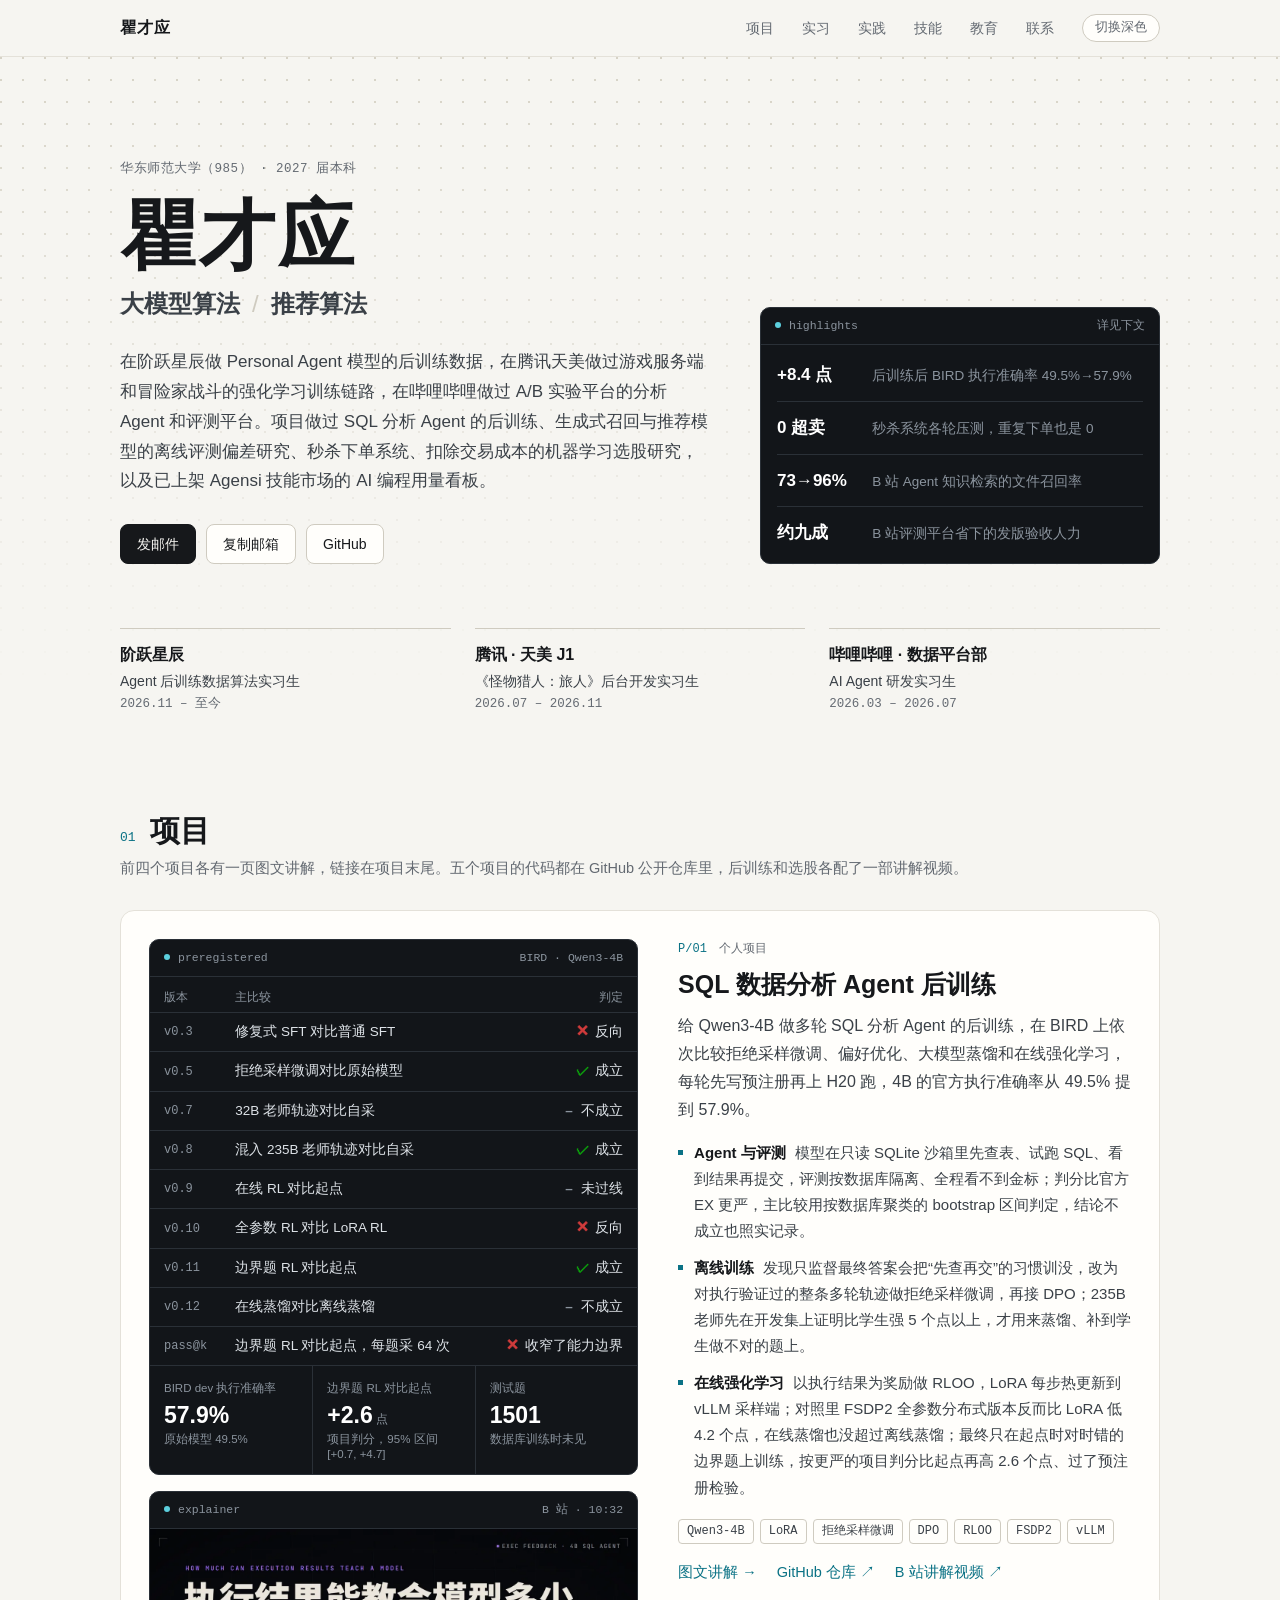
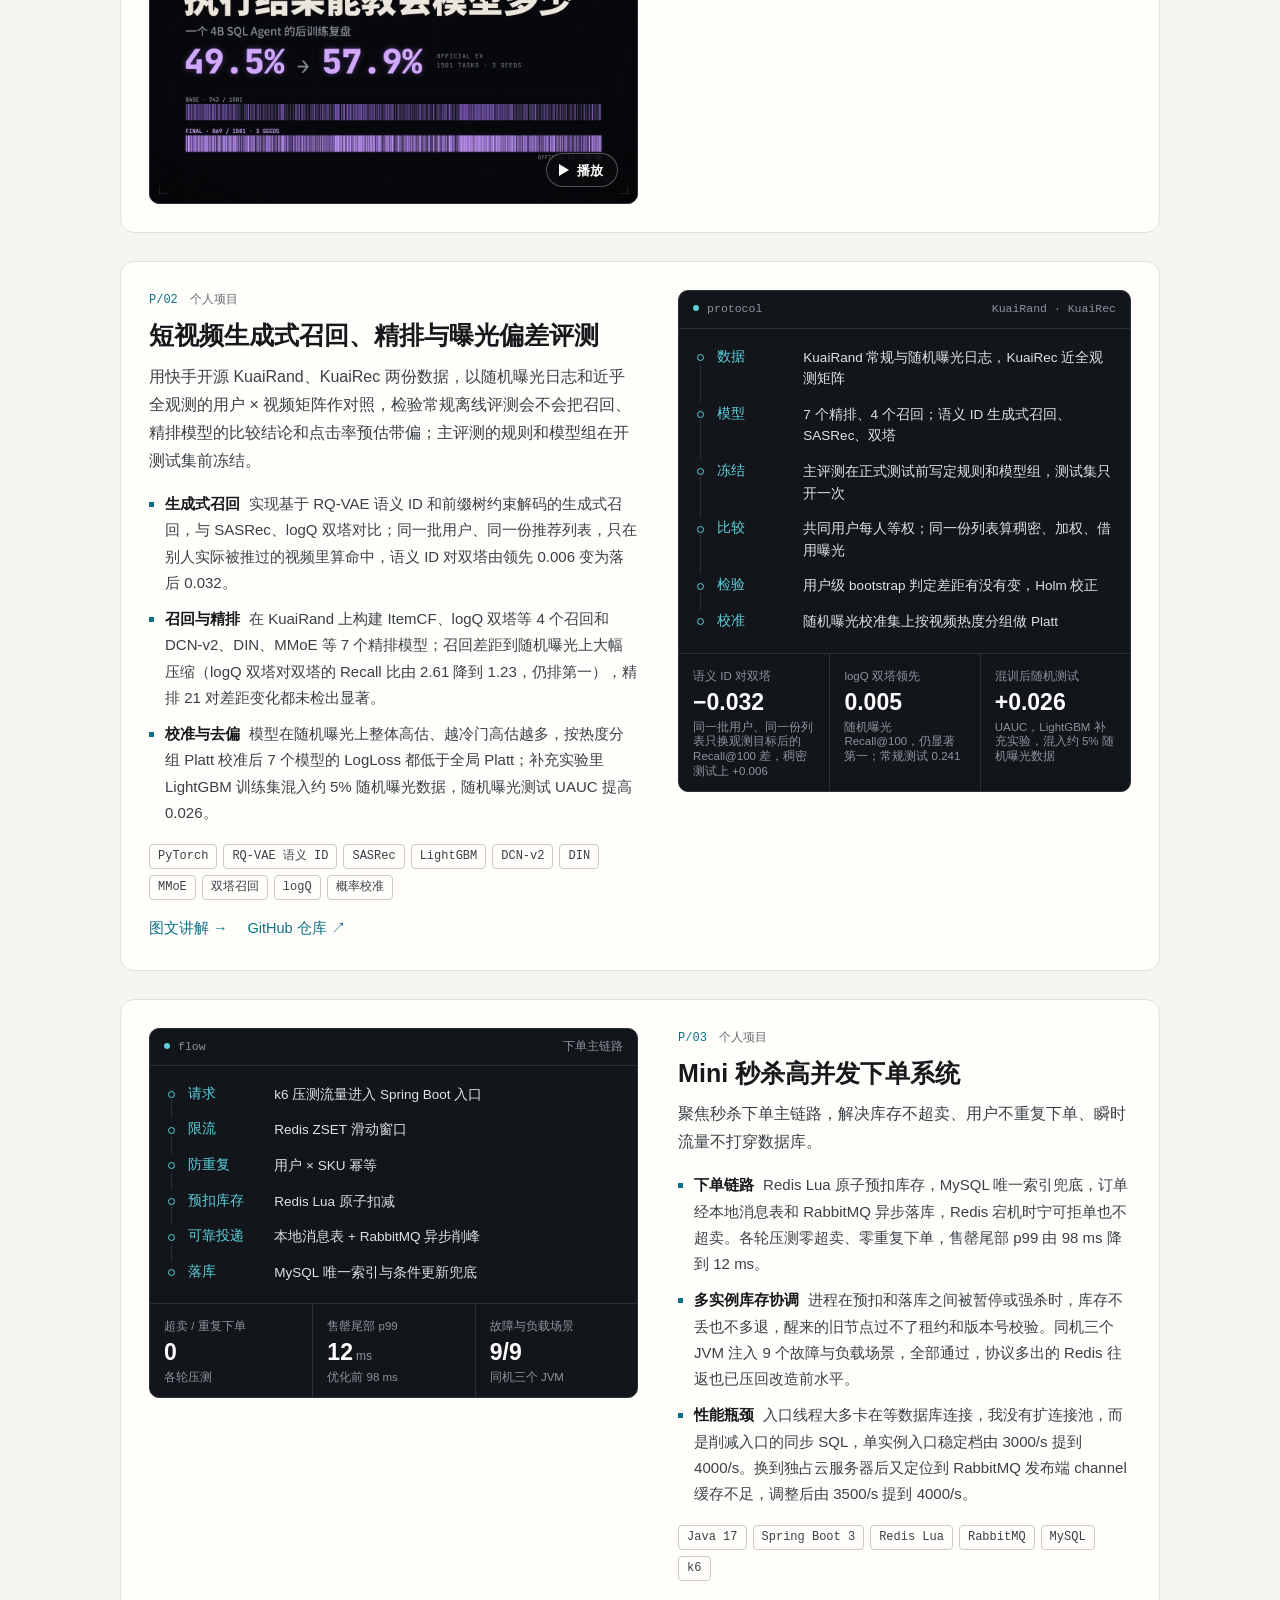
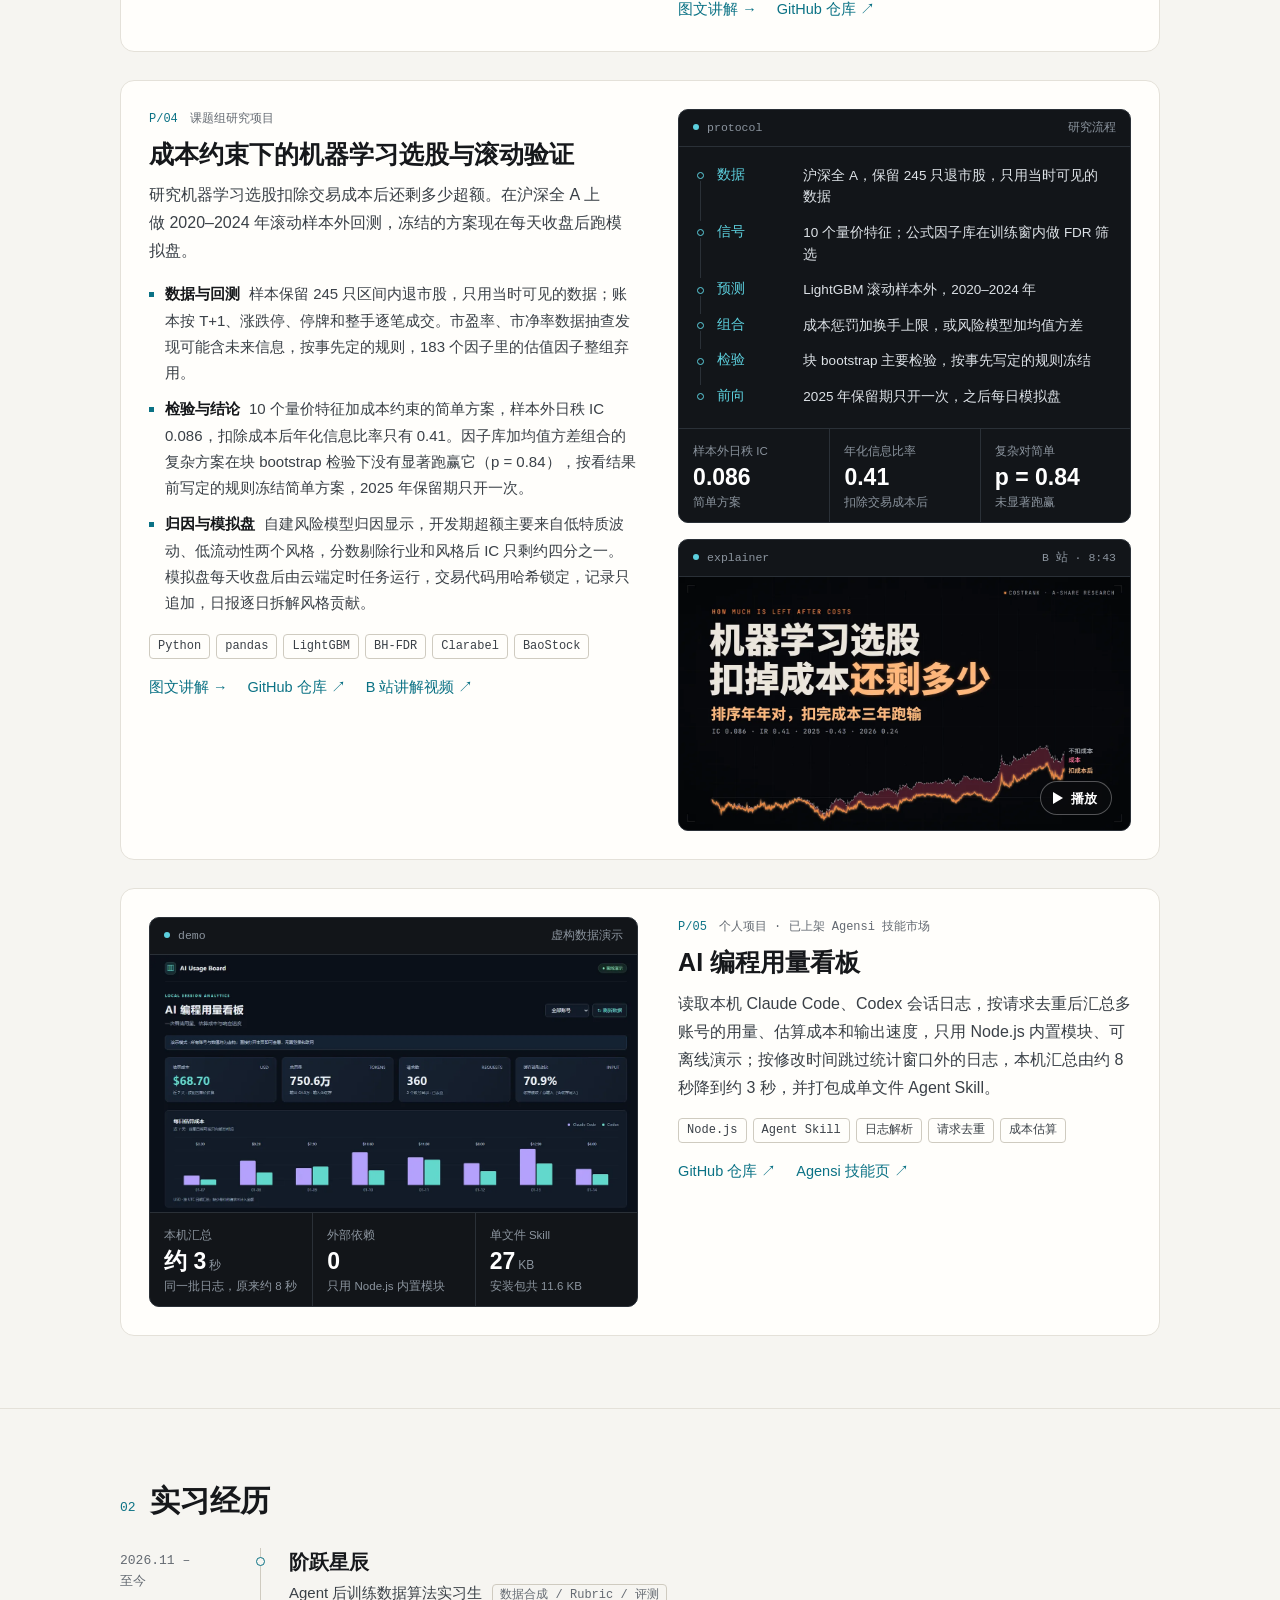
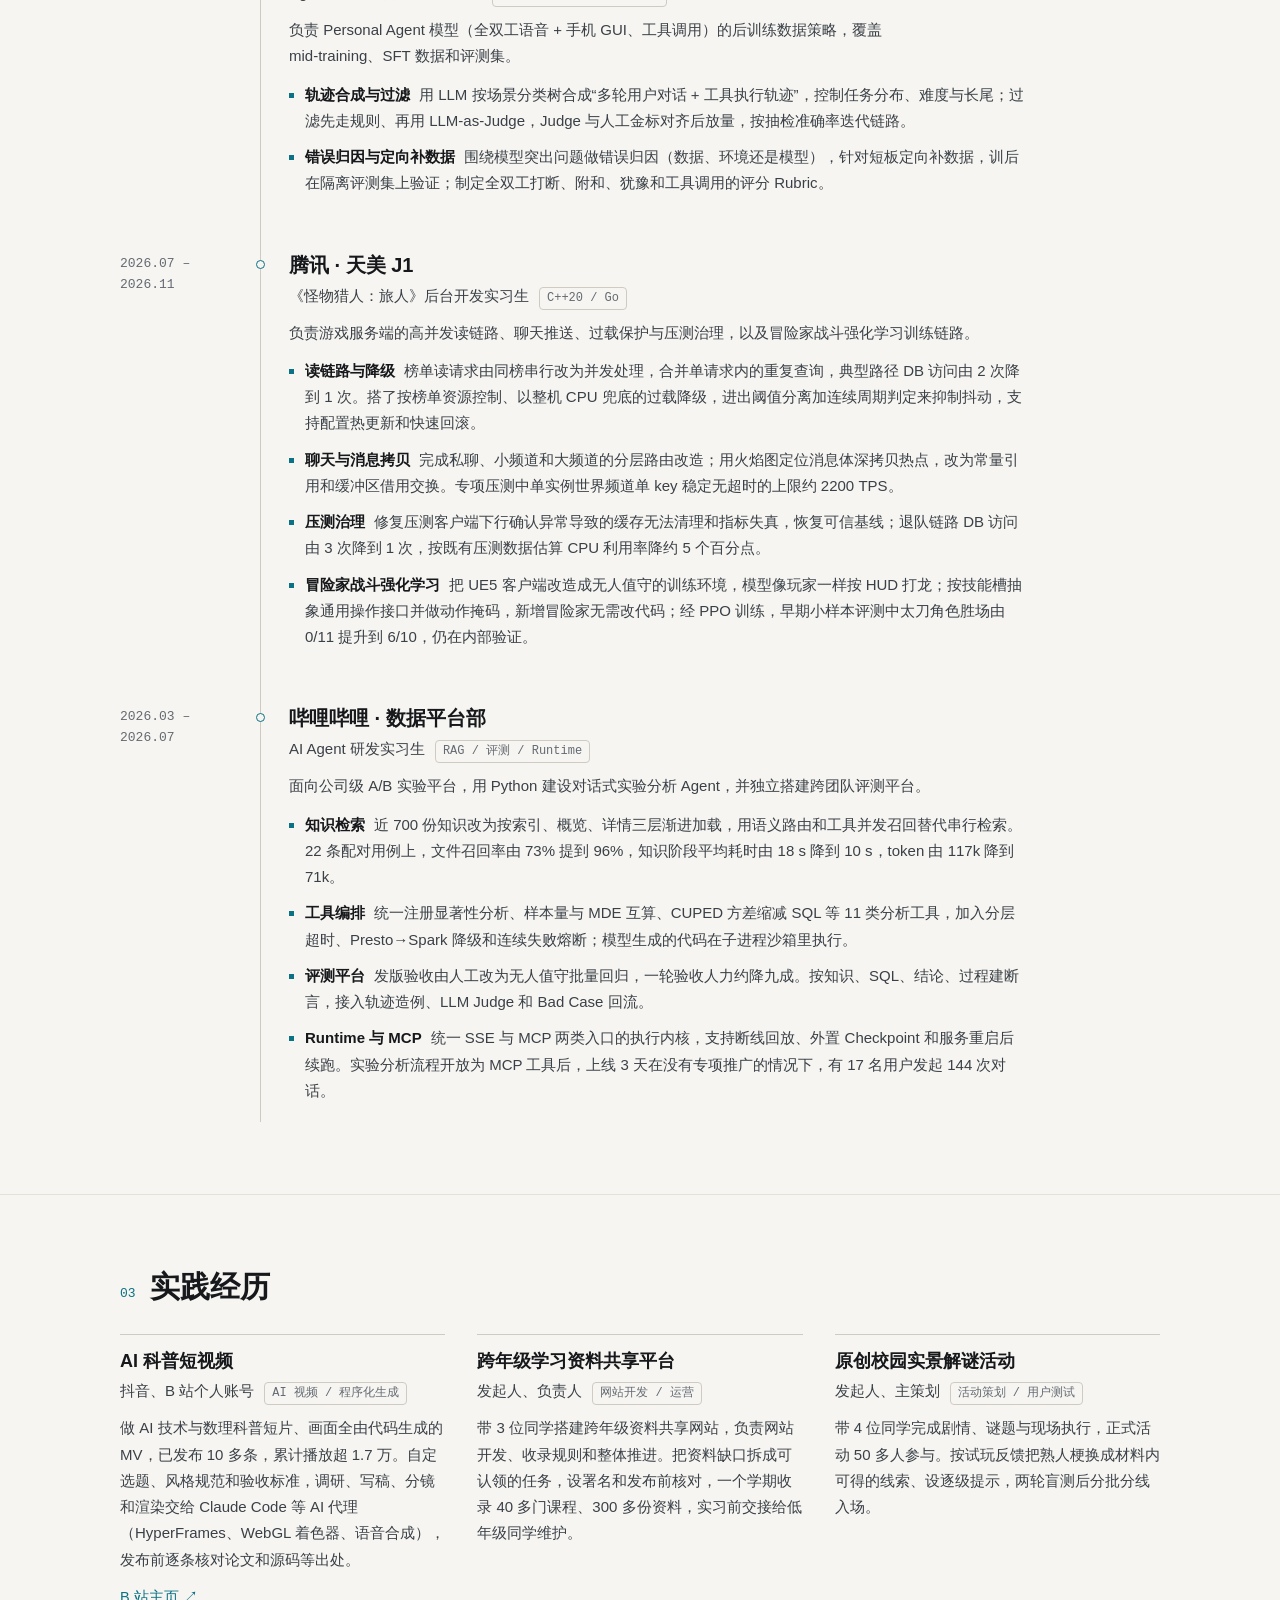
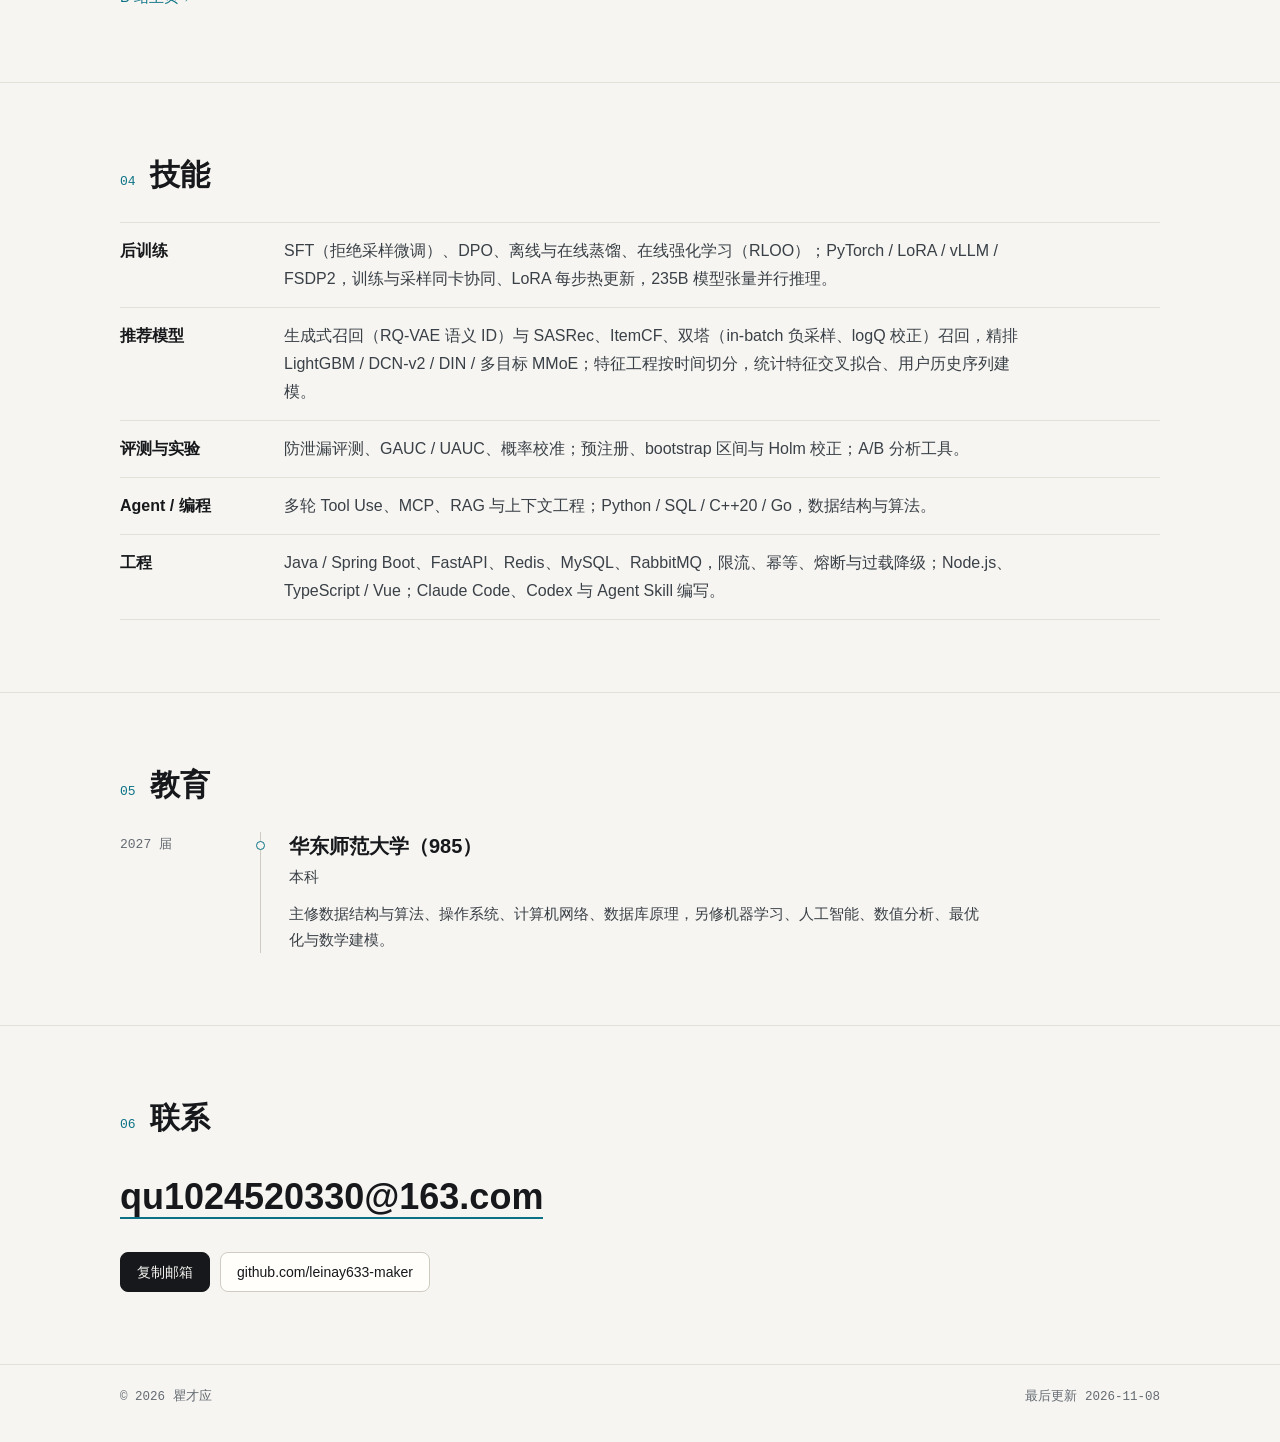
<file: index.html>
<!doctype html>
<html lang="zh-CN">
<head>
<meta charset="utf-8">
<meta name="viewport" content="width=device-width, initial-scale=1">
<meta name="renderer" content="webkit">
<title>瞿才应 · 大模型算法 / 推荐算法</title>
<meta name="description" content="瞿才应，华东师范大学 2027 届本科，求职大模型算法与推荐算法。实习经历：阶跃星辰、腾讯天美 J1、哔哩哔哩数据平台部。">
<meta name="robots" content="noindex">
<meta name="color-scheme" content="light dark">
<meta name="theme-color" content="#f6f5f1" media="(prefers-color-scheme: light)">
<meta name="theme-color" content="#0d0f12" media="(prefers-color-scheme: dark)">
<script>(function(){try{var t=localStorage.getItem("theme");if(t==="dark"||t==="light")document.documentElement.dataset.theme=t}catch(e){}})()</script>
<link rel="icon" href="favicon.svg" type="image/svg+xml">
<link rel="stylesheet" href="assets/css/site.css">
<script src="assets/js/site.js" defer></script>
</head>
<body>
<a class="skip" href="#main">跳到正文</a>

<header class="topbar">
  <div class="wrap topbar-inner">
    <a class="brand" href="#top">瞿才应</a>
    <div class="topbar-right">
    <nav class="nav" aria-label="页面导航">
      <a href="#projects">项目</a>
      <a href="#experience">实习</a>
      <a href="#activities">实践</a>
      <a href="#skills">技能</a>
      <a href="#education">教育</a>
      <a href="#contact">联系</a>
    </nav>
    <button class="theme-btn" type="button"><span class="tb-long">切换</span><span class="tb-mode">深色</span></button>
    </div>
  </div>
</header>

<main id="main">

<section class="hero" id="top">
  <div class="wrap">
    <div class="hero-grid">
      <div class="hero-text">
        <p class="eyebrow mono"><span>华东师范大学（985）</span> · <span>2027 届本科</span></p>
        <h1>瞿才应</h1>
        <p class="role">大模型算法<span class="slash">/</span>推荐算法</p>
        <p class="lede">在阶跃星辰做 Personal Agent 模型的后训练数据，在腾讯天美做过游戏服务端和冒险家战斗的强化学习训练链路，在哔哩哔哩做过 A/B 实验平台的分析 Agent 和评测平台。项目做过 SQL 分析 Agent 的后训练、生成式召回与推荐模型的离线评测偏差研究、秒杀下单系统、扣除交易成本的机器学习选股研究，以及已上架 Agensi 技能市场的 AI 编程用量看板。</p>
        <div class="actions">
          <a class="btn btn-primary" href="mailto:qu1024520330@163.com">发邮件</a>
          <button class="btn" type="button" data-copy="qu1024520330@163.com">复制邮箱</button>
          <a class="btn" href="https://github.com/leinay633-maker" target="_blank" rel="noopener">GitHub</a>
        </div>
      </div>
      <aside class="panel highlights" aria-label="几项结果">
        <div class="panel-bar mono"><span>highlights</span><span>详见下文</span></div>
        <dl>
          <div><dt>+8.4 点</dt><dd>后训练后 BIRD 执行准确率 49.5%→57.9%</dd></div>
          <div><dt>0 超卖</dt><dd>秒杀系统各轮压测，重复下单也是 0</dd></div>
          <div><dt>73→96%</dt><dd>B 站 Agent 知识检索的文件召回率</dd></div>
          <div><dt>约九成</dt><dd>B 站评测平台省下的发版验收人力</dd></div>
        </dl>
      </aside>
    </div>
    <ul class="orgs" aria-label="实习单位">
      <li><span class="org">阶跃星辰</span><span class="org-role">Agent 后训练数据算法实习生</span><span class="when mono">2026.11 – 至今</span></li>
      <li><span class="org">腾讯 · 天美 J1</span><span class="org-role">《怪物猎人：旅人》后台开发实习生</span><span class="when mono">2026.07 – 2026.11</span></li>
      <li><span class="org">哔哩哔哩 · 数据平台部</span><span class="org-role">AI Agent 研发实习生</span><span class="when mono">2026.03 – 2026.07</span></li>
    </ul>
  </div>
</section>

<section class="section" id="projects">
  <div class="wrap">
    <header class="section-head">
      <span class="section-no mono">01</span>
      <h2>项目</h2>
      <p class="section-note">前四个项目各有一页图文讲解，链接在项目末尾。五个项目的代码都在 GitHub 公开仓库里，后训练和选股各配了一部讲解视频。</p>
    </header>

    <article class="project">
      <div class="project-media">
        <div class="panel">
          <div class="panel-bar mono"><span>preregistered</span><span>BIRD · Qwen3-4B</span></div>
          <table class="ledger">
            <caption class="sr-only">各轮预注册实验的主比较与判定</caption>
            <thead>
              <tr><th scope="col">版本</th><th scope="col">主比较</th><th scope="col">判定</th></tr>
            </thead>
            <tbody>
              <tr><td class="mono">v0.3</td><td>修复式 SFT 对比普通 SFT</td><td><span class="verdict bad"><i aria-hidden="true">✕</i>反向</span></td></tr>
              <tr><td class="mono">v0.5</td><td>拒绝采样微调对比原始模型</td><td><span class="verdict good"><i aria-hidden="true">✓</i>成立</span></td></tr>
              <tr><td class="mono">v0.7</td><td>32B 老师轨迹对比自采</td><td><span class="verdict none"><i aria-hidden="true">–</i>不成立</span></td></tr>
              <tr><td class="mono">v0.8</td><td>混入 235B 老师轨迹对比自采</td><td><span class="verdict good"><i aria-hidden="true">✓</i>成立</span></td></tr>
              <tr><td class="mono">v0.9</td><td>在线 RL 对比起点</td><td><span class="verdict none"><i aria-hidden="true">–</i>未过线</span></td></tr>
              <tr><td class="mono">v0.10</td><td>全参数 RL 对比 LoRA RL</td><td><span class="verdict bad"><i aria-hidden="true">✕</i>反向</span></td></tr>
              <tr><td class="mono">v0.11</td><td>边界题 RL 对比起点</td><td><span class="verdict good"><i aria-hidden="true">✓</i>成立</span></td></tr>
              <tr><td class="mono">v0.12</td><td>在线蒸馏对比离线蒸馏</td><td><span class="verdict none"><i aria-hidden="true">–</i>不成立</span></td></tr>
              <tr><td class="mono">pass@k</td><td>边界题 RL 对比起点，每题采 64 次</td><td><span class="verdict bad"><i aria-hidden="true">✕</i>收窄了<span class="nb">能力边界</span></span></td></tr>
            </tbody>
          </table>
          <dl class="panel-metrics">
            <div><dt>BIRD dev 执行准确率</dt><dd>57.9%</dd><dd class="delta">原始模型 49.5%</dd></div>
            <div><dt>边界题 RL 对比起点</dt><dd>+2.6<small>点</small></dd><dd class="delta">项目判分，95% 区间 [+0.7, +4.7]</dd></div>
            <div><dt>测试题</dt><dd>1501</dd><dd class="delta">数据库训练时未见</dd></div>
          </dl>
        </div>
        <div class="panel video">
          <div class="panel-bar mono"><span>explainer</span><span>B 站 · 10:32</span></div>
          <button class="video-cover" type="button" data-bvid="BV1RfxV68EgG" data-title="执行结果能教会模型多少？给 4B 小模型做 SQL Agent 后训练" aria-label="播放讲解视频《执行结果能教会模型多少》，10 分 32 秒">
            <img src="assets/img/sql-agent-video.webp" width="1280" height="720" alt="" loading="lazy" decoding="async">
            <span class="video-play" aria-hidden="true">播放</span>
          </button>
        </div>
      </div>
      <div class="project-body">
        <p class="project-meta mono"><span>P/01</span><span>个人项目</span></p>
        <h3>SQL 数据分析 Agent 后训练</h3>
        <p class="project-lede">给 Qwen3-4B 做多轮 SQL 分析 Agent 的后训练，在 BIRD 上依次比较拒绝采样微调、偏好优化、大模型蒸馏和在线强化学习，每轮先写预注册再上 H20 跑，4B 的官方执行准确率从 49.5% 提到 57.9%。</p>
        <ul class="points">
          <li><b>Agent 与评测</b>模型在只读 SQLite 沙箱里先查表、试跑 SQL、看到结果再提交，评测按数据库隔离、全程看不到金标；判分比官方 EX 更严，主比较用按数据库聚类的 bootstrap 区间判定，结论不成立也照实记录。</li>
          <li><b>离线训练</b>发现只监督最终答案会把“先查再交”的习惯训没，改为对执行验证过的整条多轮轨迹做拒绝采样微调，再接 DPO；235B 老师先在开发集上证明比学生强 5 个点以上，才用来蒸馏、补到学生做不对的题上。</li>
          <li><b>在线强化学习</b>以执行结果为奖励做 RLOO，LoRA 每步热更新到 vLLM 采样端；对照里 FSDP2 全参数分布式版本反而比 LoRA 低 4.2 个点，在线蒸馏也没超过离线蒸馏；最终只在起点时对时错的边界题上训练，按更严的项目判分比起点再高 2.6 个点、过了预注册检验。</li>
        </ul>
        <ul class="tags"><li>Qwen3-4B</li><li>LoRA</li><li>拒绝采样微调</li><li>DPO</li><li>RLOO</li><li>FSDP2</li><li>vLLM</li></ul>
        <p class="links">
          <a class="internal" href="projects/sql-agent/">图文讲解</a>
          <a href="https://github.com/leinay633-maker/sql-agent-post-training" target="_blank" rel="noopener">GitHub 仓库</a>
          <a href="https://www.bilibili.com/video/BV1RfxV68EgG/" target="_blank" rel="noopener">B 站讲解视频</a>
        </p>
      </div>
    </article>

    <article class="project">
      <div class="project-media">
        <div class="panel">
          <div class="panel-bar mono"><span>protocol</span><span>KuaiRand · KuaiRec</span></div>
          <ol class="flow">
            <li><span class="k">数据</span><span class="v">KuaiRand 常规与随机曝光日志，KuaiRec 近全观测矩阵</span></li>
            <li><span class="k">模型</span><span class="v">7 个精排、4 个召回；语义 ID 生成式召回、SASRec、双塔</span></li>
            <li><span class="k">冻结</span><span class="v">主评测在正式测试前写定规则和模型组，测试集只开一次</span></li>
            <li><span class="k">比较</span><span class="v">共同用户每人等权；同一份列表算稠密、加权、借用曝光</span></li>
            <li><span class="k">检验</span><span class="v">用户级 bootstrap 判定差距有没有变，Holm 校正</span></li>
            <li><span class="k">校准</span><span class="v">随机曝光校准集上按视频热度分组做 Platt</span></li>
          </ol>
          <dl class="panel-metrics">
            <div><dt>语义 ID 对双塔</dt><dd>−0.032</dd><dd class="delta">同一批用户、同一份列表只换观测目标后的 Recall@100 差，稠密测试上 +0.006</dd></div>
            <div><dt>logQ 双塔领先</dt><dd>0.005</dd><dd class="delta">随机曝光 Recall@100，仍显著第一；常规测试 0.241</dd></div>
            <div><dt>混训后随机测试</dt><dd>+0.026</dd><dd class="delta">UAUC，LightGBM 补充实验，混入约 5% 随机曝光数据</dd></div>
          </dl>
        </div>
      </div>
      <div class="project-body">
        <p class="project-meta mono"><span>P/02</span><span>个人项目</span></p>
        <h3>短视频生成式召回、精排与曝光偏差评测</h3>
        <p class="project-lede">用快手开源 KuaiRand、KuaiRec 两份数据，以随机曝光日志和近乎全观测的用户 × 视频矩阵作对照，检验常规离线评测会不会把召回、精排模型的比较结论和点击率预估带偏；主评测的规则和模型组在开测试集前冻结。</p>
        <ul class="points">
          <li><b>生成式召回</b>实现基于 RQ-VAE 语义 ID 和前缀树约束解码的生成式召回，与 SASRec、logQ 双塔对比；同一批用户、同一份推荐列表，只在别人实际被推过的视频里算命中，语义 ID 对双塔由领先 0.006 变为落后 0.032。</li>
          <li><b>召回与精排</b>在 KuaiRand 上构建 ItemCF、logQ 双塔等 4 个召回和 DCN-v2、DIN、MMoE 等 7 个精排模型；召回差距到随机曝光上大幅压缩（logQ 双塔对双塔的 Recall 比由 2.61 降到 1.23，仍排第一），精排 21 对差距变化都未检出显著。</li>
          <li><b>校准与去偏</b>模型在随机曝光上整体高估、越冷门高估越多，按热度分组 Platt 校准后 7 个模型的 LogLoss 都低于全局 Platt；补充实验里 LightGBM 训练集混入约 5% 随机曝光数据，随机曝光测试 UAUC 提高 0.026。</li>
        </ul>
        <ul class="tags"><li>PyTorch</li><li>RQ-VAE 语义 ID</li><li>SASRec</li><li>LightGBM</li><li>DCN-v2</li><li>DIN</li><li>MMoE</li><li>双塔召回</li><li>logQ</li><li>概率校准</li></ul>
        <p class="links">
          <a class="internal" href="projects/rec-eval/">图文讲解</a>
          <a href="https://github.com/leinay633-maker/rec-exposure-bias" target="_blank" rel="noopener">GitHub 仓库</a>
        </p>
      </div>
    </article>

    <article class="project">
      <div class="project-media">
        <div class="panel">
          <div class="panel-bar mono"><span>flow</span><span>下单主链路</span></div>
          <ol class="flow">
            <li><span class="k">请求</span><span class="v">k6 压测流量进入 Spring Boot 入口</span></li>
            <li><span class="k">限流</span><span class="v">Redis ZSET 滑动窗口</span></li>
            <li><span class="k">防重复</span><span class="v">用户 × SKU 幂等</span></li>
            <li><span class="k">预扣库存</span><span class="v">Redis Lua 原子扣减</span></li>
            <li><span class="k">可靠投递</span><span class="v">本地消息表 + RabbitMQ 异步削峰</span></li>
            <li><span class="k">落库</span><span class="v">MySQL 唯一索引与条件更新兜底</span></li>
          </ol>
          <dl class="panel-metrics">
            <div><dt>超卖 / 重复下单</dt><dd>0</dd><dd class="delta">各轮压测</dd></div>
            <div><dt>售罄尾部 p99</dt><dd>12<small>ms</small></dd><dd class="delta">优化前 98 ms</dd></div>
            <div><dt>故障与负载场景</dt><dd>9/9</dd><dd class="delta">同机三个 JVM</dd></div>
          </dl>
        </div>
      </div>
      <div class="project-body">
        <p class="project-meta mono"><span>P/03</span><span>个人项目</span></p>
        <h3>Mini 秒杀高并发下单系统</h3>
        <p class="project-lede">聚焦秒杀下单主链路，解决库存不超卖、用户不重复下单、瞬时流量不打穿数据库。</p>
        <ul class="points">
          <li><b>下单链路</b>Redis Lua 原子预扣库存，MySQL 唯一索引兜底，订单经本地消息表和 RabbitMQ 异步落库，Redis 宕机时宁可拒单也不超卖。各轮压测零超卖、零重复下单，售罄尾部 p99 由 98 ms 降到 12 ms。</li>
          <li><b>多实例库存协调</b>进程在预扣和落库之间被暂停或强杀时，库存不丢也不多退，醒来的旧节点过不了租约和版本号校验。同机三个 JVM 注入 9 个故障与负载场景，全部通过，协议多出的 Redis 往返也已压回改造前水平。</li>
          <li><b>性能瓶颈</b>入口线程大多卡在等数据库连接，我没有扩连接池，而是削减入口的同步 SQL，单实例入口稳定档由 3000/s 提到 4000/s。换到独占云服务器后又定位到 RabbitMQ 发布端 channel 缓存不足，调整后由 3500/s 提到 4000/s。</li>
        </ul>
        <ul class="tags"><li>Java 17</li><li>Spring Boot 3</li><li>Redis Lua</li><li>RabbitMQ</li><li>MySQL</li><li>k6</li></ul>
        <p class="links">
          <a class="internal" href="projects/mini-seckill/">图文讲解</a>
          <a href="https://github.com/leinay633-maker/mini-seckill" target="_blank" rel="noopener">GitHub 仓库</a>
        </p>
      </div>
    </article>

    <article class="project">
      <div class="project-media">
        <div class="panel">
          <div class="panel-bar mono"><span>protocol</span><span>研究流程</span></div>
          <ol class="flow">
            <li><span class="k">数据</span><span class="v">沪深全 A，保留 245 只退市股，只用当时可见的数据</span></li>
            <li><span class="k">信号</span><span class="v">10 个量价特征；公式因子库在训练窗内做 FDR 筛选</span></li>
            <li><span class="k">预测</span><span class="v">LightGBM 滚动样本外，2020–2024 年</span></li>
            <li><span class="k">组合</span><span class="v">成本惩罚加换手上限，或风险模型加均值方差</span></li>
            <li><span class="k">检验</span><span class="v">块 bootstrap 主要检验，按事先写定的规则冻结</span></li>
            <li><span class="k">前向</span><span class="v">2025 年保留期只开一次，之后每日模拟盘</span></li>
          </ol>
          <dl class="panel-metrics">
            <div><dt>样本外日秩 IC</dt><dd>0.086</dd><dd class="delta">简单方案</dd></div>
            <div><dt>年化信息比率</dt><dd>0.41</dd><dd class="delta">扣除交易成本后</dd></div>
            <div><dt>复杂对简单</dt><dd>p&nbsp;=&nbsp;0.84</dd><dd class="delta">未显著跑赢</dd></div>
          </dl>
        </div>
        <div class="panel video">
          <div class="panel-bar mono"><span>explainer</span><span>B 站 · 8:43</span></div>
          <button class="video-cover" type="button" data-bvid="BV1z8x56uEhb" data-title="机器学习选股，扣掉成本还剩多少？一次沪深全 A 的样本外检验" aria-label="播放讲解视频《机器学习选股，扣掉成本还剩多少》，8 分 43 秒">
            <img src="assets/img/costrank-video.webp" width="1280" height="720" alt="" loading="lazy" decoding="async">
            <span class="video-play" aria-hidden="true">播放</span>
          </button>
        </div>
      </div>
      <div class="project-body">
        <p class="project-meta mono"><span>P/04</span><span>课题组研究项目</span></p>
        <h3>成本约束下的机器学习选股与滚动验证</h3>
        <p class="project-lede">研究机器学习选股扣除交易成本后还剩多少超额。在沪深全 A 上做 2020–2024 年滚动样本外回测，冻结的方案现在每天收盘后跑模拟盘。</p>
        <ul class="points">
          <li><b>数据与回测</b>样本保留 245 只区间内退市股，只用当时可见的数据；账本按 T+1、涨跌停、停牌和整手逐笔成交。市盈率、市净率数据抽查发现可能含未来信息，按事先定的规则，183 个因子里的估值因子整组弃用。</li>
          <li><b>检验与结论</b>10 个量价特征加成本约束的简单方案，样本外日秩 IC 0.086，扣除成本后年化信息比率只有 0.41。因子库加均值方差组合的复杂方案在块 bootstrap 检验下没有显著跑赢它（p&nbsp;=&nbsp;0.84），按看结果前写定的规则冻结简单方案，2025 年保留期只开一次。</li>
          <li><b>归因与模拟盘</b>自建风险模型归因显示，开发期超额主要来自低特质波动、低流动性两个风格，分数剔除行业和风格后 IC 只剩约四分之一。模拟盘每天收盘后由云端定时任务运行，交易代码用哈希锁定，记录只追加，日报逐日拆解风格贡献。</li>
        </ul>
        <ul class="tags"><li>Python</li><li>pandas</li><li>LightGBM</li><li>BH-FDR</li><li>Clarabel</li><li>BaoStock</li></ul>
        <p class="links">
          <a class="internal" href="projects/costrank/">图文讲解</a>
          <a href="https://github.com/leinay633-maker/costrank" target="_blank" rel="noopener">GitHub 仓库</a>
          <a href="https://www.bilibili.com/video/BV1z8x56uEhb/" target="_blank" rel="noopener">B 站讲解视频</a>
        </p>
      </div>
    </article>

    <article class="project">
      <div class="project-media">
        <div class="panel">
          <div class="panel-bar mono"><span>demo</span><span>虚构数据演示</span></div>
          <img src="assets/img/ai-usage-board-demo.webp" width="1280" height="675" alt="AI 编程用量看板的演示页：估算成本、总用量、请求数、缓存读取占比和每日估算成本柱状图，数据均为虚构" loading="lazy" decoding="async">
          <dl class="panel-metrics">
            <div><dt>本机汇总</dt><dd>约 3<small>秒</small></dd><dd class="delta">同一批日志，原来约 8 秒</dd></div>
            <div><dt>外部依赖</dt><dd>0</dd><dd class="delta">只用 Node.js 内置模块</dd></div>
            <div><dt>单文件 Skill</dt><dd>27<small>KB</small></dd><dd class="delta">安装包共 11.6 KB</dd></div>
          </dl>
        </div>
      </div>
      <div class="project-body">
        <p class="project-meta mono"><span>P/05</span><span>个人项目 · 已上架 Agensi 技能市场</span></p>
        <h3>AI 编程用量看板</h3>
        <p class="project-lede">读取本机 Claude Code、Codex 会话日志，按请求去重后汇总多账号的用量、估算成本和输出速度，只用 Node.js 内置模块、可离线演示；按修改时间跳过统计窗口外的日志，本机汇总由约 8 秒降到约 3 秒，并打包成单文件 Agent Skill。</p>
        <ul class="tags"><li>Node.js</li><li>Agent Skill</li><li>日志解析</li><li>请求去重</li><li>成本估算</li></ul>
        <p class="links">
          <a href="https://github.com/leinay633-maker/ai-usage-board" target="_blank" rel="noopener">GitHub 仓库</a>
          <a href="https://agensi.io/skills/ai-usage-board-claude-code-codex-usage-summary" target="_blank" rel="noopener">Agensi 技能页</a>
        </p>
      </div>
    </article>
  </div>
</section>

<section class="section" id="experience">
  <div class="wrap">
    <header class="section-head">
      <span class="section-no mono">02</span>
      <h2>实习经历</h2>
    </header>

    <ol class="timeline">
      <li class="exp">
        <p class="exp-when mono"><span>2026.11</span><span>至今</span></p>
        <div class="exp-main">
          <h3>阶跃星辰</h3>
          <p class="exp-role">Agent 后训练数据算法实习生<span class="mono">数据合成 / Rubric / 评测</span></p>
          <p class="exp-sum">负责 Personal Agent 模型（全双工语音 + 手机 GUI、工具调用）的后训练数据策略，覆盖 <span class="nowrap">mid-training</span>、SFT 数据和评测集。</p>
          <ul class="points">
            <li><b>轨迹合成与过滤</b>用 LLM 按场景分类树合成“多轮用户对话 + 工具执行轨迹”，控制任务分布、难度与长尾；过滤先走规则、再用 <span class="nowrap">LLM-as-Judge</span>，Judge 与人工金标对齐后放量，按抽检准确率迭代链路。</li>
            <li><b>错误归因与定向补数据</b>围绕模型突出问题做错误归因（数据、环境还是模型），针对短板定向补数据，训后在隔离评测集上验证；制定全双工打断、附和、犹豫和工具调用的评分 Rubric。</li>
          </ul>
        </div>
      </li>
      <li class="exp">
        <p class="exp-when mono"><span>2026.07</span><span>2026.11</span></p>
        <div class="exp-main">
          <h3>腾讯 · 天美 J1</h3>
          <p class="exp-role">《怪物猎人：旅人》后台开发实习生<span class="mono">C++20 / Go</span></p>
          <p class="exp-sum">负责游戏服务端的高并发读链路、聊天推送、过载保护与压测治理，以及冒险家战斗强化学习训练链路。</p>
          <ul class="points">
            <li><b>读链路与降级</b>榜单读请求由同榜串行改为并发处理，合并单请求内的重复查询，典型路径 DB 访问由 2 次降到 1 次。搭了按榜单资源控制、以整机 CPU 兜底的过载降级，进出阈值分离加连续周期判定来抑制抖动，支持配置热更新和快速回滚。</li>
            <li><b>聊天与消息拷贝</b>完成私聊、小频道和大频道的分层路由改造；用火焰图定位消息体深拷贝热点，改为常量引用和缓冲区借用交换。专项压测中单实例世界频道单 key 稳定无超时的上限约 2200 TPS。</li>
            <li><b>压测治理</b>修复压测客户端下行确认异常导致的缓存无法清理和指标失真，恢复可信基线；退队链路 DB 访问由 3 次降到 1 次，按既有压测数据估算 CPU 利用率降约 5 个百分点。</li>
            <li><b>冒险家战斗强化学习</b>把 UE5 客户端改造成无人值守的训练环境，模型像玩家一样按 HUD 打龙；按技能槽抽象通用操作接口并做动作掩码，新增冒险家无需改代码；经 PPO 训练，早期小样本评测中太刀角色胜场由 0/11 提升到 6/10，仍在内部验证。</li>
          </ul>
        </div>
      </li>
      <li class="exp">
        <p class="exp-when mono"><span>2026.03</span><span>2026.07</span></p>
        <div class="exp-main">
          <h3>哔哩哔哩 · 数据平台部</h3>
          <p class="exp-role">AI Agent 研发实习生<span class="mono">RAG / 评测 / Runtime</span></p>
          <p class="exp-sum">面向公司级 A/B 实验平台，用 Python 建设对话式实验分析 Agent，并独立搭建跨团队评测平台。</p>
          <ul class="points">
            <li><b>知识检索</b>近 700 份知识改为按索引、概览、详情三层渐进加载，用语义路由和工具并发召回替代串行检索。22 条配对用例上，文件召回率由 73% 提到 96%，知识阶段平均耗时由 18 s 降到 10 s，token 由 117k 降到 71k。</li>
            <li><b>工具编排</b>统一注册显著性分析、样本量与 MDE 互算、CUPED 方差缩减 SQL 等 11 类分析工具，加入分层超时、Presto→Spark 降级和连续失败熔断；模型生成的代码在子进程沙箱里执行。</li>
            <li><b>评测平台</b>发版验收由人工改为无人值守批量回归，一轮验收人力约降九成。按知识、SQL、结论、过程建断言，接入轨迹造例、LLM Judge 和 Bad Case 回流。</li>
            <li><b>Runtime 与 MCP</b>统一 SSE 与 MCP 两类入口的执行内核，支持断线回放、外置 Checkpoint 和服务重启后续跑。实验分析流程开放为 MCP 工具后，上线 3 天在没有专项推广的情况下，有 17 名用户发起 144 次对话。</li>
          </ul>
        </div>
      </li>
    </ol>
  </div>
</section>

<section class="section" id="activities">
  <div class="wrap">
    <header class="section-head">
      <span class="section-no mono">03</span>
      <h2>实践经历</h2>
    </header>
    <ul class="extras">
      <li>
        <h3>AI 科普短视频</h3>
        <p class="exp-role">抖音、B 站个人账号<span class="mono">AI 视频 / 程序化生成</span></p>
        <p class="exp-sum">做 AI 技术与数理科普短片、画面全由代码生成的 MV，已发布 10 多条，累计播放超 1.7 万。自定选题、风格规范和验收标准，调研、写稿、分镜和渲染交给 Claude Code 等 AI 代理（HyperFrames、WebGL 着色器、语音合成），发布前逐条核对论文和源码等出处。</p>
        <p class="links"><a href="https://space.bilibili.com/497616266" target="_blank" rel="noopener">B 站主页</a></p>
      </li>
      <li>
        <h3>跨年级学习资料共享平台</h3>
        <p class="exp-role">发起人、负责人<span class="mono">网站开发 / 运营</span></p>
        <p class="exp-sum">带 3 位同学搭建跨年级资料共享网站，负责网站开发、收录规则和整体推进。把资料缺口拆成可认领的任务，设署名和发布前核对，一个学期收录 40 多门课程、300 多份资料，实习前交接给低年级同学维护。</p>
      </li>
      <li>
        <h3>原创校园实景解谜活动</h3>
        <p class="exp-role">发起人、主策划<span class="mono">活动策划 / 用户测试</span></p>
        <p class="exp-sum">带 4 位同学完成剧情、谜题与现场执行，正式活动 50 多人参与。按试玩反馈把熟人梗换成材料内可得的线索、设逐级提示，两轮盲测后分批分线入场。</p>
      </li>
    </ul>
  </div>
</section>

<section class="section" id="skills">
  <div class="wrap">
    <header class="section-head">
      <span class="section-no mono">04</span>
      <h2>技能</h2>
    </header>
    <dl class="skills">
      <div><dt>后训练</dt><dd>SFT（拒绝采样微调）、DPO、离线与在线蒸馏、在线强化学习（RLOO）；PyTorch / LoRA / vLLM / FSDP2，训练与采样同卡协同、LoRA 每步热更新，235B 模型张量并行推理。</dd></div>
      <div><dt>推荐模型</dt><dd>生成式召回（RQ-VAE 语义 ID）与 SASRec、ItemCF、双塔（in-batch 负采样、logQ 校正）召回，精排 LightGBM / DCN-v2 / DIN / 多目标 MMoE；特征工程按时间切分，统计特征交叉拟合、用户历史序列建模。</dd></div>
      <div><dt>评测与实验</dt><dd>防泄漏评测、GAUC / UAUC、概率校准；预注册、bootstrap 区间与 Holm 校正；A/B 分析工具。</dd></div>
      <div><dt>Agent / 编程</dt><dd>多轮 Tool Use、MCP、RAG 与上下文工程；Python / SQL / C++20 / Go，数据结构与算法。</dd></div>
      <div><dt>工程</dt><dd>Java / Spring Boot、FastAPI、Redis、MySQL、RabbitMQ，限流、幂等、熔断与过载降级；Node.js、TypeScript / Vue；Claude Code、Codex 与 Agent Skill 编写。</dd></div>
    </dl>
  </div>
</section>

<section class="section" id="education">
  <div class="wrap">
    <header class="section-head">
      <span class="section-no mono">05</span>
      <h2>教育</h2>
    </header>
    <div class="exp edu">
      <p class="exp-when mono"><span class="solo">2027 届</span></p>
      <div class="exp-main">
        <h3>华东师范大学（985）</h3>
        <p class="exp-role">本科</p>
        <p class="exp-sum">主修数据结构与算法、操作系统、计算机网络、数据库原理，另修机器学习、人工智能、数值分析、最优化与数学建模。</p>
      </div>
    </div>
  </div>
</section>

<section class="section contact" id="contact">
  <div class="wrap">
    <header class="section-head">
      <span class="section-no mono">06</span>
      <h2>联系</h2>
    </header>
    <p class="contact-mail"><a href="mailto:qu1024520330@163.com">qu1024520330@163.com</a></p>
    <div class="actions">
      <button class="btn btn-primary" type="button" data-copy="qu1024520330@163.com">复制邮箱</button>
      <a class="btn" href="https://github.com/leinay633-maker" target="_blank" rel="noopener">github.com/leinay633-maker</a>
    </div>
  </div>
</section>

</main>

<footer class="footer">
  <div class="wrap footer-inner mono">
    <span>© 2026 瞿才应</span>
    <span>最后更新 2026-11-08</span>
  </div>
</footer>
</body>
</html>
</file>
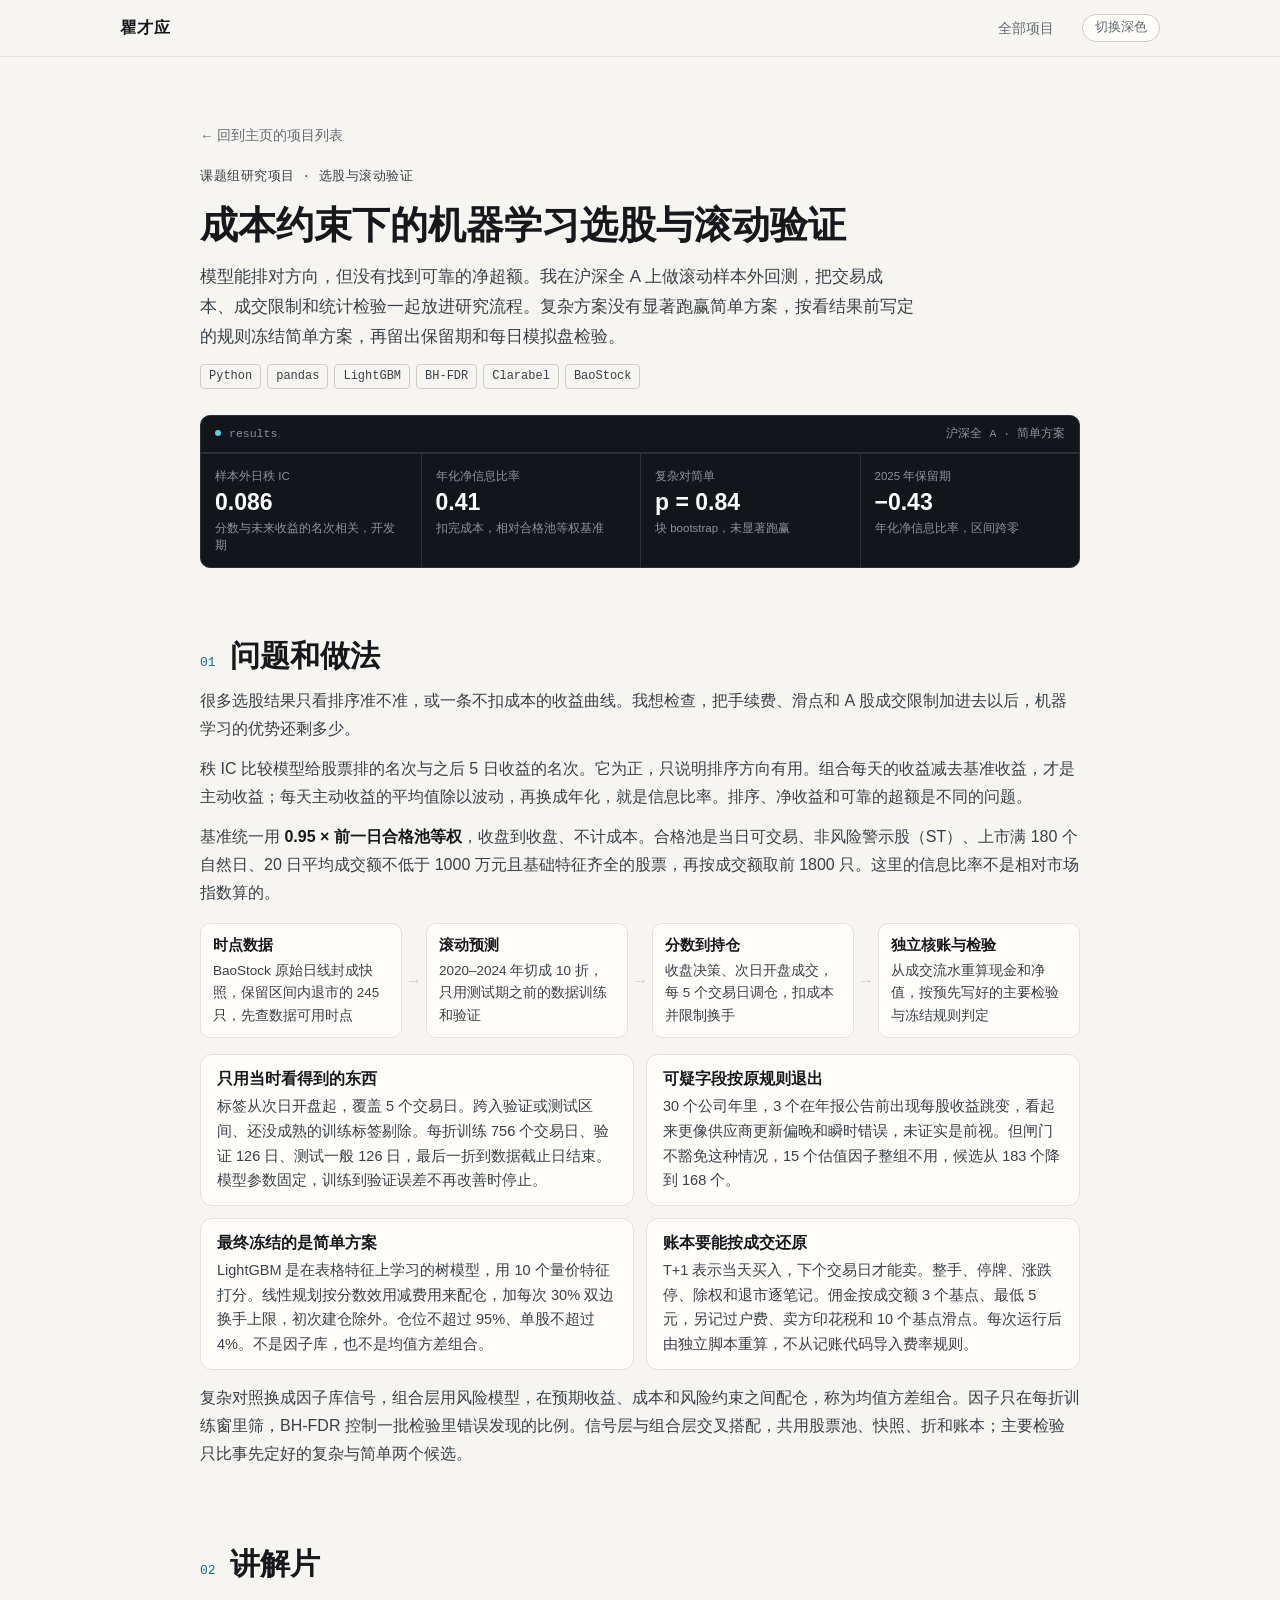
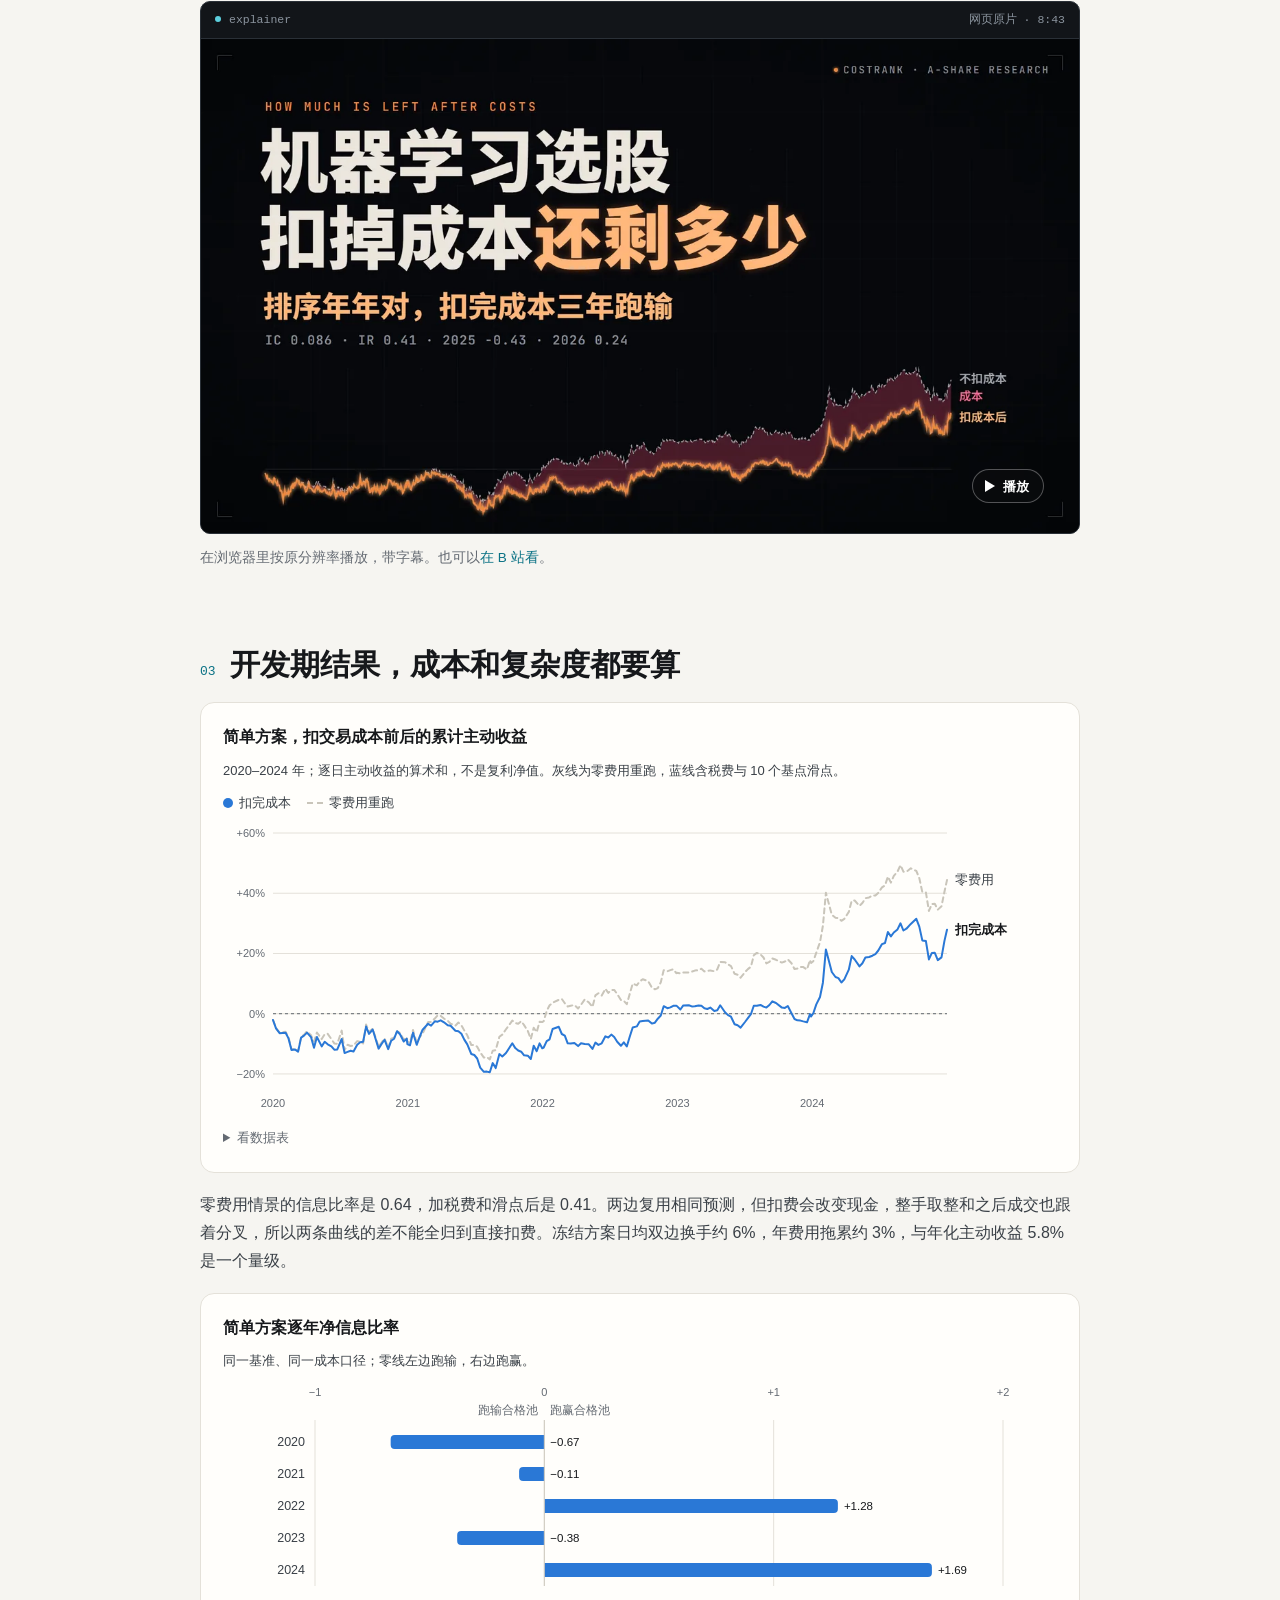
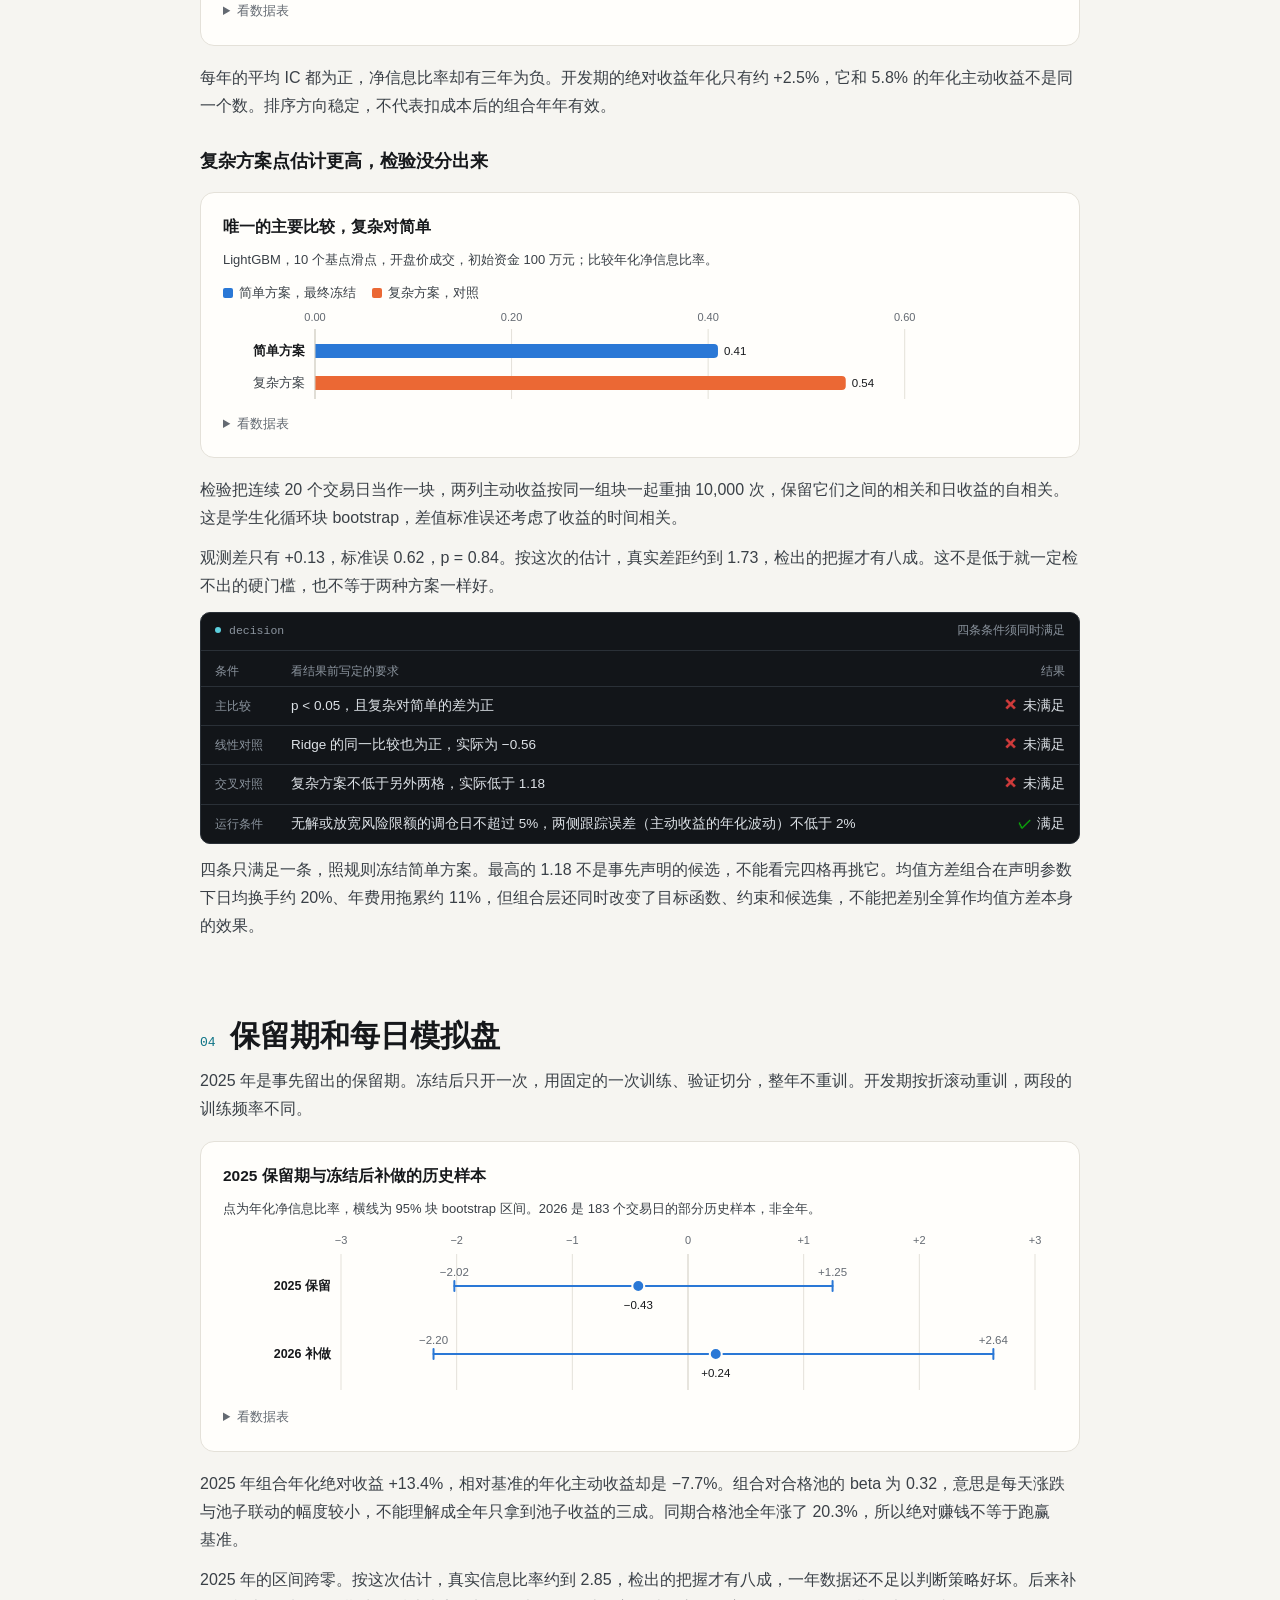
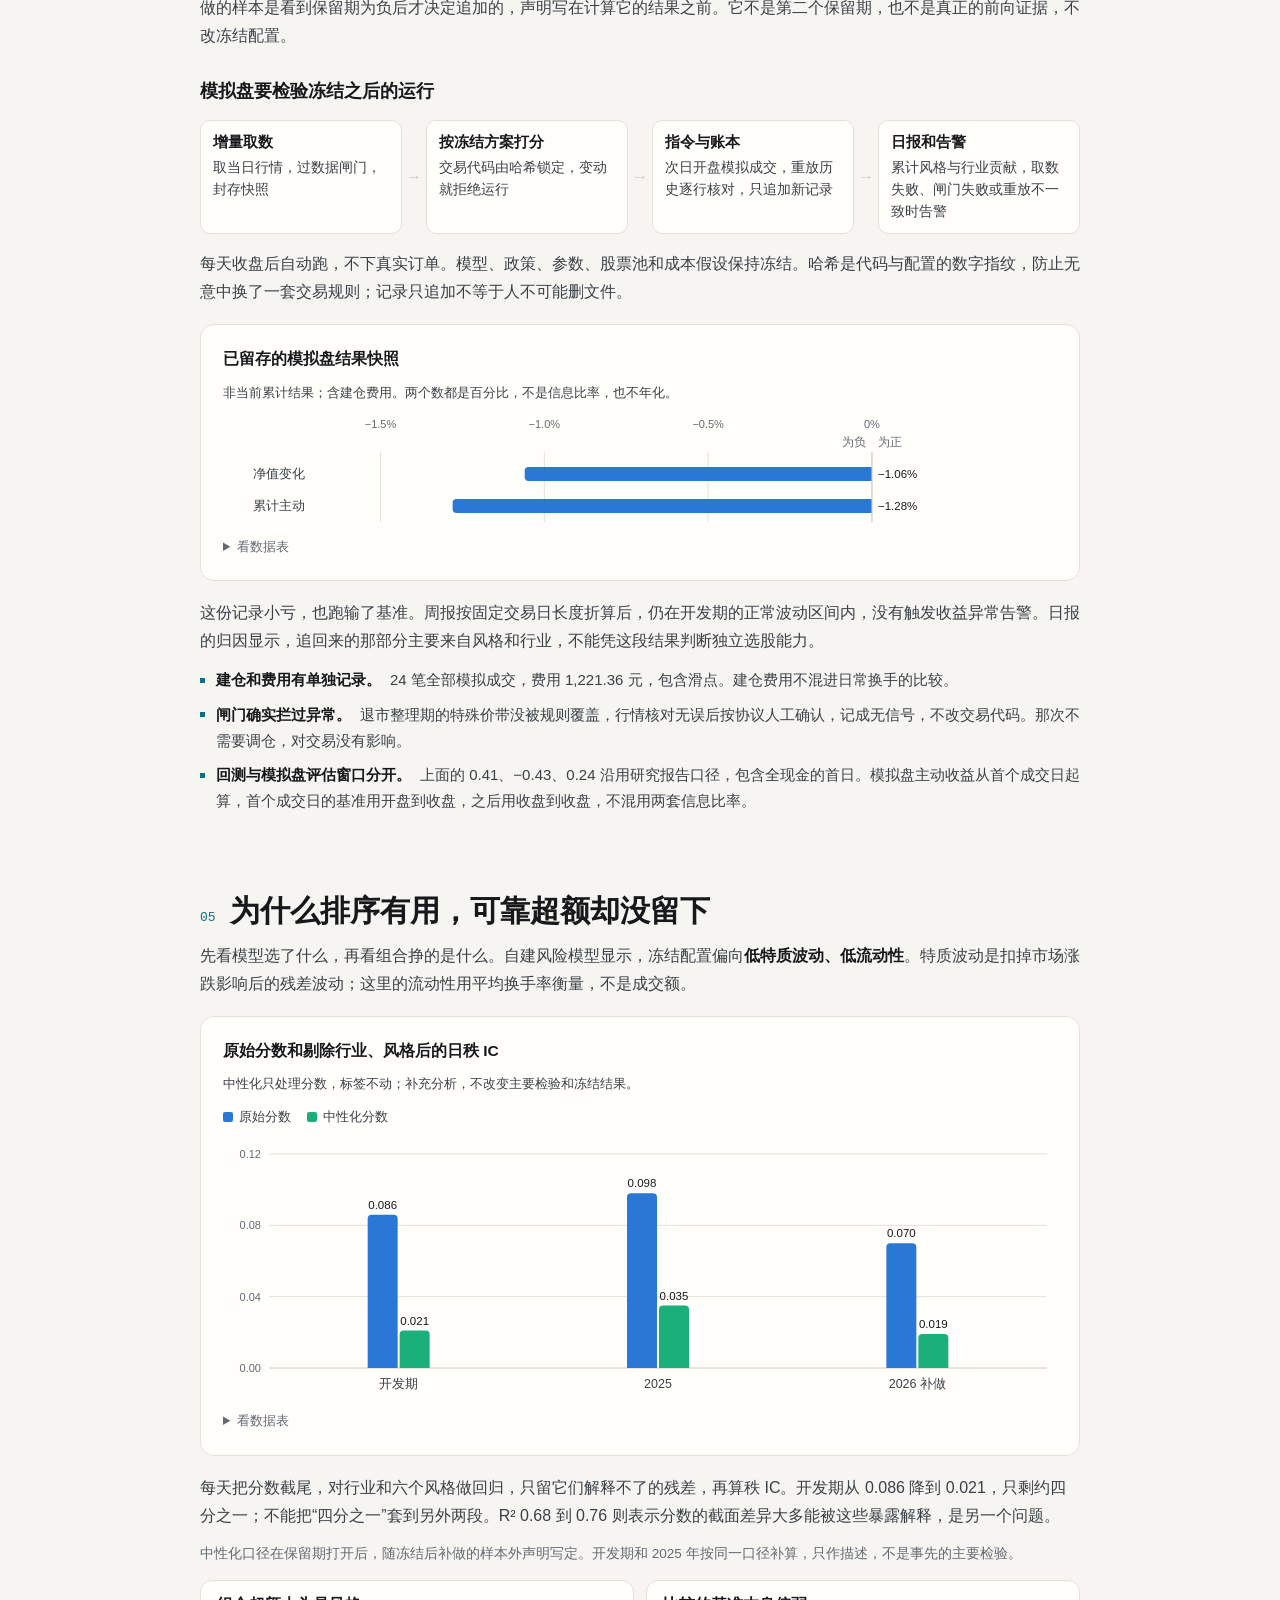
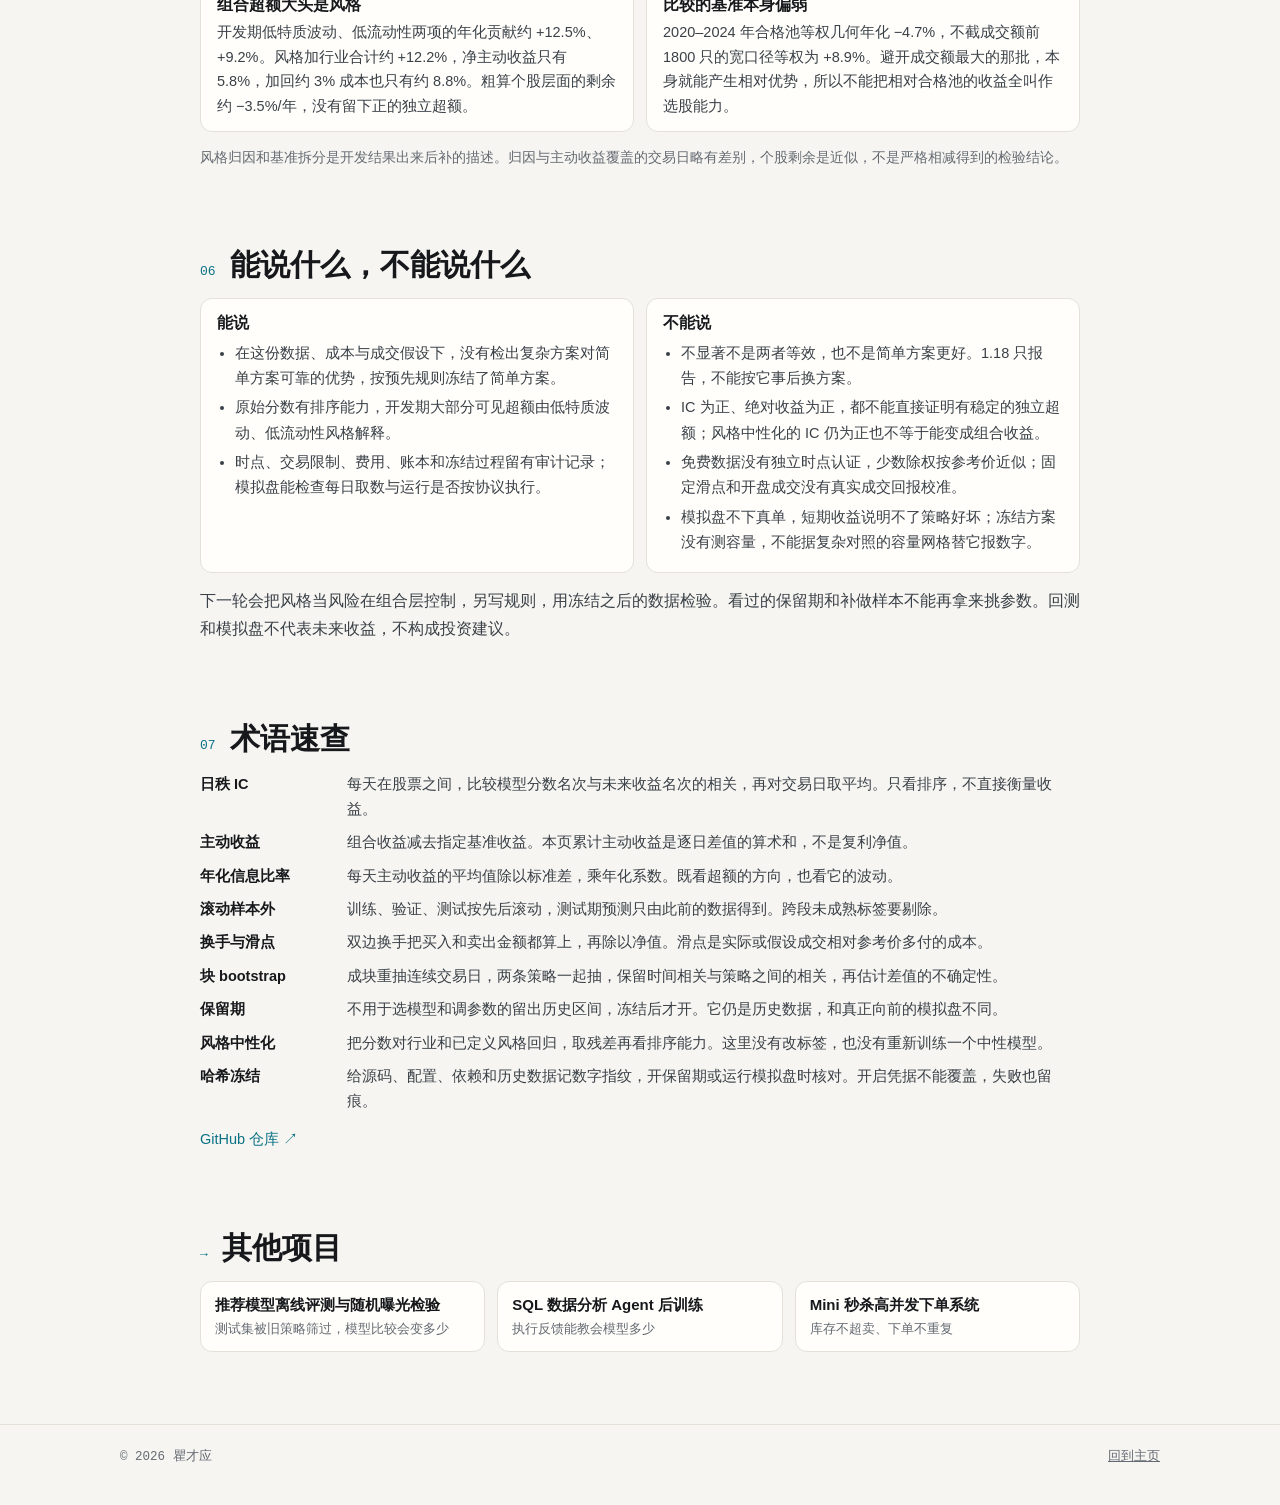
<file: projects/costrank/index.html>
<!doctype html>
<html lang="zh-CN">
<head>
<meta charset="utf-8">
<meta name="viewport" content="width=device-width, initial-scale=1">
<meta name="renderer" content="webkit">
<title>成本约束下的机器学习选股与滚动验证 · 瞿才应</title>
<meta name="description" content="沪深全 A 的机器学习选股研究。沿着数据时点、滚动样本外、交易成本、块 bootstrap、保留期和每日模拟盘，看排序能力能否变成可靠的净超额。">
<meta name="robots" content="noindex">
<meta name="color-scheme" content="light dark">
<script>(function(){try{var t=localStorage.getItem("theme");if(t==="dark"||t==="light")document.documentElement.dataset.theme=t}catch(e){}})()</script>
<link rel="icon" href="../../favicon.svg" type="image/svg+xml">
<link rel="stylesheet" href="../../assets/css/site.css">
<link rel="stylesheet" href="../../assets/css/explainer.css">
<script src="../../assets/js/site.js" defer></script>
<script src="../../assets/js/charts.js"></script>
</head>
<body>
<a class="skip" href="#main">跳到正文</a>

<header class="topbar">
  <div class="wrap topbar-inner">
    <a class="brand" href="../../">瞿才应</a>
    <div class="topbar-right">
      <nav class="nav" aria-label="页面导航">
        <a href="../../#projects">全部项目</a>
      </nav>
      <button class="theme-btn" type="button"><span class="tb-long">切换</span><span class="tb-mode">深色</span></button>
    </div>
  </div>
</header>

<main id="main" class="wrap">
<article class="ex">

<header class="ex-hero">
  <a class="ex-back" href="../../#projects">← 回到主页的项目列表</a>
  <p class="eyebrow mono"><span>课题组研究项目</span> · <span>选股与滚动验证</span></p>
  <h1>成本约束下的机器学习选股与滚动验证</h1>
  <p class="ex-lede">模型能排对方向，但没有找到可靠的净超额。我在沪深全 A 上做滚动样本外回测，把交易成本、成交限制和统计检验一起放进研究流程。复杂方案没有显著跑赢简单方案，按看结果前写定的规则冻结简单方案，再留出保留期和每日模拟盘检验。</p>
  <ul class="tags"><li>Python</li><li>pandas</li><li>LightGBM</li><li>BH-FDR</li><li>Clarabel</li><li>BaoStock</li></ul>
  <div class="panel">
    <div class="panel-bar mono"><span>results</span><span>沪深全 A · 简单方案</span></div>
    <dl class="panel-metrics four">
      <div><dt>样本外日秩 IC</dt><dd>0.086</dd><dd class="delta">分数与未来收益的名次相关，开发期</dd></div>
      <div><dt>年化净信息比率</dt><dd>0.41</dd><dd class="delta">扣完成本，相对合格池等权基准</dd></div>
      <div><dt>复杂对简单</dt><dd>p = 0.84</dd><dd class="delta">块 bootstrap，未显著跑赢</dd></div>
      <div><dt>2025 年保留期</dt><dd>−0.43</dd><dd class="delta">年化净信息比率，区间跨零</dd></div>
    </dl>
  </div>
</header>

<section class="ex-sec" id="problem">
  <header class="section-head"><span class="section-no mono">01</span><h2>问题和做法</h2></header>
  <p>很多选股结果只看排序准不准，或一条不扣成本的收益曲线。我想检查，把手续费、滑点和 A 股成交限制加进去以后，机器学习的优势还剩多少。</p>
  <p>秩 IC 比较模型给股票排的名次与之后 5 日收益的名次。它为正，只说明排序方向有用。组合每天的收益减去基准收益，才是主动收益；每天主动收益的平均值除以波动，再换成年化，就是信息比率。排序、净收益和可靠的超额是不同的问题。</p>
  <p>基准统一用 <b>0.95 × 前一日合格池等权</b>，收盘到收盘、不计成本。合格池是当日可交易、非风险警示股（ST）、上市满 180 个自然日、20 日平均成交额不低于 1000 万元且基础特征齐全的股票，再按成交额取前 1800 只。这里的信息比率不是相对市场指数算的。</p>

  <div class="ex-steps">
    <div class="ex-step"><b>时点数据</b>BaoStock 原始日线封成快照，保留区间内退市的 245 只，先查数据可用时点</div>
    <div class="ex-arrow" aria-hidden="true">→</div>
    <div class="ex-step"><b>滚动预测</b>2020–2024 年切成 10 折，只用测试期之前的数据训练和验证</div>
    <div class="ex-arrow" aria-hidden="true">→</div>
    <div class="ex-step"><b>分数到持仓</b>收盘决策、次日开盘成交，每 5 个交易日调仓，扣成本并限制换手</div>
    <div class="ex-arrow" aria-hidden="true">→</div>
    <div class="ex-step"><b>独立核账与检验</b>从成交流水重算现金和净值，按预先写好的主要检验与冻结规则判定</div>
  </div>

  <div class="ex-boxes">
    <div class="ex-box"><h4>只用当时看得到的东西</h4><p>标签从次日开盘起，覆盖 5 个交易日。跨入验证或测试区间、还没成熟的训练标签剔除。每折训练 756 个交易日、验证 126 日、测试一般 126 日，最后一折到数据截止日结束。模型参数固定，训练到验证误差不再改善时停止。</p></div>
    <div class="ex-box"><h4>可疑字段按原规则退出</h4><p>30 个公司年里，3 个在年报公告前出现每股收益跳变，看起来更像供应商更新偏晚和瞬时错误，未证实是前视。但闸门不豁免这种情况，15 个估值因子整组不用，候选从 183 个降到 168 个。</p></div>
    <div class="ex-box"><h4>最终冻结的是简单方案</h4><p>LightGBM 是在表格特征上学习的树模型，用 10 个量价特征打分。线性规划按分数效用减费用来配仓，加每次 30% 双边换手上限，初次建仓除外。仓位不超过 95%、单股不超过 4%。不是因子库，也不是均值方差组合。</p></div>
    <div class="ex-box"><h4>账本要能按成交还原</h4><p>T+1 表示当天买入，下个交易日才能卖。整手、停牌、涨跌停、除权和退市逐笔记。佣金按成交额 3 个基点、最低 5 元，另记过户费、卖方印花税和 10 个基点滑点。每次运行后由独立脚本重算，不从记账代码导入费率规则。</p></div>
  </div>
  <p>复杂对照换成因子库信号，组合层用风险模型，在预期收益、成本和风险约束之间配仓，称为均值方差组合。因子只在每折训练窗里筛，BH-FDR 控制一批检验里错误发现的比例。信号层与组合层交叉搭配，共用股票池、快照、折和账本；主要检验只比事先定好的复杂与简单两个候选。</p>
</section>

<section class="ex-sec" id="film">
  <header class="section-head"><span class="section-no mono">02</span><h2>讲解片</h2></header>
  <div class="panel ex-film">
    <div class="panel-bar mono"><span>explainer</span><span>网页原片 · 8:43</span></div>
    <button class="video-cover" type="button" data-film="../../films/costrank/film.html" data-title="机器学习选股，扣掉成本还剩多少" aria-label="播放讲解片《机器学习选股，扣掉成本还剩多少》，8 分 43 秒">
      <img src="../../assets/img/costrank-video.webp" width="1280" height="720" alt="" loading="lazy" decoding="async">
      <span class="video-play" aria-hidden="true">播放</span>
    </button>
  </div>
  <p class="ex-film-alt">在浏览器里按原分辨率播放，带字幕。也可以<a href="https://www.bilibili.com/video/BV1z8x56uEhb/" target="_blank" rel="noopener">在 B 站看</a>。</p>
</section>

<section class="ex-sec" id="results">
  <header class="section-head"><span class="section-no mono">03</span><h2>开发期结果，成本和复杂度都要算</h2></header>
  <div class="cx-card">
    <h4>简单方案，扣交易成本前后的累计主动收益</h4>
    <p class="cx-sub">2020–2024 年；逐日主动收益的算术和，不是复利净值。灰线为零费用重跑，蓝线含税费与 10 个基点滑点。</p>
    <div class="cx-legend"><span><i style="background:var(--c1)"></i>扣完成本</span><span><i class="dash" style="border-color:var(--cdim)"></i>零费用重跑</span></div>
    <div id="c-cost"></div>
    <details class="cx-data"><summary>看数据表</summary><div class="cx-scroll">
      <table class="cx-table"><thead><tr><th>行情日期</th><th>扣完成本累计主动收益</th><th>零费用重跑累计主动收益</th></tr></thead><tbody id="cost-data"></tbody></table>
      <p class="ex-note">曲线与表格使用同一组抽样点，保留年末点；累计值先从完整逐日收益计算，再抽样。</p>
    </div></details>
  </div>
  <p>零费用情景的信息比率是 0.64，加税费和滑点后是 0.41。两边复用相同预测，但扣费会改变现金，整手取整和之后成交也跟着分叉，所以两条曲线的差不能全归到直接扣费。冻结方案日均双边换手约 6%，年费用拖累约 3%，与年化主动收益 5.8% 是一个量级。</p>

  <div class="cx-card">
    <h4>简单方案逐年净信息比率</h4>
    <p class="cx-sub">同一基准、同一成本口径；零线左边跑输，右边跑赢。</p>
    <div id="c-year"></div>
    <details class="cx-data"><summary>看数据表</summary><div class="cx-scroll">
      <table class="cx-table"><tr><th>年份</th><th>日秩 IC</th><th>年化净信息比率</th></tr>
      <tr><td>2020</td><td>0.079</td><td>−0.67</td></tr>
      <tr><td>2021</td><td>0.069</td><td>−0.11</td></tr>
      <tr><td>2022</td><td>0.095</td><td>+1.28</td></tr>
      <tr><td>2023</td><td>0.082</td><td>−0.38</td></tr>
      <tr><td>2024</td><td>0.104</td><td>+1.69</td></tr></table>
    </div></details>
  </div>
  <p>每年的平均 IC 都为正，净信息比率却有三年为负。开发期的绝对收益年化只有约 +2.5%，它和 5.8% 的年化主动收益不是同一个数。排序方向稳定，不代表扣成本后的组合年年有效。</p>

  <h3>复杂方案点估计更高，检验没分出来</h3>
  <div class="cx-card">
    <h4>唯一的主要比较，复杂对简单</h4>
    <p class="cx-sub">LightGBM，10 个基点滑点，开盘价成交，初始资金 100 万元；比较年化净信息比率。</p>
    <div class="cx-legend"><span><i class="bar" style="background:var(--c1)"></i>简单方案，最终冻结</span><span><i class="bar" style="background:var(--c2)"></i>复杂方案，对照</span></div>
    <div id="c-main"></div>
    <details class="cx-data"><summary>看数据表</summary><div class="cx-scroll">
      <table class="cx-table"><tr><th>搭配</th><th>年化净信息比率</th><th>用途</th></tr>
      <tr><td>10 个量价特征 + 成本约束</td><td>0.41</td><td>简单候选，冻结</td></tr>
      <tr><td>因子库 + 均值方差</td><td>0.54</td><td>复杂候选，主要比较</td></tr>
      <tr><td>因子库 + 成本约束</td><td>1.18</td><td>只报告，不参与冻结</td></tr>
      <tr><td>10 个量价特征 + 均值方差</td><td>−0.24</td><td>只报告，不参与冻结</td></tr></table>
      <table class="cx-table"><tr><th>主要检验</th><th>数值</th></tr>
      <tr><td>复杂 − 简单</td><td>+0.13</td></tr><tr><td>差值标准误</td><td>0.62</td></tr>
      <tr><td>双侧 p 值</td><td>0.84</td></tr><tr><td>80% 功效的最小可检出差</td><td>1.73</td></tr></table>
    </div></details>
  </div>
  <p>检验把连续 20 个交易日当作一块，两列主动收益按同一组块一起重抽 10,000 次，保留它们之间的相关和日收益的自相关。这是学生化循环块 bootstrap，差值标准误还考虑了收益的时间相关。</p>
  <p>观测差只有 +0.13，标准误 0.62，p = 0.84。按这次的估计，真实差距约到 1.73，检出的把握才有八成。这不是低于就一定检不出的硬门槛，也不等于两种方案一样好。</p>
  <div class="panel">
    <div class="panel-bar mono"><span>decision</span><span>四条条件须同时满足</span></div>
    <table class="ledger">
      <tr><th>条件</th><th>看结果前写定的要求</th><th>结果</th></tr>
      <tr><td>主比较</td><td>p &lt; 0.05，且复杂对简单的差为正</td><td class="verdict bad"><i aria-hidden="true">✕</i>未满足</td></tr>
      <tr><td>线性对照</td><td>Ridge 的同一比较也为正，实际为 −0.56</td><td class="verdict bad"><i aria-hidden="true">✕</i>未满足</td></tr>
      <tr><td>交叉对照</td><td>复杂方案不低于另外两格，实际低于 1.18</td><td class="verdict bad"><i aria-hidden="true">✕</i>未满足</td></tr>
      <tr><td>运行条件</td><td>无解或放宽风险限额的调仓日不超过 5%，两侧跟踪误差（主动收益的年化波动）不低于 2%</td><td class="verdict good"><i aria-hidden="true">✓</i>满足</td></tr>
    </table>
  </div>
  <p>四条只满足一条，照规则冻结简单方案。最高的 1.18 不是事先声明的候选，不能看完四格再挑它。均值方差组合在声明参数下日均换手约 20%、年费用拖累约 11%，但组合层还同时改变了目标函数、约束和候选集，不能把差别全算作均值方差本身的效果。</p>
</section>

<section class="ex-sec" id="holdout">
  <header class="section-head"><span class="section-no mono">04</span><h2>保留期和每日模拟盘</h2></header>
  <p>2025 年是事先留出的保留期。冻结后只开一次，用固定的一次训练、验证切分，整年不重训。开发期按折滚动重训，两段的训练频率不同。</p>
  <div class="cx-card">
    <h4>2025 保留期与冻结后补做的历史样本</h4>
    <p class="cx-sub">点为年化净信息比率，横线为 95% 块 bootstrap 区间。2026 是 183 个交易日的部分历史样本，非全年。</p>
    <div id="c-hold"></div>
    <details class="cx-data"><summary>看数据表</summary><div class="cx-scroll">
      <table class="cx-table"><tr><th>样本</th><th>年化净信息比率</th><th>95% 区间</th><th>定位</th></tr>
      <tr><td>2025 年</td><td>−0.43</td><td>−2.02 至 +1.25</td><td>事先留出，只开一次</td></tr>
      <tr><td>2026 年部分样本</td><td>0.24</td><td>−2.20 至 +2.64</td><td>冻结后补做，只描述</td></tr></table>
    </div></details>
  </div>
  <p>2025 年组合年化绝对收益 +13.4%，相对基准的年化主动收益却是 −7.7%。组合对合格池的 beta 为 0.32，意思是每天涨跌与池子联动的幅度较小，不能理解成全年只拿到池子收益的三成。同期合格池全年涨了 20.3%，所以绝对赚钱不等于跑赢基准。</p>
  <p>2025 年的区间跨零。按这次估计，真实信息比率约到 2.85，检出的把握才有八成，一年数据还不足以判断策略好坏。后来补做的样本是看到保留期为负后才决定追加的，声明写在计算它的结果之前。它不是第二个保留期，也不是真正的前向证据，不改冻结配置。</p>

  <h3>模拟盘要检验冻结之后的运行</h3>
  <div class="ex-steps">
    <div class="ex-step"><b>增量取数</b>取当日行情，过数据闸门，封存快照</div>
    <div class="ex-arrow" aria-hidden="true">→</div>
    <div class="ex-step"><b>按冻结方案打分</b>交易代码由哈希锁定，变动就拒绝运行</div>
    <div class="ex-arrow" aria-hidden="true">→</div>
    <div class="ex-step"><b>指令与账本</b>次日开盘模拟成交，重放历史逐行核对，只追加新记录</div>
    <div class="ex-arrow" aria-hidden="true">→</div>
    <div class="ex-step"><b>日报和告警</b>累计风格与行业贡献，取数失败、闸门失败或重放不一致时告警</div>
  </div>
  <p>每天收盘后自动跑，不下真实订单。模型、政策、参数、股票池和成本假设保持冻结。哈希是代码与配置的数字指纹，防止无意中换了一套交易规则；记录只追加不等于人不可能删文件。</p>
  <div class="cx-card">
    <h4>已留存的模拟盘结果快照</h4>
    <p class="cx-sub">非当前累计结果；含建仓费用。两个数都是百分比，不是信息比率，也不年化。</p>
    <div id="c-paper"></div>
    <details class="cx-data"><summary>看数据表</summary><div class="cx-scroll">
      <table class="cx-table"><tr><th>指标</th><th>留存记录</th><th>口径</th></tr>
      <tr><td>净值变化</td><td>−1.06%</td><td>含建仓费用</td></tr>
      <tr><td>累计主动收益</td><td>−1.28%</td><td>从首个成交日起，逐日主动收益算术相加</td></tr></table>
    </div></details>
  </div>
  <p>这份记录小亏，也跑输了基准。周报按固定交易日长度折算后，仍在开发期的正常波动区间内，没有触发收益异常告警。日报的归因显示，追回来的那部分主要来自风格和行业，不能凭这段结果判断独立选股能力。</p>
  <ul class="points">
    <li><b>建仓和费用有单独记录。</b>24 笔全部模拟成交，费用 1,221.36 元，包含滑点。建仓费用不混进日常换手的比较。</li>
    <li><b>闸门确实拦过异常。</b>退市整理期的特殊价带没被规则覆盖，行情核对无误后按协议人工确认，记成无信号，不改交易代码。那次不需要调仓，对交易没有影响。</li>
    <li><b>回测与模拟盘评估窗口分开。</b>上面的 0.41、−0.43、0.24 沿用研究报告口径，包含全现金的首日。模拟盘主动收益从首个成交日起算，首个成交日的基准用开盘到收盘，之后用收盘到收盘，不混用两套信息比率。</li>
  </ul>
</section>

<section class="ex-sec" id="why">
  <header class="section-head"><span class="section-no mono">05</span><h2>为什么排序有用，可靠超额却没留下</h2></header>
  <p>先看模型选了什么，再看组合挣的是什么。自建风险模型显示，冻结配置偏向<b>低特质波动、低流动性</b>。特质波动是扣掉市场涨跌影响后的残差波动；这里的流动性用平均换手率衡量，不是成交额。</p>
  <div class="cx-card">
    <h4>原始分数和剔除行业、风格后的日秩 IC</h4>
    <p class="cx-sub">中性化只处理分数，标签不动；补充分析，不改变主要检验和冻结结果。</p>
    <div class="cx-legend"><span><i class="bar" style="background:var(--c1)"></i>原始分数</span><span><i class="bar" style="background:var(--c3)"></i>中性化分数</span></div>
    <div id="c-neutral"></div>
    <details class="cx-data"><summary>看数据表</summary><div class="cx-scroll">
      <table class="cx-table"><tr><th>样本</th><th>原始 IC</th><th>中性化 IC</th><th>分数对暴露的截面 R²</th></tr>
      <tr><td>2020–2024 开发期</td><td>0.086</td><td>0.021</td><td>0.68</td></tr>
      <tr><td>2025 保留期</td><td>0.098</td><td>0.035</td><td>0.76</td></tr>
      <tr><td>2026 部分历史样本</td><td>0.070</td><td>0.019</td><td>0.76</td></tr></table>
    </div></details>
  </div>
  <p>每天把分数截尾，对行业和六个风格做回归，只留它们解释不了的残差，再算秩 IC。开发期从 0.086 降到 0.021，只剩约四分之一；不能把“四分之一”套到另外两段。R² 0.68 到 0.76 则表示分数的截面差异大多能被这些暴露解释，是另一个问题。</p>
  <p class="ex-note">中性化口径在保留期打开后，随冻结后补做的样本外声明写定。开发期和 2025 年按同一口径补算，只作描述，不是事先的主要检验。</p>
  <div class="ex-boxes">
    <div class="ex-box"><h4>组合超额大头是风格</h4><p>开发期低特质波动、低流动性两项的年化贡献约 +12.5%、+9.2%。风格加行业合计约 +12.2%，净主动收益只有 5.8%，加回约 3% 成本也只有约 8.8%。粗算个股层面的剩余约 −3.5%/年，没有留下正的独立超额。</p></div>
    <div class="ex-box"><h4>比较的基准本身偏弱</h4><p>2020–2024 年合格池等权几何年化 −4.7%，不截成交额前 1800 只的宽口径等权为 +8.9%。避开成交额最大的那批，本身就能产生相对优势，所以不能把相对合格池的收益全叫作选股能力。</p></div>
  </div>
  <p class="ex-note">风格归因和基准拆分是开发结果出来后补的描述。归因与主动收益覆盖的交易日略有差别，个股剩余是近似，不是严格相减得到的检验结论。</p>
</section>

<section class="ex-sec" id="limits">
  <header class="section-head"><span class="section-no mono">06</span><h2>能说什么，不能说什么</h2></header>
  <div class="ex-boxes">
    <div class="ex-box"><h4>能说</h4><ul>
      <li>在这份数据、成本与成交假设下，没有检出复杂方案对简单方案可靠的优势，按预先规则冻结了简单方案。</li>
      <li>原始分数有排序能力，开发期大部分可见超额由低特质波动、低流动性风格解释。</li>
      <li>时点、交易限制、费用、账本和冻结过程留有审计记录；模拟盘能检查每日取数与运行是否按协议执行。</li>
    </ul></div>
    <div class="ex-box"><h4>不能说</h4><ul>
      <li>不显著不是两者等效，也不是简单方案更好。1.18 只报告，不能按它事后换方案。</li>
      <li>IC 为正、绝对收益为正，都不能直接证明有稳定的独立超额；风格中性化的 IC 仍为正也不等于能变成组合收益。</li>
      <li>免费数据没有独立时点认证，少数除权按参考价近似；固定滑点和开盘成交没有真实成交回报校准。</li>
      <li>模拟盘不下真单，短期收益说明不了策略好坏；冻结方案没有测容量，不能据复杂对照的容量网格替它报数字。</li>
    </ul></div>
  </div>
  <p>下一轮会把风格当风险在组合层控制，另写规则，用冻结之后的数据检验。看过的保留期和补做样本不能再拿来挑参数。回测和模拟盘不代表未来收益，不构成投资建议。</p>
</section>

<section class="ex-sec" id="glossary">
  <header class="section-head"><span class="section-no mono">07</span><h2>术语速查</h2></header>
  <dl class="ex-gloss">
    <dt>日秩 IC</dt><dd>每天在股票之间，比较模型分数名次与未来收益名次的相关，再对交易日取平均。只看排序，不直接衡量收益。</dd>
    <dt>主动收益</dt><dd>组合收益减去指定基准收益。本页累计主动收益是逐日差值的算术和，不是复利净值。</dd>
    <dt>年化信息比率</dt><dd>每天主动收益的平均值除以标准差，乘年化系数。既看超额的方向，也看它的波动。</dd>
    <dt>滚动样本外</dt><dd>训练、验证、测试按先后滚动，测试期预测只由此前的数据得到。跨段未成熟标签要剔除。</dd>
    <dt>换手与滑点</dt><dd>双边换手把买入和卖出金额都算上，再除以净值。滑点是实际或假设成交相对参考价多付的成本。</dd>
    <dt>块 bootstrap</dt><dd>成块重抽连续交易日，两条策略一起抽，保留时间相关与策略之间的相关，再估计差值的不确定性。</dd>
    <dt>保留期</dt><dd>不用于选模型和调参数的留出历史区间，冻结后才开。它仍是历史数据，和真正向前的模拟盘不同。</dd>
    <dt>风格中性化</dt><dd>把分数对行业和已定义风格回归，取残差再看排序能力。这里没有改标签，也没有重新训练一个中性模型。</dd>
    <dt>哈希冻结</dt><dd>给源码、配置、依赖和历史数据记数字指纹，开保留期或运行模拟盘时核对。开启凭据不能覆盖，失败也留痕。</dd>
  </dl>
  <p class="links"><a href="https://github.com/leinay633-maker/costrank" target="_blank" rel="noopener">GitHub 仓库</a></p>
</section>

<section class="ex-sec ex-end" id="more">
  <header class="section-head"><span class="section-no mono">→</span><h2>其他项目</h2></header>
  <ul class="ex-more">
    <li><a href="../rec-eval/"><b>推荐模型离线评测与随机曝光检验</b><span>测试集被旧策略筛过，模型比较会变多少</span></a></li>
    <li><a href="../sql-agent/"><b>SQL 数据分析 Agent 后训练</b><span>执行反馈能教会模型多少</span></a></li>
    <li><a href="../mini-seckill/"><b>Mini 秒杀高并发下单系统</b><span>库存不超卖、下单不重复</span></a></li>
  </ul>
</section>

</article>
</main>

<footer class="footer">
  <div class="wrap footer-inner mono">
    <span>© 2026 瞿才应</span>
    <a href="../../" style="color:inherit">回到主页</a>
  </div>
</footer>

<script>
(function () {
  var C = window.Charts;
  var pct = function (v) { return C.sgn(v, 2) + '%'; };
  var tickPct = function (v) { return v === 0 ? '0%' : C.sgn(v, 0) + '%'; };
  var day = function (s) { return Date.UTC(2000 + Number(s.slice(0, 2)), Number(s.slice(2, 4)) - 1, Number(s.slice(4, 6))); };
  var dateName = function (s) { return '20' + s.slice(0, 2) + '-' + s.slice(2, 4) + '-' + s.slice(4, 6); };
  var curve = [
    ["200102",-2.075,-2.075], ["200110",-4.8933,-4.713], ["200120",-6.4673,-6.2268], ["200205",-6.3494,-6.0175], ["200213",-8.2097,-7.8336], ["200221",-12.0096,-11.7943],
    ["200302",-11.9054,-11.6617], ["200310",-12.5967,-12.424], ["200318",-7.9487,-7.7309], ["200326",-7.2618,-7.0176], ["200403",-6.2643,-5.7964], ["200414",-7.7711,-7.1776],
    ["200422",-11.2726,-9.216], ["200430",-7.7436,-6.2398], ["200513",-10.8558,-8.443], ["200521",-9.3323,-6.8195], ["200529",-10.1549,-6.6894], ["200608",-10.8271,-8.4466],
    ["200616",-11.9545,-9.8434], ["200624",-11.8477,-10.0066], ["200706",-8.3949,-5.5965], ["200714",-13.09,-12.0993], ["200722",-12.6963,-10.3132], ["200730",-12.267,-10.7242],
    ["200807",-12.5439,-10.5804], ["200817",-10.289,-9.0925], ["200825",-9.4971,-9.3425], ["200902",-9.309,-9.9053], ["200910",-4.2741,-3.5898], ["200918",-6.7094,-5.9702],
    ["200928",-5.2566,-4.9936], ["201014",-11.5735,-11.0244], ["201022",-10.0168,-9.5453], ["201030",-8.6375,-8.1713], ["201109",-11.7605,-11.3556], ["201117",-8.9705,-8.2964],
    ["201125",-8.3086,-7.9695], ["201203",-5.8116,-5.8568], ["201211",-6.8277,-6.3515], ["201221",-9.2163,-8.5772], ["201229",-8.3094,-7.7931], ["201231",-10.0626,-9.3037],
    ["210107",-10.487,-9.5982], ["210115",-6.3442,-5.4187], ["210125",-10.3374,-9.6792], ["210202",-7.7235,-7.8701], ["210210",-5.321,-6.6133], ["210225",-3.3367,-2.7963],
    ["210305",-3.9629,-2.7824], ["210315",-2.513,-1.6386], ["210323",-2.6442,-0.5433], ["210331",-2.1732,-0.6926], ["210409",-2.8409,-1.6277], ["210419",-3.8573,-2.3173],
    ["210427",-4.0048,-3.3258], ["210510",-5.6574,-3.9609], ["210518",-5.7978,-2.9132], ["210526",-6.6516,-3.8375], ["210603",-8.5838,-5.5826], ["210611",-10.1815,-7.1792],
    ["210622",-13.3726,-10.3984], ["210630",-13.7254,-10.3841], ["210708",-14.8807,-10.9493], ["210716",-17.9002,-12.8387], ["210726",-19.2923,-14.5855], ["210803",-19.2084,-14.3843],
    ["210811",-19.456,-15.1633], ["210819",-16.3972,-12.2742], ["210827",-18.0493,-12.1041], ["210906",-13.4268,-7.6219], ["210914",-14.2078,-6.9335], ["210924",-13.0483,-5.167],
    ["211011",-9.8147,-2.2886], ["211019",-11.4069,-3.0767], ["211027",-12.2261,-3.3563], ["211104",-12.6118,-2.4745], ["211112",-13.8109,-3.7726], ["211122",-13.9302,-5.7129],
    ["211130",-15.0439,-8.3877], ["211208",-10.6264,-4.677], ["211216",-12.4592,-6.1342], ["211224",-9.8707,-2.6588], ["211231",-11.5003,-2.7923], ["220104",-11.2178,-2.4723],
    ["220112",-9.1101,0.8889], ["220120",-8.5074,2.8019], ["220128",-5.0799,3.6097], ["220214",-4.3516,4.6171], ["220222",-6.7365,4.9286], ["220302",-7.2785,3.4975],
    ["220310",-9.816,2.3962], ["220318",-9.9084,2.6366], ["220328",-9.7262,2.9141], ["220407",-10.7443,1.7329], ["220415",-9.7995,2.9722], ["220425",-10.0141,4.7079],
    ["220506",-10.1625,3.7374], ["220516",-11.6858,2.2534], ["220524",-9.6019,6.0692], ["220601",-10.3414,6.8103], ["220610",-9.8293,6.0159], ["220620",-7.4917,8.2637],
    ["220628",-7.9156,6.894], ["220706",-6.9295,7.8841], ["220714",-7.7509,7.8899], ["220722",-9.3358,6.515], ["220801",-10.6554,4.5579], ["220809",-9.5098,4.3241],
    ["220817",-10.887,3.1498], ["220825",-7.5596,6.6381], ["220902",-4.5762,10.0102], ["220913",-4.2122,9.4323], ["220921",-2.6174,10.6708], ["220929",-2.4483,11.4524],
    ["221014",-2.2195,10.7937], ["221024",-3.2824,8.6354], ["221101",-2.9902,8.095], ["221109",-1.664,8.4899], ["221117",-0.6077,10.4678], ["221125",2.4999,14.4403],
    ["221205",1.8444,14.0656], ["221213",2.0841,14.4887], ["221221",2.6354,14.7166], ["221229",2.6174,13.4719], ["221230",2.6014,13.5981], ["230109",1.4021,13.3549],
    ["230117",2.7665,13.7091], ["230201",2.7793,13.6871], ["230209",2.421,13.9456], ["230217",2.477,14.3144], ["230227",2.7695,14.4376], ["230307",2.6409,14.9275],
    ["230315",1.7894,14.0499], ["230323",1.5629,14.1301], ["230331",2.0162,14.3835], ["230411",0.9282,14.0787], ["230419",1.1445,14.7184], ["230427",2.8064,17.2038],
    ["230510",0.5069,17.0917], ["230518",-0.4587,16.3928], ["230526",-0.9841,15.8205], ["230605",-3.4894,13.2581], ["230613",-3.8385,12.9523], ["230621",-4.6203,11.9422],
    ["230703",-2.7651,13.8291], ["230711",-1.4644,14.8037], ["230719",-0.1612,15.594], ["230727",2.646,19.3811], ["230804",2.6716,20.1955], ["230814",2.9158,19.6752],
    ["230822",2.3654,18.6597], ["230830",2.0348,16.7058], ["230907",2.8825,17.1983], ["230915",4.1235,18.3626], ["230925",3.5584,17.8852], ["231011",2.0125,16.9633],
    ["231019",1.9159,17.3319], ["231027",2.5751,18.0414], ["231106",0.1806,16.7821], ["231114",-1.7576,14.8106], ["231122",-2.1759,15.0131], ["231130",-2.2997,15.547],
    ["231208",-2.5586,15.4866], ["231218",-2.8606,14.6779], ["231226",-0.1387,17.839], ["231229",-0.9258,16.8522], ["240104",0.1667,17.4251], ["240112",3.0821,20.2713],
    ["240122",5.5465,23.7369], ["240130",10.3009,29.1808], ["240207",21.3667,40.1537], ["240223",13.8501,32.8418], ["240304",12.1991,31.848], ["240312",11.8371,31.7864],
    ["240320",10.3652,30.8616], ["240328",11.4266,31.4639], ["240409",14.6212,33.8088], ["240417",19.1231,37.5287], ["240425",18.014,37.5797], ["240508",15.6906,35.8095],
    ["240516",16.7371,36.7564], ["240524",18.6598,38.337], ["240603",18.8252,38.618], ["240612",19.2624,39.2686], ["240620",19.7908,39.2319], ["240628",20.9827,40.1282],
    ["240708",23.1024,41.9334], ["240716",23.4889,42.5576], ["240724",27.1261,45.5383], ["240801",25.6697,43.5339], ["240809",26.9635,45.7498], ["240819",27.9901,47.1822],
    ["240827",30.0274,49.3342], ["240904",27.6341,47.1448], ["240912",28.2253,47.1194], ["240924",29.8276,48.2707], ["241009",31.5164,47.4273], ["241017",28.9249,45.0374],
    ["241025",24.3264,40.4251], ["241104",24.1143,40.2887], ["241112",18.0329,34.1319], ["241120",20.1787,36.4575], ["241128",20.2147,36.5084], ["241206",17.8152,34.5278],
    ["241216",18.7004,35.7008], ["241224",24.1093,40.4004], ["241231",27.883,44.3538]
  ];
  var yearTicks = [2020, 2021, 2022, 2023, 2024].map(function (y) { return Date.UTC(y, 0, y === 2020 ? 2 : 1); });
  C.lines('c-cost', {
    series: [
      { name: '扣完成本', cls: '1', pts: curve.map(function (r) { return [day(r[0]), r[1]]; }), label: '扣完成本' },
      { name: '零费用重跑', cls: 'dim', dash: true, pts: curve.map(function (r) { return [day(r[0]), r[2]]; }), label: '零费用' }
    ],
    x: { domain: [day(curve[0][0]), day(curve[curve.length - 1][0])], ticks: yearTicks, ticksCompact: [yearTicks[0], yearTicks[2], yearTicks[4]], fmt: function (v) { return String(new Date(v).getUTCFullYear()); } },
    y: { domain: [-25, 60], ticks: [-20, 0, 20, 40, 60], fmt: tickPct },
    valFmt: pct, xName: function (v) { return new Date(v).toISOString().slice(0, 10); },
    refs: [{ y: 0 }], endLabels: true,
    aria: '2020 到 2024 年，简单方案扣完成本与零费用重跑的累计主动收益，逐日算术和'
  });
  var tableRows = document.createDocumentFragment();
  curve.forEach(function (r) {
    var tr = document.createElement('tr');
    [dateName(r[0]), pct(r[1]), pct(r[2])].forEach(function (v) {
      var td = document.createElement('td');
      td.textContent = v;
      tr.appendChild(td);
    });
    tableRows.appendChild(tr);
  });
  document.getElementById('cost-data').appendChild(tableRows);

  C.hbars('c-year', {
    rows: [
      { name: '2020', v: -0.67, cls: 'f1' },
      { name: '2021', v: -0.11, cls: 'f1' },
      { name: '2022', v: 1.28, cls: 'f1' },
      { name: '2023', v: -0.38, cls: 'f1' },
      { name: '2024', v: 1.69, cls: 'f1' }
    ],
    domain: [-1, 2], ticks: [-1, 0, 1, 2],
    tickFmt: function (v) { return v === 0 ? '0' : C.sgn(v, 0); },
    valFmt: function (v) { return C.sgn(v, 2); },
    sides: ['跑输合格池', '跑赢合格池'],
    aria: '简单方案逐年净信息比率，2020 负 0.67，2021 负 0.11，2022 正 1.28，2023 负 0.38，2024 正 1.69'
  });
  C.hbars('c-main', {
    rows: [
      { name: '简单方案', v: 0.41, cls: 'f1', strong: true },
      { name: '复杂方案', v: 0.54, cls: 'f2' }
    ],
    domain: [0, 0.7], ticks: [0, 0.2, 0.4, 0.6],
    valFmt: C.fixed(2),
    aria: '主要比较的年化净信息比率，简单方案 0.41，复杂方案 0.54，块 bootstrap p 为 0.84'
  });

  // 同一策略在两段样本上的区间，避免把区间误画成收益柱。
  C.intervals('c-hold', {
    rows: [
      { name: '2025 保留', v: -0.43, lo: -2.02, hi: 1.25 },
      { name: '2026 补做', v: 0.24, lo: -2.20, hi: 2.64 }
    ],
    domain: [-3, 3], ticks: [-3, -2, -1, 0, 1, 2, 3], ticksCompact: [-2, 0, 2],
    valName: '年化净信息比率',
    aria: '冻结方案的净信息比率与 95% 区间，2025 为负 0.43，补做历史样本为正 0.24，两个区间都跨零'
  });
  C.hbars('c-paper', {
    rows: [
      { name: '净值变化', v: -1.06, cls: 'f1', tip: '<b>留存快照</b><br>净值变化 −1.06%，含建仓费用' },
      { name: '累计主动', v: -1.28, cls: 'f1', tip: '<b>留存快照</b><br>累计主动收益 −1.28%，逐日主动收益的算术和，非年化' }
    ],
    domain: [-1.7, 0.4], ticks: [-1.5, -1, -0.5, 0],
    tickFmt: function (v) { return v === 0 ? '0%' : C.sgn(v, 1) + '%'; },
    valFmt: pct, sides: ['为负', '为正'],
    aria: '已留存的模拟盘结果快照，净值变化负 1.06%，累计主动收益负 1.28%，不是当前累计结果'
  });
  C.vgroups('c-neutral', {
    groups: ['开发期', '2025', '2026 补做'],
    series: [
      { name: '原始分数', cls: 'f1', vals: [0.086, 0.098, 0.070] },
      { name: '中性化分数', cls: 'f3', vals: [0.021, 0.035, 0.019] }
    ],
    max: 0.12, ticks: [0, 0.04, 0.08, 0.12], tickFmt: C.fixed(2),
    valFmt: C.fixed(3), labelGroups: [0, 1, 2],
    aria: '日秩 IC，开发期原始 0.086 中性化 0.021，2025 原始 0.098 中性化 0.035，2026 补做原始 0.070 中性化 0.019'
  });
})();
</script>
</body>
</html>
</file>
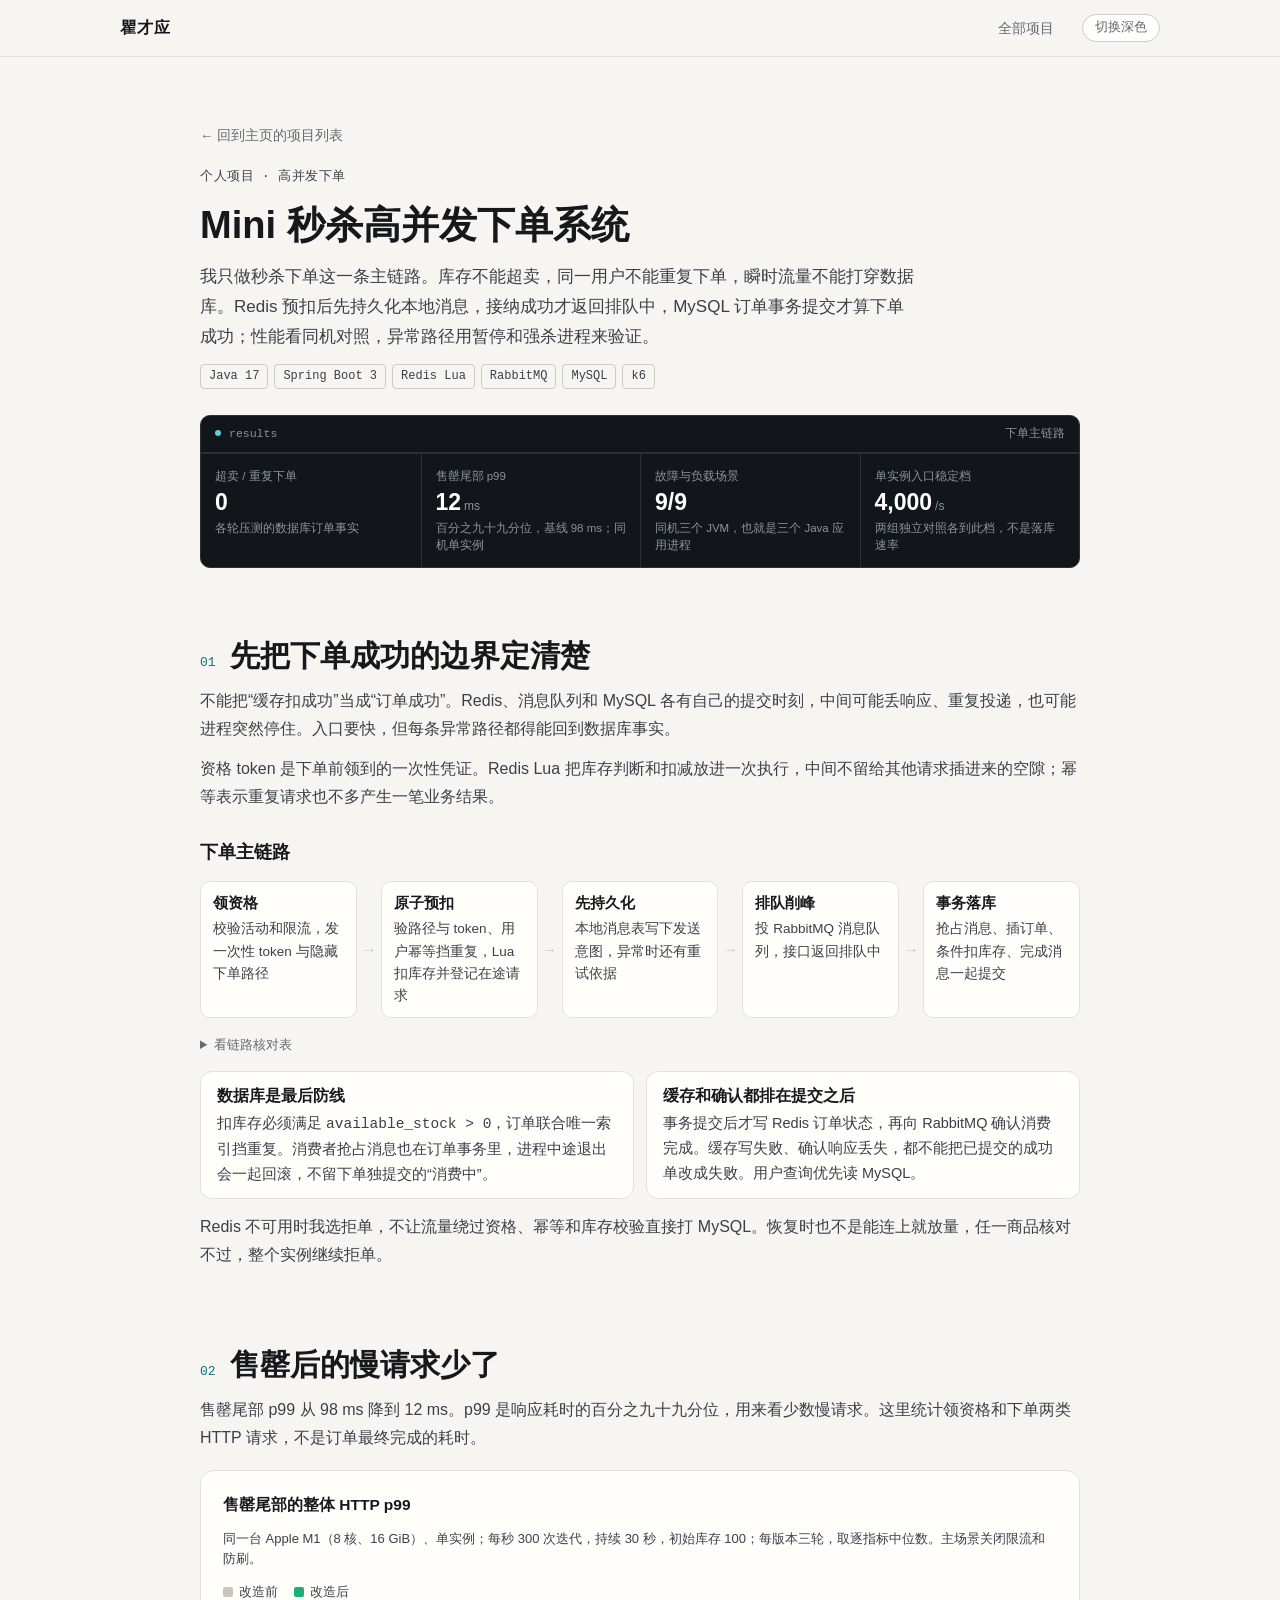
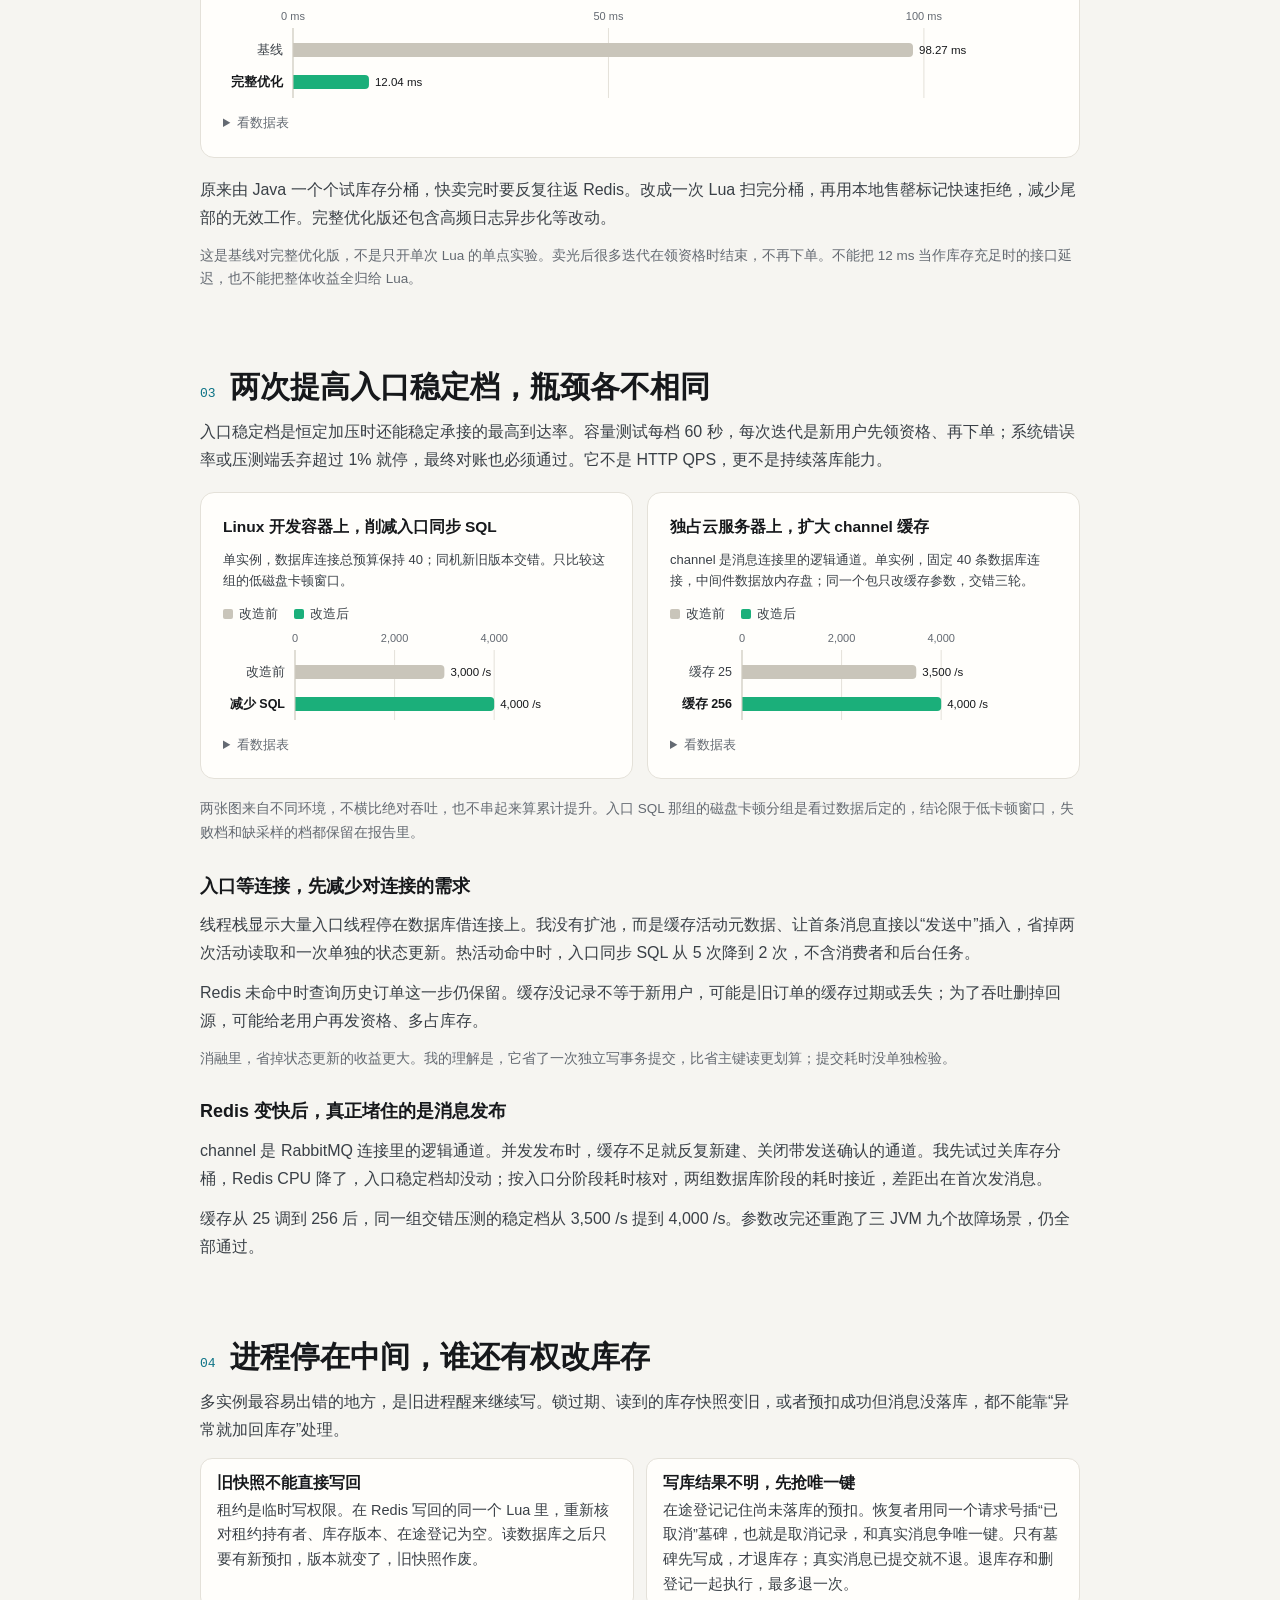
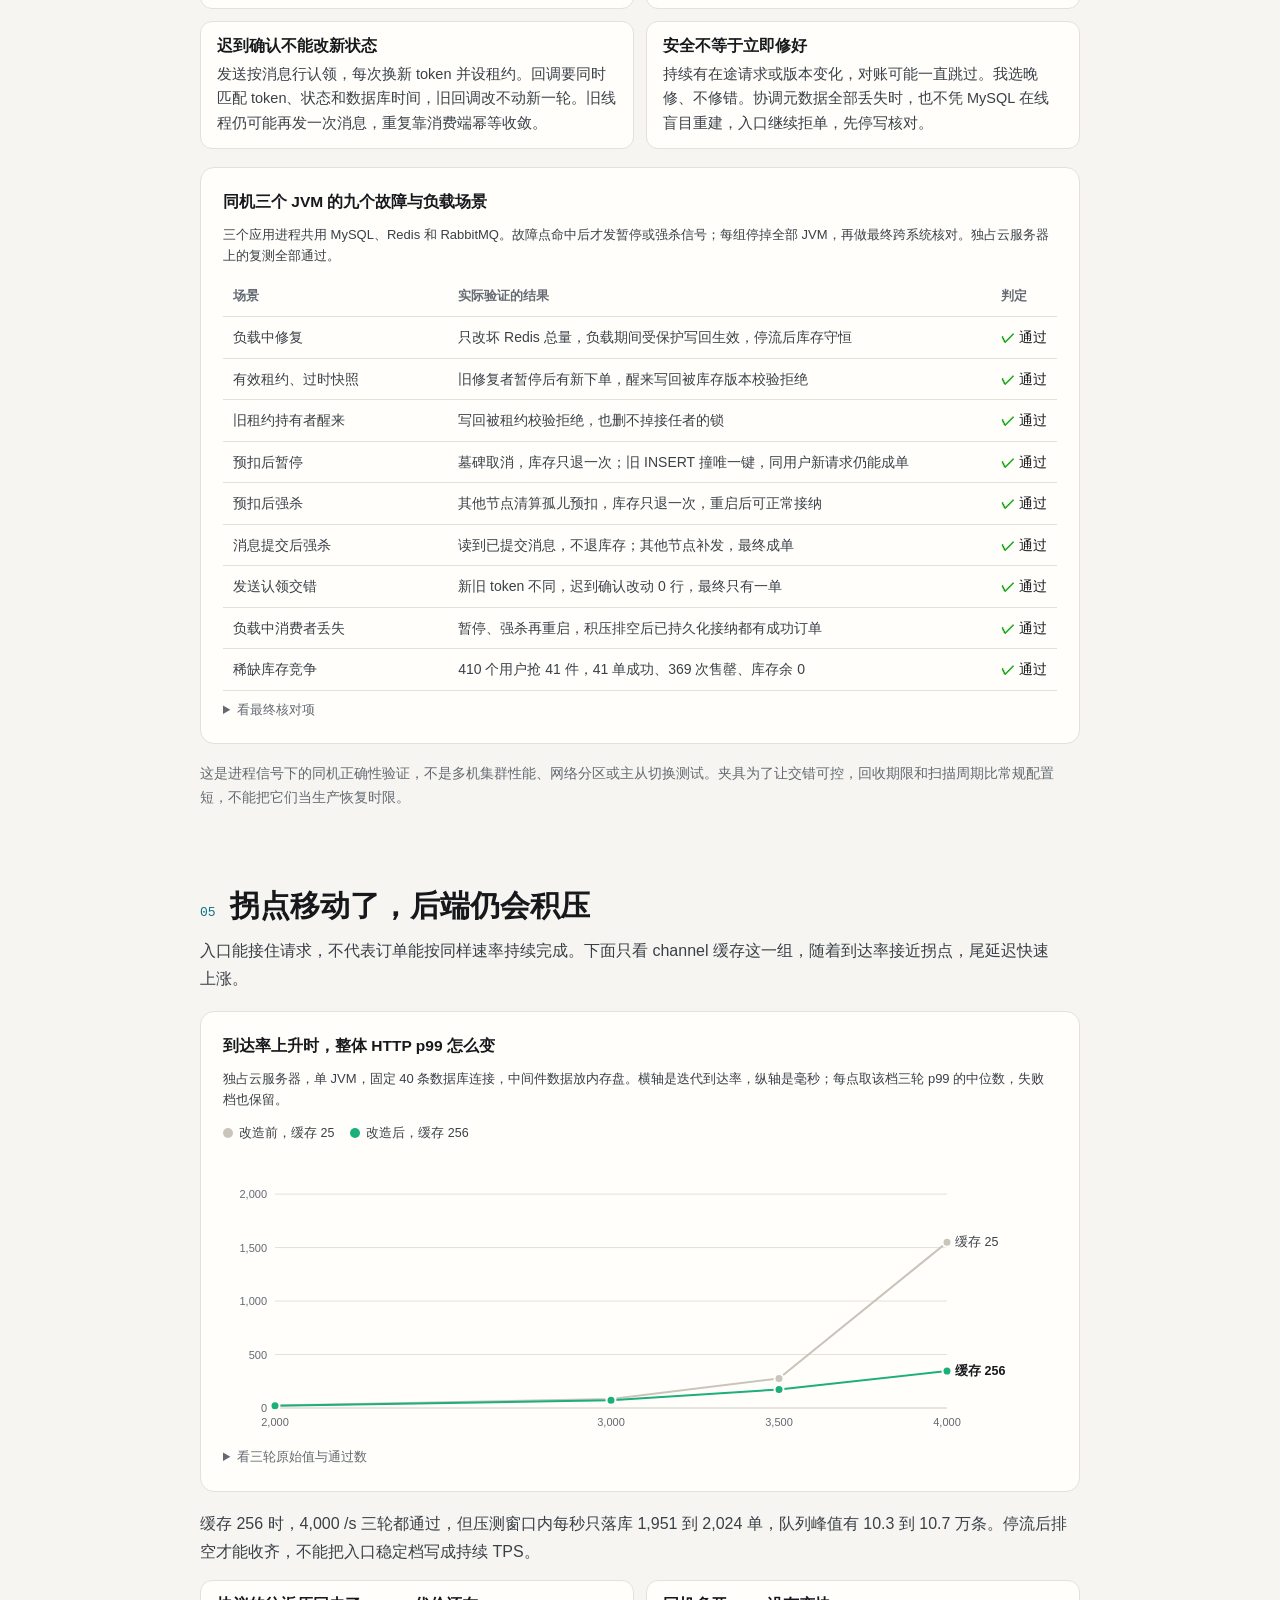
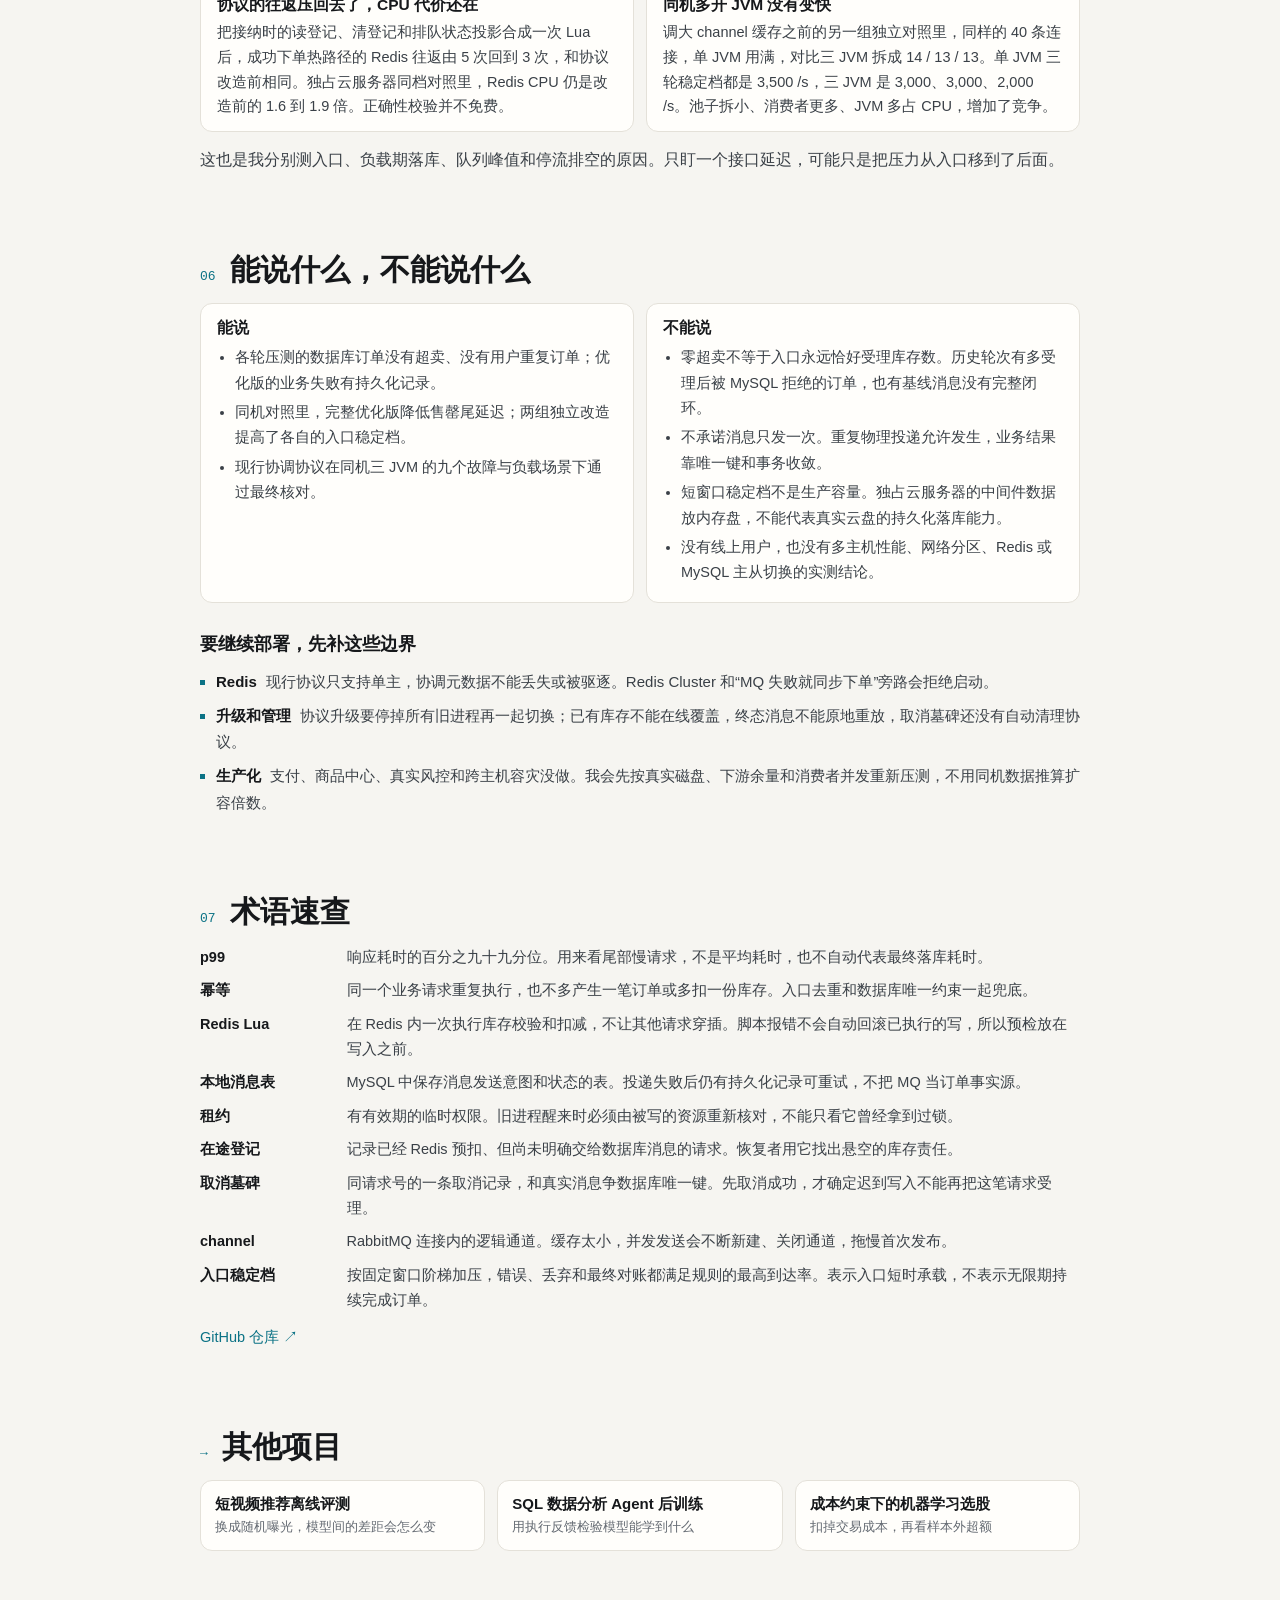
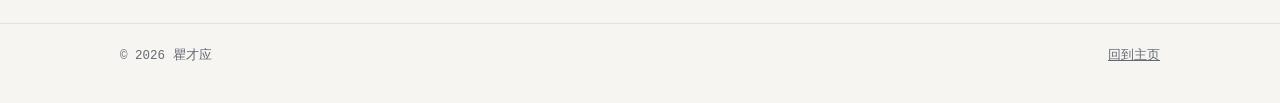
<file: projects/mini-seckill/index.html>
<!doctype html>
<html lang="zh-CN">
<head>
<meta charset="utf-8">
<meta name="viewport" content="width=device-width, initial-scale=1">
<meta name="renderer" content="webkit">
<title>Mini 秒杀高并发下单系统 · 瞿才应</title>
<meta name="description" content="个人项目讲解。围绕秒杀下单主链路，用原子预扣、可靠消息和数据库事务防超卖、防重复，再用同机压测与故障注入核对性能和一致性。">
<meta name="robots" content="noindex">
<meta name="color-scheme" content="light dark">
<script>(function(){try{var t=localStorage.getItem("theme");if(t==="dark"||t==="light")document.documentElement.dataset.theme=t}catch(e){}})()</script>
<link rel="icon" href="../../favicon.svg" type="image/svg+xml">
<link rel="stylesheet" href="../../assets/css/site.css">
<link rel="stylesheet" href="../../assets/css/explainer.css">
<script src="../../assets/js/site.js" defer></script>
<script src="../../assets/js/charts.js"></script>
</head>
<body>
<a class="skip" href="#main">跳到正文</a>

<header class="topbar">
  <div class="wrap topbar-inner">
    <a class="brand" href="../../">瞿才应</a>
    <div class="topbar-right">
      <nav class="nav" aria-label="页面导航">
        <a href="../../#projects">全部项目</a>
      </nav>
      <button class="theme-btn" type="button"><span class="tb-long">切换</span><span class="tb-mode">深色</span></button>
    </div>
  </div>
</header>

<main id="main" class="wrap">
<article class="ex">

<header class="ex-hero">
  <a class="ex-back" href="../../#projects">← 回到主页的项目列表</a>
  <p class="eyebrow mono"><span>个人项目</span> · <span>高并发下单</span></p>
  <h1>Mini 秒杀高并发下单系统</h1>
  <p class="ex-lede">我只做秒杀下单这一条主链路。库存不能超卖，同一用户不能重复下单，瞬时流量不能打穿数据库。Redis 预扣后先持久化本地消息，接纳成功才返回排队中，MySQL 订单事务提交才算下单成功；性能看同机对照，异常路径用暂停和强杀进程来验证。</p>
  <ul class="tags"><li>Java 17</li><li>Spring Boot 3</li><li>Redis Lua</li><li>RabbitMQ</li><li>MySQL</li><li>k6</li></ul>
  <div class="panel">
    <div class="panel-bar mono"><span>results</span><span>下单主链路</span></div>
    <dl class="panel-metrics four">
      <div><dt>超卖 / 重复下单</dt><dd>0</dd><dd class="delta">各轮压测的数据库订单事实</dd></div>
      <div><dt>售罄尾部 p99</dt><dd>12<small>ms</small></dd><dd class="delta">百分之九十九分位，基线 98 ms；同机单实例</dd></div>
      <div><dt>故障与负载场景</dt><dd>9/9</dd><dd class="delta">同机三个 JVM，也就是三个 Java 应用进程</dd></div>
      <div><dt>单实例入口稳定档</dt><dd>4,000<small>/s</small></dd><dd class="delta">两组独立对照各到此档，不是落库速率</dd></div>
    </dl>
  </div>
</header>

<section class="ex-sec" id="problem">
  <header class="section-head"><span class="section-no mono">01</span><h2>先把下单成功的边界定清楚</h2></header>
  <p>不能把“缓存扣成功”当成“订单成功”。Redis、消息队列和 MySQL 各有自己的提交时刻，中间可能丢响应、重复投递，也可能进程突然停住。入口要快，但每条异常路径都得能回到数据库事实。</p>
  <p>资格 token 是下单前领到的一次性凭证。Redis Lua 把库存判断和扣减放进一次执行，中间不留给其他请求插进来的空隙；幂等表示重复请求也不多产生一笔业务结果。</p>

  <h3>下单主链路</h3>
  <div class="ex-steps" aria-label="领资格、原子预扣、本地消息、消息队列、事务落库">
    <div class="ex-step"><b>领资格</b>校验活动和限流，发一次性 token 与隐藏下单路径</div>
    <div class="ex-arrow" aria-hidden="true"><span>→</span></div>
    <div class="ex-step"><b>原子预扣</b>验路径与 token、用户幂等挡重复，Lua 扣库存并登记在途请求</div>
    <div class="ex-arrow" aria-hidden="true"><span>→</span></div>
    <div class="ex-step"><b>先持久化</b>本地消息表写下发送意图，异常时还有重试依据</div>
    <div class="ex-arrow" aria-hidden="true"><span>→</span></div>
    <div class="ex-step"><b>排队削峰</b>投 RabbitMQ 消息队列，接口返回排队中</div>
    <div class="ex-arrow" aria-hidden="true"><span>→</span></div>
    <div class="ex-step"><b>事务落库</b>抢占消息、插订单、条件扣库存、完成消息一起提交</div>
  </div>
  <details class="cx-data"><summary>看链路核对表</summary><div class="cx-scroll">
    <table class="cx-table">
      <thead><tr><th>环节</th><th>责任</th><th>失败时的处理</th></tr></thead>
      <tbody>
      <tr><td>资格与幂等</td><td>限制入口流量、挡重复请求</td><td>业务拒绝，不承诺下单成功</td></tr>
      <tr><td>Redis 预扣</td><td>扣减与在途登记一起完成</td><td>不确定时保留登记</td></tr>
      <tr><td>本地消息表</td><td>保存可恢复的发送意图</td><td>核对真实写入，不直接退库存</td></tr>
      <tr><td>RabbitMQ</td><td>削峰、投递与重投</td><td>允许重复，消费端幂等收敛</td></tr>
      <tr><td>MySQL 事务</td><td>订单、库存、消息的最终事实</td><td>一起提交或一起回滚</td></tr>
      </tbody>
    </table>
  </div></details>

  <div class="ex-boxes">
    <div class="ex-box"><h4>数据库是最后防线</h4><p>扣库存必须满足 <code>available_stock &gt; 0</code>，订单联合唯一索引挡重复。消费者抢占消息也在订单事务里，进程中途退出会一起回滚，不留下单独提交的“消费中”。</p></div>
    <div class="ex-box"><h4>缓存和确认都排在提交之后</h4><p>事务提交后才写 Redis 订单状态，再向 RabbitMQ 确认消费完成。缓存写失败、确认响应丢失，都不能把已提交的成功单改成失败。用户查询优先读 MySQL。</p></div>
  </div>
  <p>Redis 不可用时我选拒单，不让流量绕过资格、幂等和库存校验直接打 MySQL。恢复时也不是能连上就放量，任一商品核对不过，整个实例继续拒单。</p>
</section>

<section class="ex-sec" id="selltail">
  <header class="section-head"><span class="section-no mono">02</span><h2>售罄后的慢请求少了</h2></header>
  <p>售罄尾部 p99 从 98 ms 降到 12 ms。p99 是响应耗时的百分之九十九分位，用来看少数慢请求。这里统计领资格和下单两类 HTTP 请求，不是订单最终完成的耗时。</p>
  <div class="cx-card">
    <h4>售罄尾部的整体 HTTP p99</h4>
    <p class="cx-sub">同一台 Apple M1（8 核、16 GiB）、单实例；每秒 300 次迭代，持续 30 秒，初始库存 100；每版本三轮，取逐指标中位数。主场景关闭限流和防刷。</p>
    <div class="cx-legend"><span><i class="bar" style="background:var(--cdim)"></i>改造前</span><span><i class="bar" style="background:var(--c3)"></i>改造后</span></div>
    <div id="c-tail"></div>
    <details class="cx-data"><summary>看数据表</summary><div class="cx-scroll">
      <table class="cx-table">
        <thead><tr><th>指标</th><th>基线</th><th>完整优化版</th></tr></thead>
        <tbody>
        <tr><td>整体 HTTP p99</td><td>98.27 ms</td><td>12.04 ms</td></tr>
        <tr><td>最终成功订单</td><td>100</td><td>100</td></tr>
        <tr><td>用户重复订单组</td><td>0</td><td>0</td></tr>
        </tbody>
      </table>
    </div></details>
  </div>
  <p>原来由 Java 一个个试库存分桶，快卖完时要反复往返 Redis。改成一次 Lua 扫完分桶，再用本地售罄标记快速拒绝，减少尾部的无效工作。完整优化版还包含高频日志异步化等改动。</p>
  <p class="ex-note">这是基线对完整优化版，不是只开单次 Lua 的单点实验。卖光后很多迭代在领资格时结束，不再下单。不能把 12 ms 当作库存充足时的接口延迟，也不能把整体收益全归给 Lua。</p>
</section>

<section class="ex-sec" id="throughput">
  <header class="section-head"><span class="section-no mono">03</span><h2>两次提高入口稳定档，瓶颈各不相同</h2></header>
  <p>入口稳定档是恒定加压时还能稳定承接的最高到达率。容量测试每档 60 秒，每次迭代是新用户先领资格、再下单；系统错误率或压测端丢弃超过 1% 就停，最终对账也必须通过。它不是 HTTP QPS，更不是持续落库能力。</p>
  <div class="cx-duo">
    <div class="cx-card">
      <h4>Linux 开发容器上，削减入口同步 SQL</h4>
      <p class="cx-sub">单实例，数据库连接总预算保持 40；同机新旧版本交错。只比较这组的低磁盘卡顿窗口。</p>
      <div class="cx-legend"><span><i class="bar" style="background:var(--cdim)"></i>改造前</span><span><i class="bar" style="background:var(--c3)"></i>改造后</span></div>
      <div id="c-sql"></div>
      <details class="cx-data"><summary>看数据表</summary><div class="cx-scroll">
        <table class="cx-table">
          <thead><tr><th>项目</th><th>改造前</th><th>改造后</th></tr></thead>
          <tbody>
          <tr><td>入口稳定档</td><td>3,000 /s</td><td>4,000 /s</td></tr>
          <tr><td>热活动成功迭代的入口同步 SQL</td><td>5 次</td><td>2 次，另有活动回源</td></tr>
          <tr><td>数据库连接总预算</td><td>40</td><td>40</td></tr>
          </tbody>
        </table>
      </div></details>
    </div>
    <div class="cx-card">
      <h4>独占云服务器上，扩大 channel 缓存</h4>
      <p class="cx-sub">channel 是消息连接里的逻辑通道。单实例，固定 40 条数据库连接，中间件数据放内存盘；同一个包只改缓存参数，交错三轮。</p>
      <div class="cx-legend"><span><i class="bar" style="background:var(--cdim)"></i>改造前</span><span><i class="bar" style="background:var(--c3)"></i>改造后</span></div>
      <div id="c-channel"></div>
      <details class="cx-data"><summary>看数据表</summary><div class="cx-scroll">
        <table class="cx-table">
          <thead><tr><th>项目</th><th>改造前</th><th>改造后</th></tr></thead>
          <tbody>
          <tr><td>入口稳定档</td><td>3,500 /s</td><td>4,000 /s</td></tr>
          <tr><td>发布端 channel 缓存</td><td>25</td><td>256</td></tr>
          <tr><td>各轮最高通过档</td><td>3,500 /s，三轮一致</td><td>4,000 /s，三轮一致</td></tr>
          </tbody>
        </table>
      </div></details>
    </div>
  </div>
  <p class="ex-note">两张图来自不同环境，不横比绝对吞吐，也不串起来算累计提升。入口 SQL 那组的磁盘卡顿分组是看过数据后定的，结论限于低卡顿窗口，失败档和缺采样的档都保留在报告里。</p>

  <h3>入口等连接，先减少对连接的需求</h3>
  <p>线程栈显示大量入口线程停在数据库借连接上。我没有扩池，而是缓存活动元数据、让首条消息直接以“发送中”插入，省掉两次活动读取和一次单独的状态更新。热活动命中时，入口同步 SQL 从 5 次降到 2 次，不含消费者和后台任务。</p>
  <p>Redis 未命中时查询历史订单这一步仍保留。缓存没记录不等于新用户，可能是旧订单的缓存过期或丢失；为了吞吐删掉回源，可能给老用户再发资格、多占库存。</p>
  <p class="ex-note">消融里，省掉状态更新的收益更大。我的理解是，它省了一次独立写事务提交，比省主键读更划算；提交耗时没单独检验。</p>

  <h3>Redis 变快后，真正堵住的是消息发布</h3>
  <p>channel 是 RabbitMQ 连接里的逻辑通道。并发发布时，缓存不足就反复新建、关闭带发送确认的通道。我先试过关库存分桶，Redis CPU 降了，入口稳定档却没动；按入口分阶段耗时核对，两组数据库阶段的耗时接近，差距出在首次发消息。</p>
  <p>缓存从 25 调到 256 后，同一组交错压测的稳定档从 3,500 /s 提到 4,000 /s。参数改完还重跑了三 JVM 九个故障场景，仍全部通过。</p>
</section>

<section class="ex-sec" id="coordination">
  <header class="section-head"><span class="section-no mono">04</span><h2>进程停在中间，谁还有权改库存</h2></header>
  <p>多实例最容易出错的地方，是旧进程醒来继续写。锁过期、读到的库存快照变旧，或者预扣成功但消息没落库，都不能靠“异常就加回库存”处理。</p>
  <div class="ex-boxes">
    <div class="ex-box"><h4>旧快照不能直接写回</h4><p>租约是临时写权限。在 Redis 写回的同一个 Lua 里，重新核对租约持有者、库存版本、在途登记为空。读数据库之后只要有新预扣，版本就变了，旧快照作废。</p></div>
    <div class="ex-box"><h4>写库结果不明，先抢唯一键</h4><p>在途登记记住尚未落库的预扣。恢复者用同一个请求号插“已取消”墓碑，也就是取消记录，和真实消息争唯一键。只有墓碑先写成，才退库存；真实消息已提交就不退。退库存和删登记一起执行，最多退一次。</p></div>
    <div class="ex-box"><h4>迟到确认不能改新状态</h4><p>发送按消息行认领，每次换新 token 并设租约。回调要同时匹配 token、状态和数据库时间，旧回调改不动新一轮。旧线程仍可能再发一次消息，重复靠消费端幂等收敛。</p></div>
    <div class="ex-box"><h4>安全不等于立即修好</h4><p>持续有在途请求或版本变化，对账可能一直跳过。我选晚修、不修错。协调元数据全部丢失时，也不凭 MySQL 在线盲目重建，入口继续拒单，先停写核对。</p></div>
  </div>

  <div class="cx-card">
    <h4>同机三个 JVM 的九个故障与负载场景</h4>
    <p class="cx-sub">三个应用进程共用 MySQL、Redis 和 RabbitMQ。故障点命中后才发暂停或强杀信号；每组停掉全部 JVM，再做最终跨系统核对。独占云服务器上的复测全部通过。</p>
    <div class="cx-scroll">
      <table class="ex-matrix">
        <thead><tr><th>场景</th><th>实际验证的结果</th><th>判定</th></tr></thead>
        <tbody>
        <tr><td>负载中修复</td><td>只改坏 Redis 总量，负载期间受保护写回生效，停流后库存守恒</td><td class="ok"><i aria-hidden="true">✓</i>通过</td></tr>
        <tr><td>有效租约、过时快照</td><td>旧修复者暂停后有新下单，醒来写回被库存版本校验拒绝</td><td class="ok"><i aria-hidden="true">✓</i>通过</td></tr>
        <tr><td>旧租约持有者醒来</td><td>写回被租约校验拒绝，也删不掉接任者的锁</td><td class="ok"><i aria-hidden="true">✓</i>通过</td></tr>
        <tr><td>预扣后暂停</td><td>墓碑取消，库存只退一次；旧 INSERT 撞唯一键，同用户新请求仍能成单</td><td class="ok"><i aria-hidden="true">✓</i>通过</td></tr>
        <tr><td>预扣后强杀</td><td>其他节点清算孤儿预扣，库存只退一次，重启后可正常接纳</td><td class="ok"><i aria-hidden="true">✓</i>通过</td></tr>
        <tr><td>消息提交后强杀</td><td>读到已提交消息，不退库存；其他节点补发，最终成单</td><td class="ok"><i aria-hidden="true">✓</i>通过</td></tr>
        <tr><td>发送认领交错</td><td>新旧 token 不同，迟到确认改动 0 行，最终只有一单</td><td class="ok"><i aria-hidden="true">✓</i>通过</td></tr>
        <tr><td>负载中消费者丢失</td><td>暂停、强杀再重启，积压排空后已持久化接纳都有成功订单</td><td class="ok"><i aria-hidden="true">✓</i>通过</td></tr>
        <tr><td>稀缺库存竞争</td><td>410 个用户抢 41 件，41 单成功、369 次售罄、库存余 0</td><td class="ok"><i aria-hidden="true">✓</i>通过</td></tr>
        </tbody>
      </table>
    </div>
    <details class="cx-data"><summary>看最终核对项</summary><div class="cx-scroll">
      <table class="cx-table">
        <thead><tr><th>核对项</th><th>九组的最终结果</th></tr></thead>
        <tbody>
        <tr><td>库存守恒</td><td>总量 = 可用 + 已售，已售 = 成功订单</td></tr>
        <tr><td>业务键与订单号重复</td><td>0</td></tr>
        <tr><td>在途登记与期限集合</td><td>清空</td></tr>
        <tr><td>消息终态与订单事实</td><td>关联一致，没有悬挂消息</td></tr>
        <tr><td>消息队列</td><td>排空</td></tr>
        <tr><td>Redis 与 MySQL 剩余库存</td><td>一致</td></tr>
        </tbody>
      </table>
    </div></details>
  </div>
  <p class="ex-note">这是进程信号下的同机正确性验证，不是多机集群性能、网络分区或主从切换测试。夹具为了让交错可控，回收期限和扫描周期比常规配置短，不能把它们当生产恢复时限。</p>
</section>

<section class="ex-sec" id="capacity">
  <header class="section-head"><span class="section-no mono">05</span><h2>拐点移动了，后端仍会积压</h2></header>
  <p>入口能接住请求，不代表订单能按同样速率持续完成。下面只看 channel 缓存这一组，随着到达率接近拐点，尾延迟快速上涨。</p>
  <div class="cx-card">
    <h4>到达率上升时，整体 HTTP p99 怎么变</h4>
    <p class="cx-sub">独占云服务器，单 JVM，固定 40 条数据库连接，中间件数据放内存盘。横轴是迭代到达率，纵轴是毫秒；每点取该档三轮 p99 的中位数，失败档也保留。</p>
    <div class="cx-legend"><span><i style="background:var(--cdim)"></i>改造前，缓存 25</span><span><i style="background:var(--c3)"></i>改造后，缓存 256</span></div>
    <div id="c-knee"></div>
    <details class="cx-data"><summary>看三轮原始值与通过数</summary><div class="cx-scroll">
      <table class="cx-table">
        <thead><tr><th>缓存</th><th>到达率 /s</th><th>首轮 p99 ms</th><th>第二轮</th><th>第三轮</th><th>中位数</th><th>通过数</th></tr></thead>
        <tbody>
        <tr><td>25</td><td>2,000</td><td>21.25</td><td>28.44</td><td>22.03</td><td>22.03</td><td>3/3</td></tr>
        <tr><td>25</td><td>3,000</td><td>83.19</td><td>69.13</td><td>109.21</td><td>83.19</td><td>3/3</td></tr>
        <tr><td>25</td><td>3,500</td><td>276.66</td><td>263.74</td><td>506.59</td><td>276.66</td><td>3/3</td></tr>
        <tr><td>25</td><td>4,000</td><td>1,539.53</td><td>2,194.13</td><td>1,548.74</td><td>1,548.74</td><td>0/3</td></tr>
        <tr><td>256</td><td>2,000</td><td>26.18</td><td>17.47</td><td>20.13</td><td>20.13</td><td>3/3</td></tr>
        <tr><td>256</td><td>3,000</td><td>63.01</td><td>72.42</td><td>78.79</td><td>72.42</td><td>3/3</td></tr>
        <tr><td>256</td><td>3,500</td><td>129.34</td><td>178.62</td><td>173.08</td><td>173.08</td><td>3/3</td></tr>
        <tr><td>256</td><td>4,000</td><td>290.94</td><td>345.35</td><td>457.37</td><td>345.35</td><td>3/3</td></tr>
        </tbody>
      </table>
    </div></details>
  </div>
  <p>缓存 256 时，4,000 /s 三轮都通过，但压测窗口内每秒只落库 1,951 到 2,024 单，队列峰值有 10.3 到 10.7 万条。停流后排空才能收齐，不能把入口稳定档写成持续 TPS。</p>
  <div class="ex-boxes">
    <div class="ex-box"><h4>协议的往返压回去了，CPU 代价还在</h4><p>把接纳时的读登记、清登记和排队状态投影合成一次 Lua 后，成功下单热路径的 Redis 往返由 5 次回到 3 次，和协议改造前相同。独占云服务器同档对照里，Redis CPU 仍是改造前的 1.6 到 1.9 倍。正确性校验并不免费。</p></div>
    <div class="ex-box"><h4>同机多开 JVM 没有变快</h4><p>调大 channel 缓存之前的另一组独立对照里，同样的 40 条连接，单 JVM 用满，对比三 JVM 拆成 14 / 13 / 13。单 JVM 三轮稳定档都是 3,500 /s，三 JVM 是 3,000、3,000、2,000 /s。池子拆小、消费者更多、JVM 多占 CPU，增加了竞争。</p></div>
  </div>
  <p>这也是我分别测入口、负载期落库、队列峰值和停流排空的原因。只盯一个接口延迟，可能只是把压力从入口移到了后面。</p>
</section>

<section class="ex-sec" id="limits">
  <header class="section-head"><span class="section-no mono">06</span><h2>能说什么，不能说什么</h2></header>
  <div class="ex-boxes">
    <div class="ex-box"><h4>能说</h4><ul>
      <li>各轮压测的数据库订单没有超卖、没有用户重复订单；优化版的业务失败有持久化记录。</li>
      <li>同机对照里，完整优化版降低售罄尾延迟；两组独立改造提高了各自的入口稳定档。</li>
      <li>现行协调协议在同机三 JVM 的九个故障与负载场景下通过最终核对。</li>
    </ul></div>
    <div class="ex-box"><h4>不能说</h4><ul>
      <li>零超卖不等于入口永远恰好受理库存数。历史轮次有多受理后被 MySQL 拒绝的订单，也有基线消息没有完整闭环。</li>
      <li>不承诺消息只发一次。重复物理投递允许发生，业务结果靠唯一键和事务收敛。</li>
      <li>短窗口稳定档不是生产容量。独占云服务器的中间件数据放内存盘，不能代表真实云盘的持久化落库能力。</li>
      <li>没有线上用户，也没有多主机性能、网络分区、Redis 或 MySQL 主从切换的实测结论。</li>
    </ul></div>
  </div>
  <h3>要继续部署，先补这些边界</h3>
  <ul class="points">
    <li><b>Redis</b>现行协议只支持单主，协调元数据不能丢失或被驱逐。Redis Cluster 和“MQ 失败就同步下单”旁路会拒绝启动。</li>
    <li><b>升级和管理</b>协议升级要停掉所有旧进程再一起切换；已有库存不能在线覆盖，终态消息不能原地重放，取消墓碑还没有自动清理协议。</li>
    <li><b>生产化</b>支付、商品中心、真实风控和跨主机容灾没做。我会先按真实磁盘、下游余量和消费者并发重新压测，不用同机数据推算扩容倍数。</li>
  </ul>
</section>

<section class="ex-sec" id="glossary">
  <header class="section-head"><span class="section-no mono">07</span><h2>术语速查</h2></header>
  <dl class="ex-gloss">
    <dt>p99</dt><dd>响应耗时的百分之九十九分位。用来看尾部慢请求，不是平均耗时，也不自动代表最终落库耗时。</dd>
    <dt>幂等</dt><dd>同一个业务请求重复执行，也不多产生一笔订单或多扣一份库存。入口去重和数据库唯一约束一起兜底。</dd>
    <dt>Redis Lua</dt><dd>在 Redis 内一次执行库存校验和扣减，不让其他请求穿插。脚本报错不会自动回滚已执行的写，所以预检放在写入之前。</dd>
    <dt>本地消息表</dt><dd>MySQL 中保存消息发送意图和状态的表。投递失败后仍有持久化记录可重试，不把 MQ 当订单事实源。</dd>
    <dt>租约</dt><dd>有有效期的临时权限。旧进程醒来时必须由被写的资源重新核对，不能只看它曾经拿到过锁。</dd>
    <dt>在途登记</dt><dd>记录已经 Redis 预扣、但尚未明确交给数据库消息的请求。恢复者用它找出悬空的库存责任。</dd>
    <dt>取消墓碑</dt><dd>同请求号的一条取消记录，和真实消息争数据库唯一键。先取消成功，才确定迟到写入不能再把这笔请求受理。</dd>
    <dt>channel</dt><dd>RabbitMQ 连接内的逻辑通道。缓存太小，并发发送会不断新建、关闭通道，拖慢首次发布。</dd>
    <dt>入口稳定档</dt><dd>按固定窗口阶梯加压，错误、丢弃和最终对账都满足规则的最高到达率。表示入口短时承载，不表示无限期持续完成订单。</dd>
  </dl>
  <p class="links"><a href="https://github.com/leinay633-maker/mini-seckill" target="_blank" rel="noopener">GitHub 仓库</a></p>
</section>

<section class="ex-sec ex-end" id="more">
  <header class="section-head"><span class="section-no mono">→</span><h2>其他项目</h2></header>
  <ul class="ex-more">
    <li><a href="../rec-eval/"><b>短视频推荐离线评测</b><span>换成随机曝光，模型间的差距会怎么变</span></a></li>
    <li><a href="../sql-agent/"><b>SQL 数据分析 Agent 后训练</b><span>用执行反馈检验模型能学到什么</span></a></li>
    <li><a href="../costrank/"><b>成本约束下的机器学习选股</b><span>扣掉交易成本，再看样本外超额</span></a></li>
  </ul>
</section>

</article>
</main>

<footer class="footer">
  <div class="wrap footer-inner mono">
    <span>© 2026 瞿才应</span>
    <a href="../../" style="color:inherit">回到主页</a>
  </div>
</footer>

<script>
(function () {
  var C = window.Charts;
  var integer = function (v) { return Math.round(v).toLocaleString('en-US'); };
  var rate = function (v) { return integer(v) + ' /s'; };

  C.hbars('c-tail', {
    rows: [
      { name: '基线', v: 98.27, cls: 'fdim' },
      { name: '完整优化', v: 12.04, cls: 'f3', strong: true }
    ],
    left: 70, right: 70, domain: [0, 110], ticks: [0, 50, 100],
    tickFmt: function (v) { return v + ' ms'; },
    valFmt: function (v) { return v.toFixed(2) + ' ms'; },
    aria: '同机单实例售罄尾部，整体 HTTP p99 从 98.27 毫秒降到 12.04 毫秒'
  });

  C.hbars('c-sql', {
    rows: [
      { name: '改造前', v: 3000, cls: 'fdim' },
      { name: '减少 SQL', v: 4000, cls: 'f3', strong: true }
    ],
    left: 72, right: 76, domain: [0, 4800], ticks: [0, 2000, 4000],
    tickFmt: integer, valFmt: rate,
    aria: 'Linux 开发容器单实例，削减入口同步 SQL 后稳定档由每秒 3000 提到 4000 次迭代'
  });

  C.hbars('c-channel', {
    rows: [
      { name: '缓存 25', v: 3500, cls: 'fdim' },
      { name: '缓存 256', v: 4000, cls: 'f3', strong: true }
    ],
    left: 72, right: 76, domain: [0, 4800], ticks: [0, 2000, 4000],
    tickFmt: integer, valFmt: rate,
    aria: '独占云服务器单实例，发布端 channel 缓存改为 256 后稳定档由每秒 3500 提到 4000 次迭代'
  });

  C.lines('c-knee', {
    series: [
      { name: '改造前，缓存 25', cls: 'dim', label: '缓存 25', markers: true,
        pts: [[2000, 22.03], [3000, 83.19], [3500, 276.66], [4000, 1548.74]] },
      { name: '改造后，缓存 256', cls: '3', label: '缓存 256', markers: true,
        pts: [[2000, 20.13], [3000, 72.42], [3500, 173.08], [4000, 345.35]] }
    ],
    x: { domain: [2000, 4000], ticks: [2000, 3000, 3500, 4000], ticksCompact: [2000, 3000, 4000], fmt: integer },
    y: { domain: [0, 2300], ticks: [0, 500, 1000, 1500, 2000], fmt: integer },
    left: 52, height: 290, endLabels: true,
    valFmt: function (v) { return v.toFixed(2) + ' ms'; },
    xName: function (v) { return '到达率 ' + rate(v); },
    aria: '同一组发布端缓存对照，各档三轮整体 HTTP p99 中位数，包含缓存 25 在每秒 4000 次迭代的失败档'
  });
})();
</script>
</body>
</html>
</file>
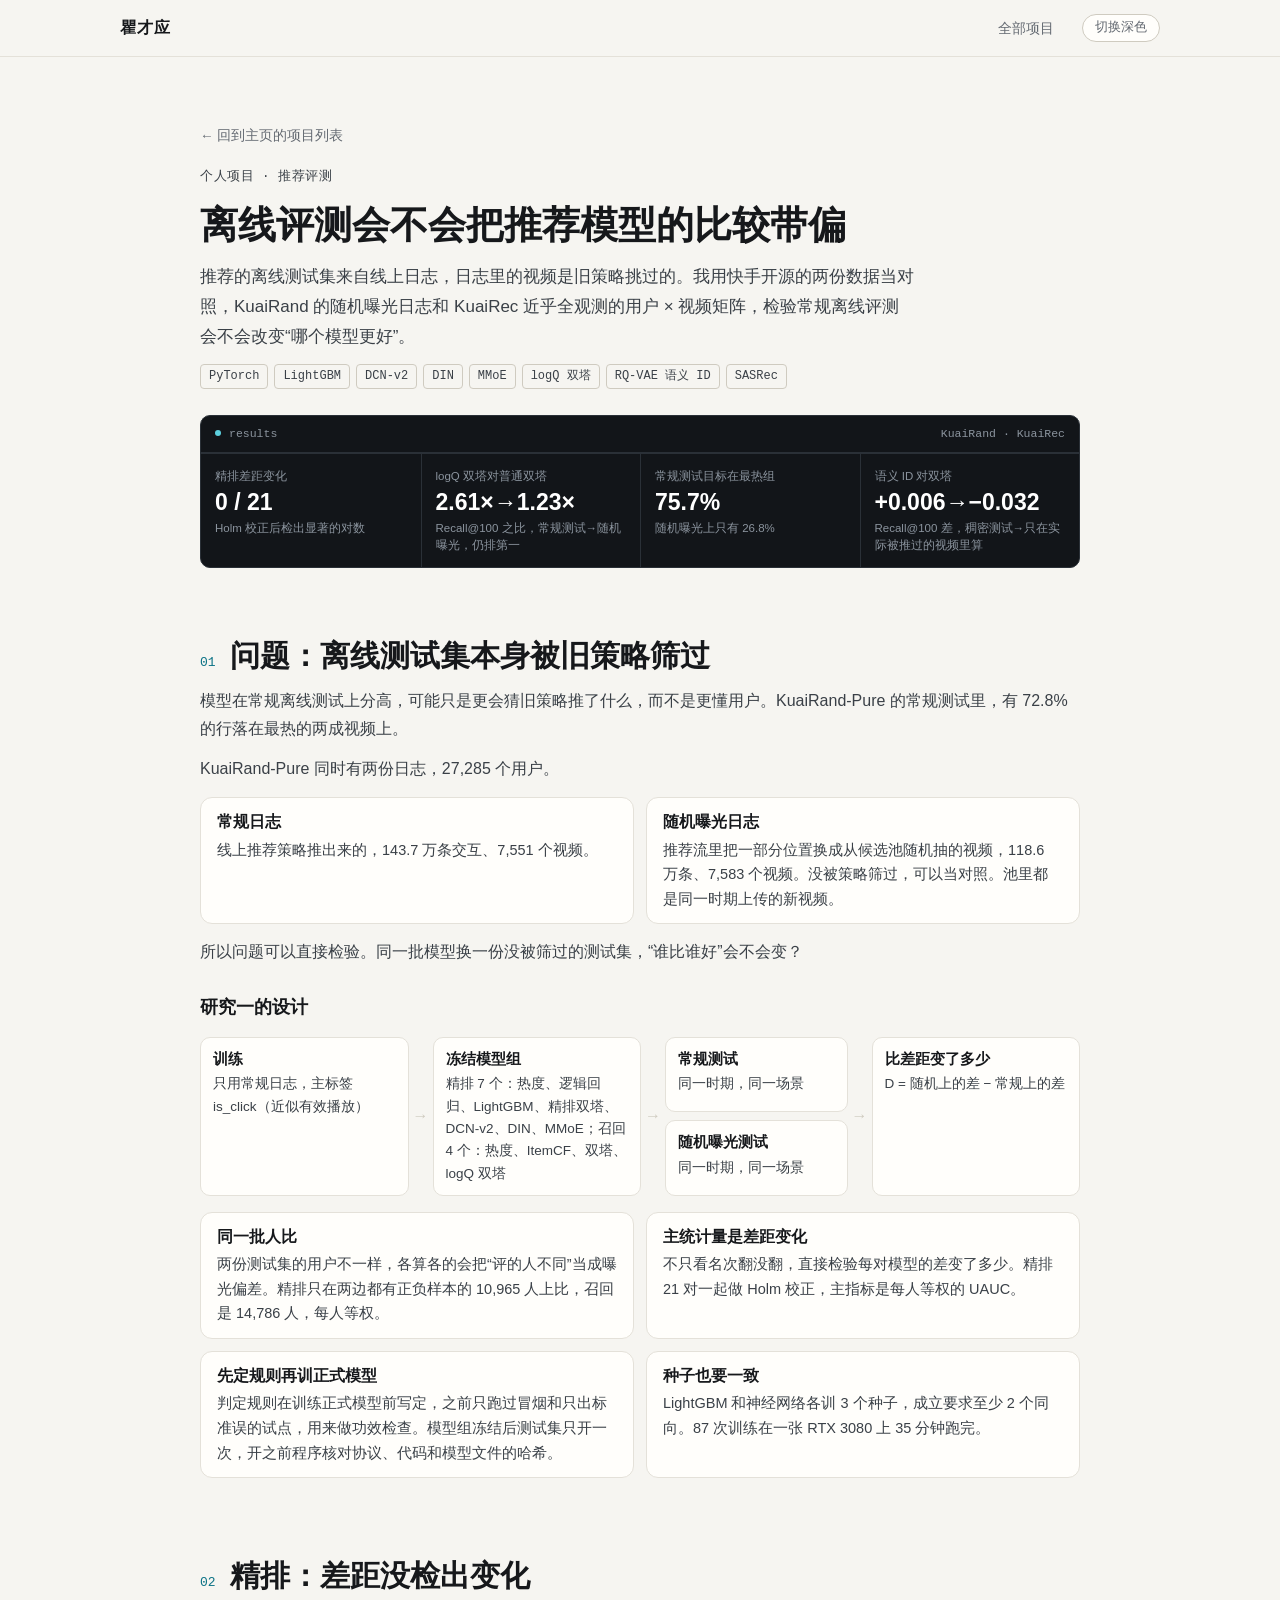
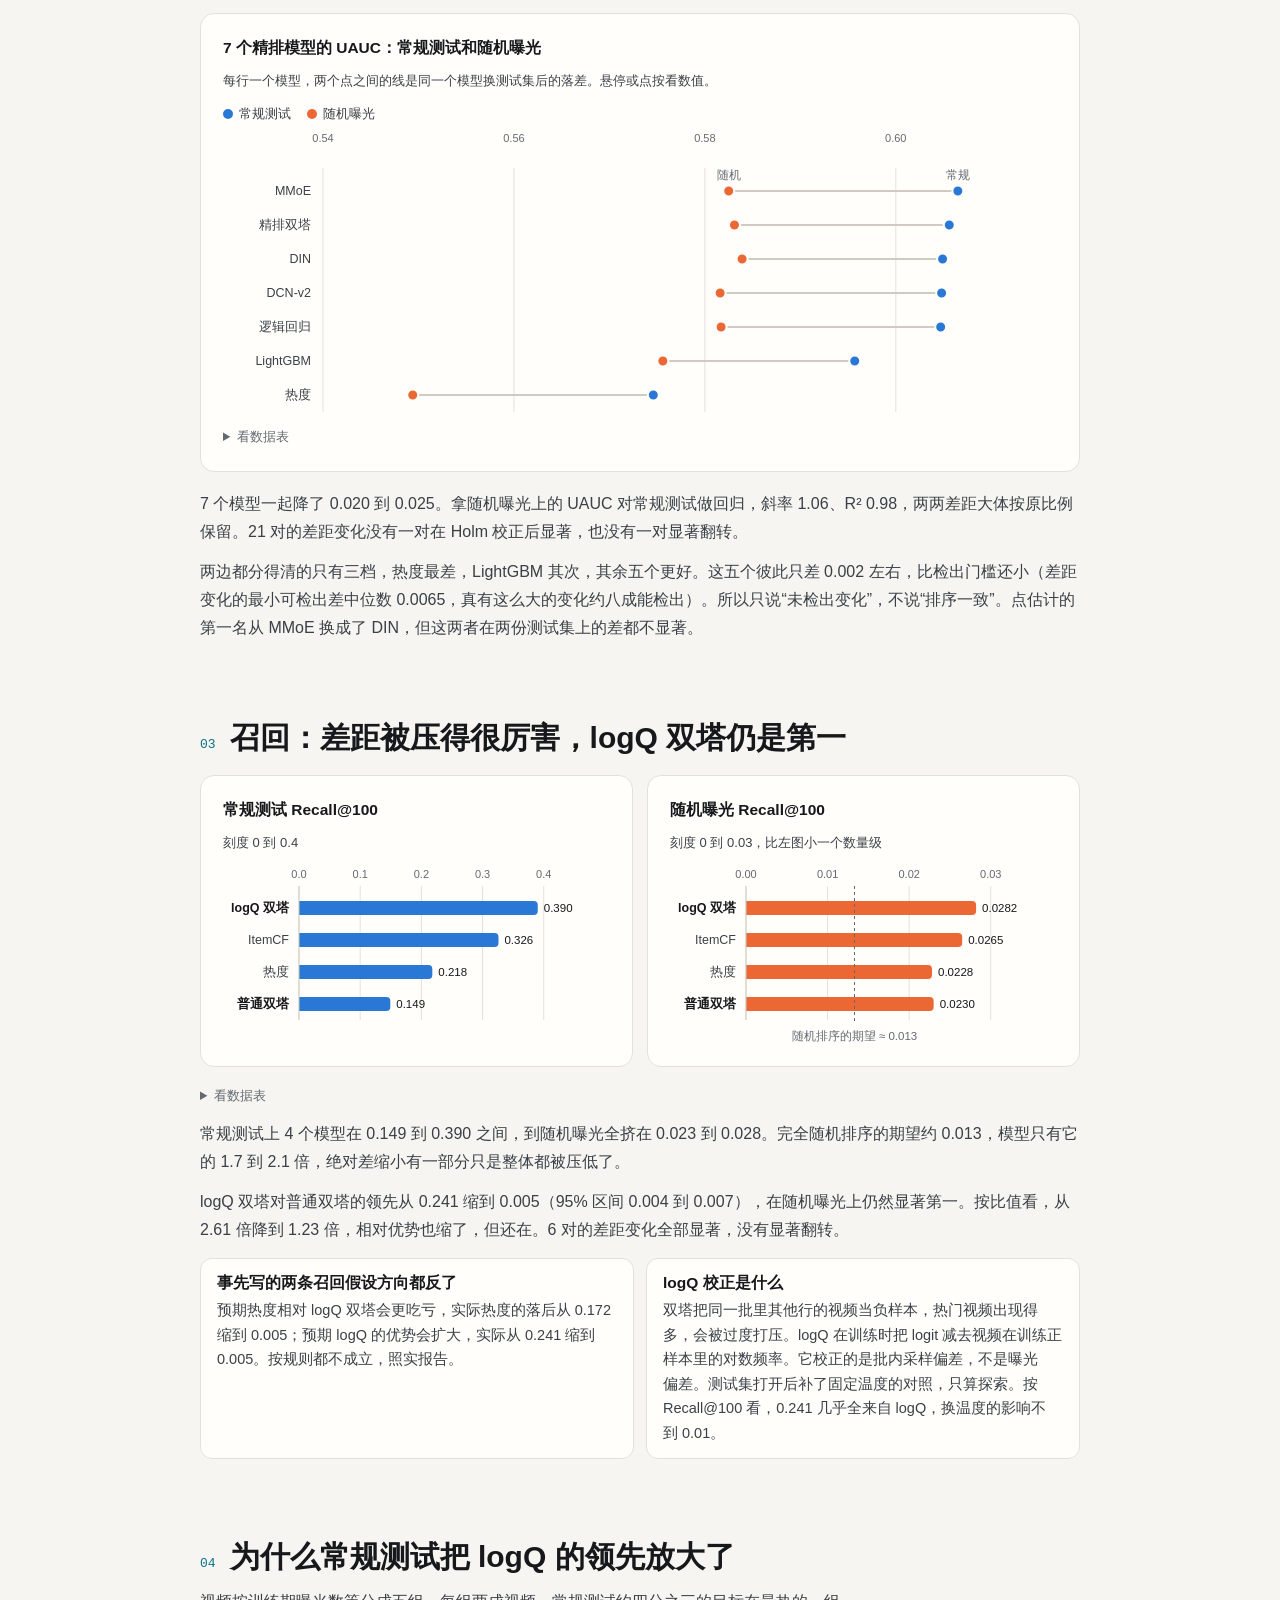
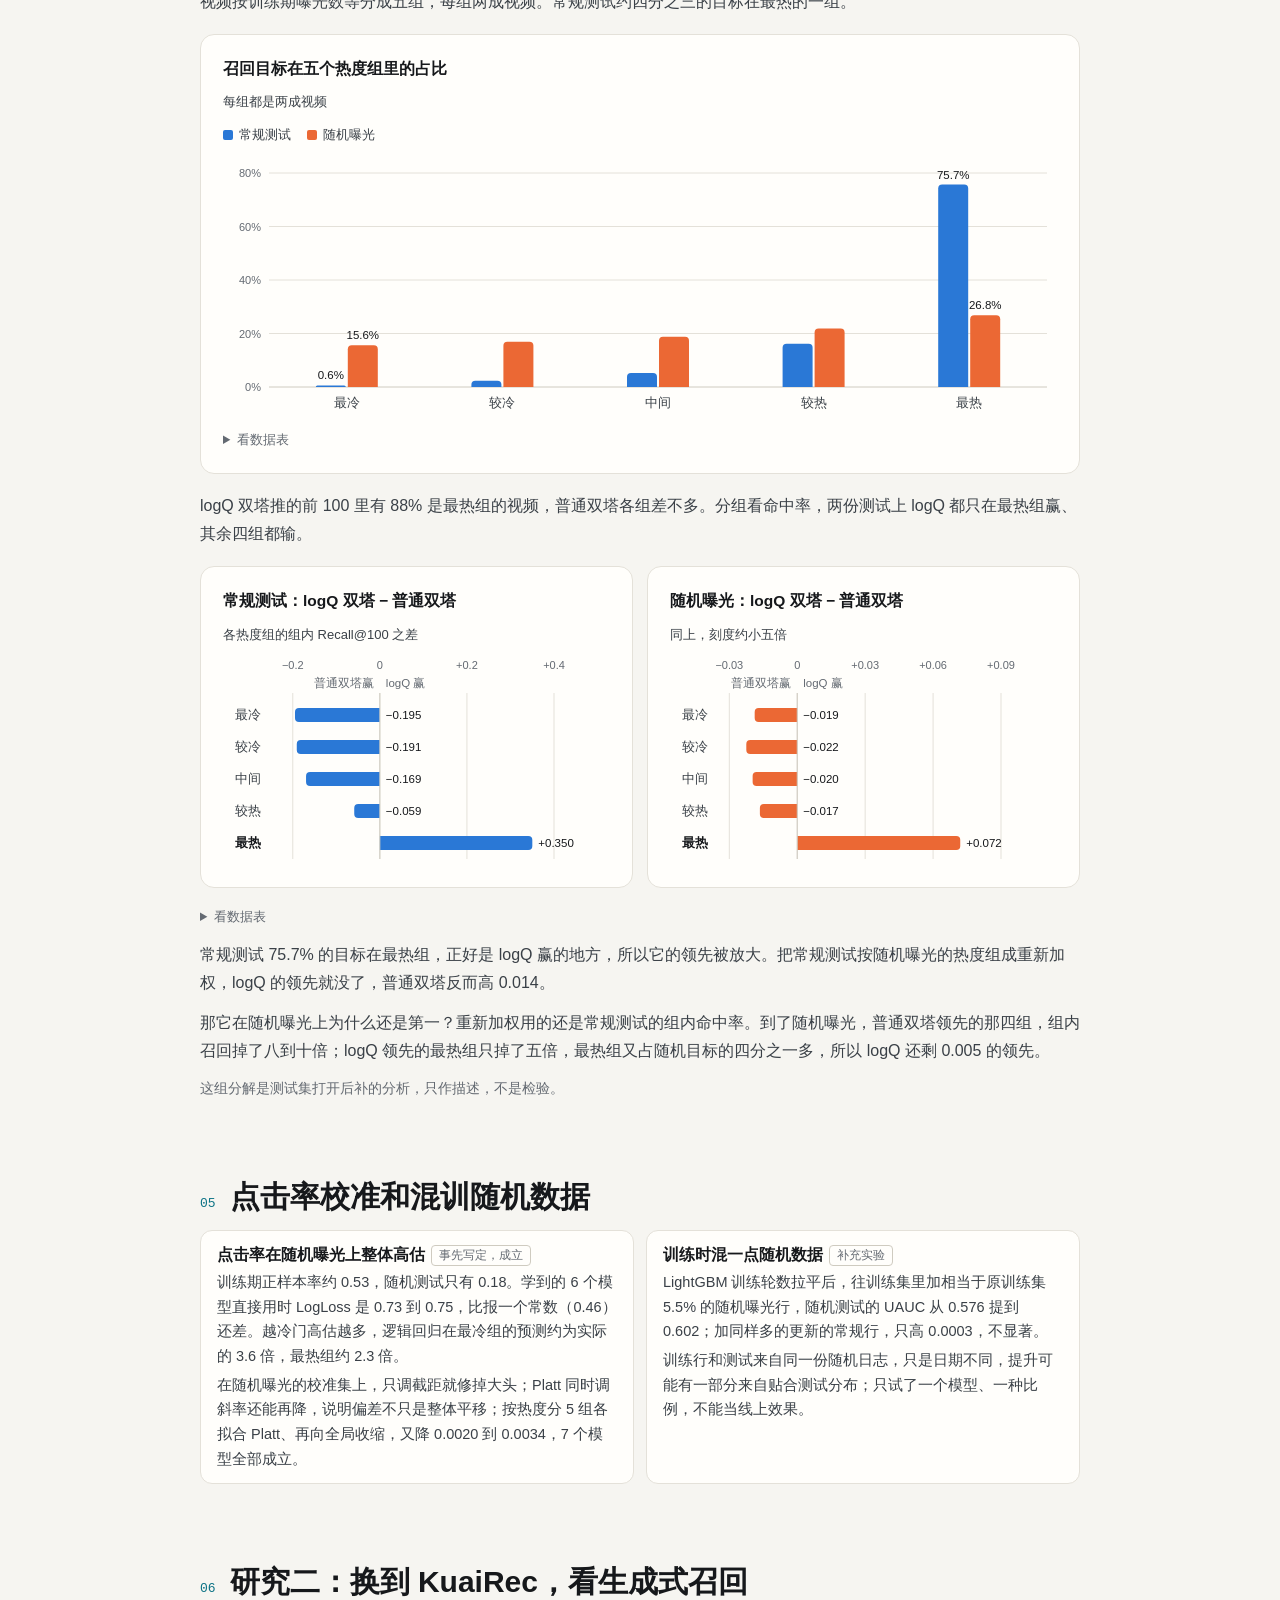
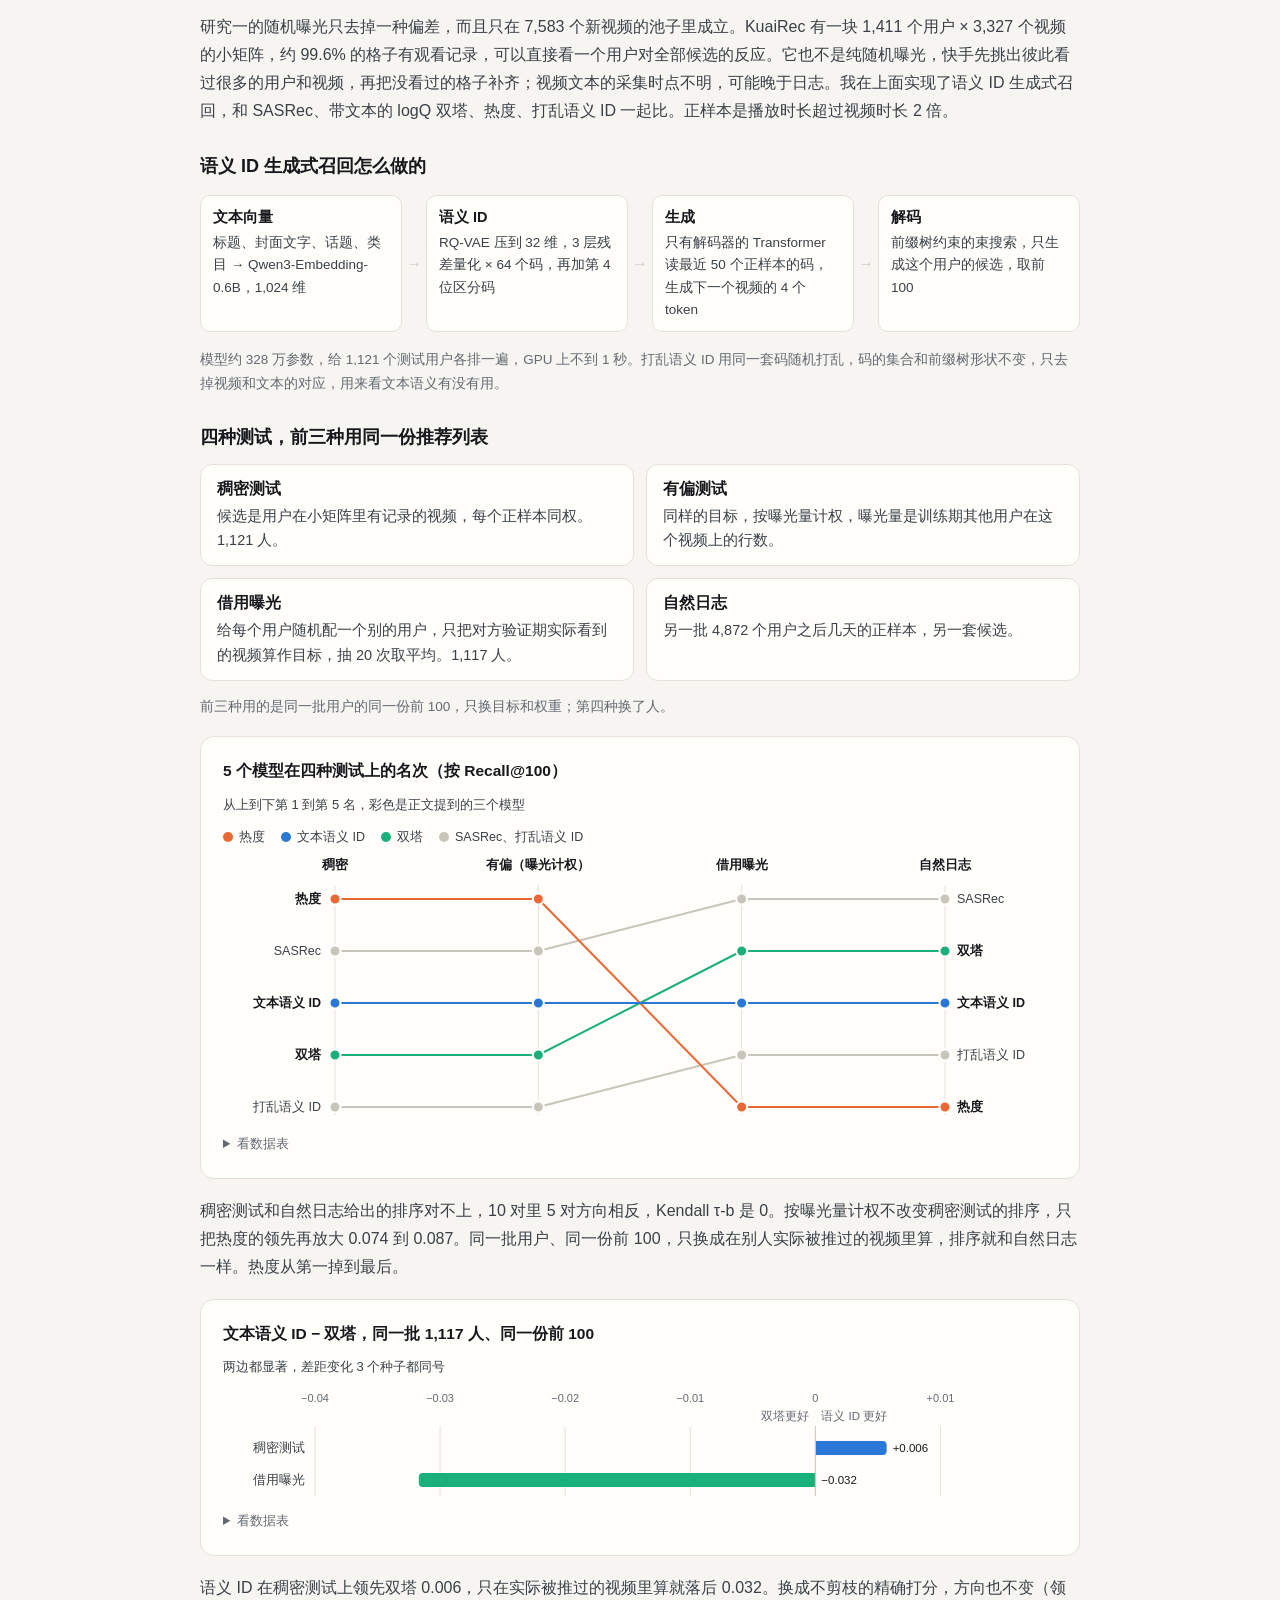
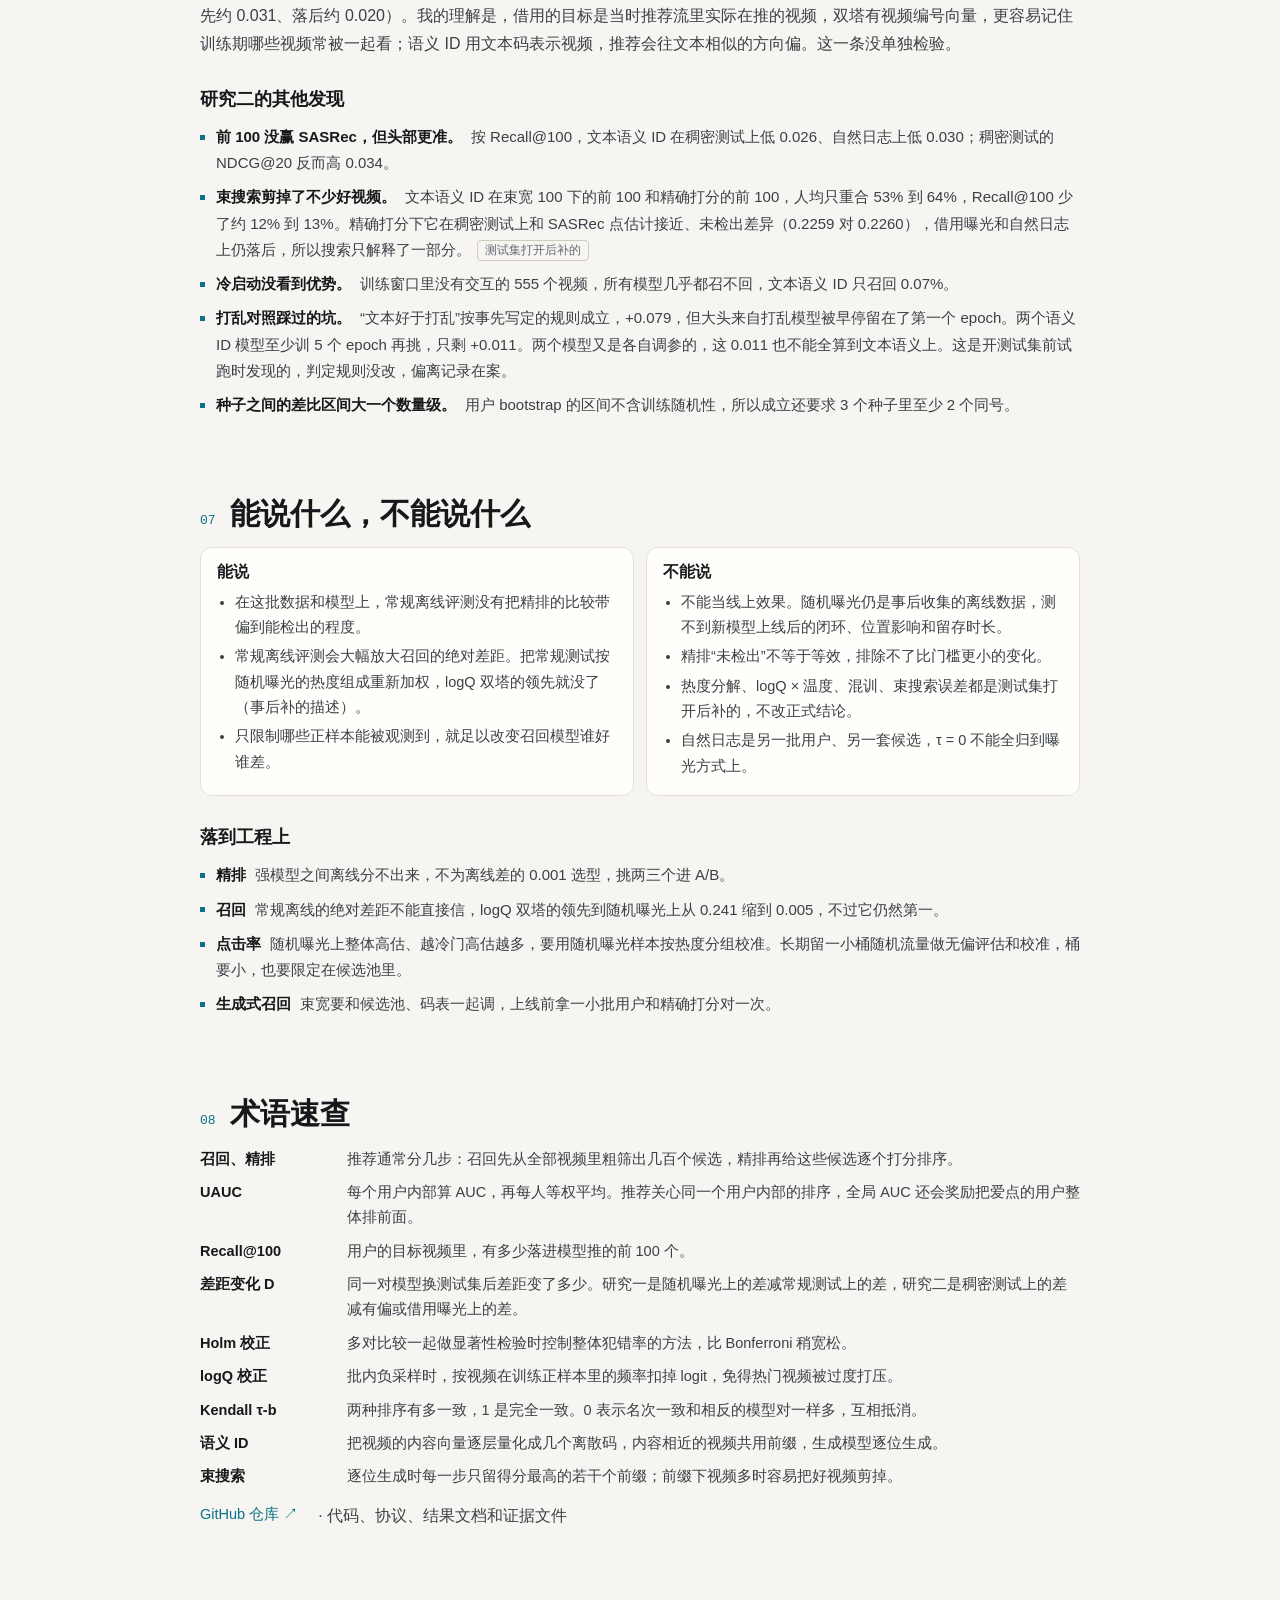
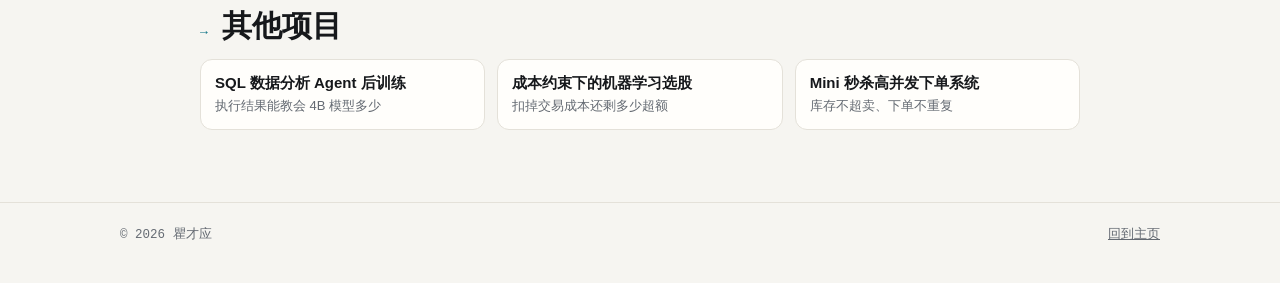
<file: projects/rec-eval/index.html>
<!doctype html>
<html lang="zh-CN">
<head>
<meta charset="utf-8">
<meta name="viewport" content="width=device-width, initial-scale=1">
<meta name="renderer" content="webkit">
<title>离线评测会不会把推荐模型的比较带偏 · 瞿才应</title>
<meta name="description" content="个人项目讲解：用 KuaiRand 随机曝光日志和 KuaiRec 近全观测矩阵，检验常规离线评测会不会改变召回、精排和生成式召回的比较结论。">
<meta name="robots" content="noindex">
<meta name="color-scheme" content="light dark">
<script>(function(){try{var t=localStorage.getItem("theme");if(t==="dark"||t==="light")document.documentElement.dataset.theme=t}catch(e){}})()</script>
<link rel="icon" href="../../favicon.svg" type="image/svg+xml">
<link rel="stylesheet" href="../../assets/css/site.css">
<link rel="stylesheet" href="../../assets/css/explainer.css">
<script src="../../assets/js/site.js" defer></script>
<script src="../../assets/js/charts.js"></script>
</head>
<body>
<a class="skip" href="#main">跳到正文</a>

<header class="topbar">
  <div class="wrap topbar-inner">
    <a class="brand" href="../../">瞿才应</a>
    <div class="topbar-right">
      <nav class="nav" aria-label="页面导航">
        <a href="../../#projects">全部项目</a>
      </nav>
      <button class="theme-btn" type="button"><span class="tb-long">切换</span><span class="tb-mode">深色</span></button>
    </div>
  </div>
</header>

<main id="main" class="wrap">
<article class="ex">

<header class="ex-hero">
  <a class="ex-back" href="../../#projects">← 回到主页的项目列表</a>
  <p class="eyebrow mono"><span>个人项目</span> · <span>推荐评测</span></p>
  <h1>离线评测会不会把推荐模型的比较带偏</h1>
  <p class="ex-lede">推荐的离线测试集来自线上日志，日志里的视频是旧策略挑过的。我用快手开源的两份数据当对照，KuaiRand 的随机曝光日志和 KuaiRec 近乎全观测的用户 × 视频矩阵，检验常规离线评测会不会改变“哪个模型更好”。</p>
  <ul class="tags"><li>PyTorch</li><li>LightGBM</li><li>DCN-v2</li><li>DIN</li><li>MMoE</li><li>logQ 双塔</li><li>RQ-VAE 语义 ID</li><li>SASRec</li></ul>
  <div class="panel">
    <div class="panel-bar mono"><span>results</span><span>KuaiRand · KuaiRec</span></div>
    <dl class="panel-metrics four">
      <div><dt>精排差距变化</dt><dd>0 / 21</dd><dd class="delta">Holm 校正后检出显著的对数</dd></div>
      <div><dt>logQ 双塔对普通双塔</dt><dd>2.61×→1.23×</dd><dd class="delta">Recall@100 之比，常规测试→随机曝光，仍排第一</dd></div>
      <div><dt>常规测试目标在最热组</dt><dd>75.7%</dd><dd class="delta">随机曝光上只有 26.8%</dd></div>
      <div><dt>语义 ID 对双塔</dt><dd>+0.006→−0.032</dd><dd class="delta">Recall@100 差，稠密测试→只在实际被推过的视频里算</dd></div>
    </dl>
  </div>
</header>

<section class="ex-sec" id="problem">
  <header class="section-head"><span class="section-no mono">01</span><h2>问题：离线测试集本身被旧策略筛过</h2></header>
  <p>模型在常规离线测试上分高，可能只是更会猜旧策略推了什么，而不是更懂用户。KuaiRand-Pure 的常规测试里，有 72.8% 的行落在最热的两成视频上。</p>
  <p>KuaiRand-Pure 同时有两份日志，27,285 个用户。</p>
  <div class="ex-boxes">
    <div class="ex-box"><h4>常规日志</h4><p>线上推荐策略推出来的，143.7 万条交互、7,551 个视频。</p></div>
    <div class="ex-box"><h4>随机曝光日志</h4><p>推荐流里把一部分位置换成从候选池随机抽的视频，118.6 万条、7,583 个视频。没被策略筛过，可以当对照。池里都是同一时期上传的新视频。</p></div>
  </div>
  <p>所以问题可以直接检验。同一批模型换一份没被筛过的测试集，“谁比谁好”会不会变？</p>

  <h3>研究一的设计</h3>
  <div class="ex-steps">
    <div class="ex-step"><b>训练</b>只用常规日志，主标签 is_click（近似有效播放）</div>
    <div class="ex-arrow" aria-hidden="true">→</div>
    <div class="ex-step"><b>冻结模型组</b>精排 7 个：热度、逻辑回归、LightGBM、精排双塔、DCN-v2、DIN、MMoE；召回 4 个：热度、ItemCF、双塔、logQ 双塔</div>
    <div class="ex-arrow" aria-hidden="true">→</div>
    <div class="ex-split">
      <div class="ex-step"><b>常规测试</b>同一时期，同一场景</div>
      <div class="ex-step"><b>随机曝光测试</b>同一时期，同一场景</div>
    </div>
    <div class="ex-arrow" aria-hidden="true">→</div>
    <div class="ex-step"><b>比差距变了多少</b>D = 随机上的差 − 常规上的差</div>
  </div>
  <div class="ex-boxes">
    <div class="ex-box"><h4>同一批人比</h4><p>两份测试集的用户不一样，各算各的会把“评的人不同”当成曝光偏差。精排只在两边都有正负样本的 10,965 人上比，召回是 14,786 人，每人等权。</p></div>
    <div class="ex-box"><h4>主统计量是差距变化</h4><p>不只看名次翻没翻，直接检验每对模型的差变了多少。精排 21 对一起做 Holm 校正，主指标是每人等权的 UAUC。</p></div>
    <div class="ex-box"><h4>先定规则再训正式模型</h4><p>判定规则在训练正式模型前写定，之前只跑过冒烟和只出标准误的试点，用来做功效检查。模型组冻结后测试集只开一次，开之前程序核对协议、代码和模型文件的哈希。</p></div>
    <div class="ex-box"><h4>种子也要一致</h4><p>LightGBM 和神经网络各训 3 个种子，成立要求至少 2 个同向。87 次训练在一张 RTX 3080 上 35 分钟跑完。</p></div>
  </div>
</section>

<section class="ex-sec" id="ranking">
  <header class="section-head"><span class="section-no mono">02</span><h2>精排：差距没检出变化</h2></header>
  <div class="cx-card">
    <h4>7 个精排模型的 UAUC：常规测试和随机曝光</h4>
    <p class="cx-sub">每行一个模型，两个点之间的线是同一个模型换测试集后的落差。悬停或点按看数值。</p>
    <div class="cx-legend"><span><i style="background:var(--c1)"></i>常规测试</span><span><i style="background:var(--c2)"></i>随机曝光</span></div>
    <div id="c-rank"></div>
    <details class="cx-data"><summary>看数据表</summary><div class="cx-scroll">
      <table class="cx-table"><tr><th>模型</th><th>常规测试</th><th>随机曝光</th><th>随机 − 常规</th></tr>
      <tr><td>MMoE</td><td>0.6065</td><td>0.5825</td><td>−0.0240</td></tr>
      <tr><td>精排双塔</td><td>0.6056</td><td>0.5831</td><td>−0.0225</td></tr>
      <tr><td>DIN</td><td>0.6049</td><td>0.5839</td><td>−0.0210</td></tr>
      <tr><td>DCN-v2</td><td>0.6048</td><td>0.5816</td><td>−0.0232</td></tr>
      <tr><td>逻辑回归</td><td>0.6047</td><td>0.5817</td><td>−0.0230</td></tr>
      <tr><td>LightGBM</td><td>0.5957</td><td>0.5756</td><td>−0.0201</td></tr>
      <tr><td>热度</td><td>0.5746</td><td>0.5494</td><td>−0.0252</td></tr></table>
    </div></details>
  </div>
  <p>7 个模型一起降了 0.020 到 0.025。拿随机曝光上的 UAUC 对常规测试做回归，斜率 1.06、R² 0.98，两两差距大体按原比例保留。21 对的差距变化没有一对在 Holm 校正后显著，也没有一对显著翻转。</p>
  <p>两边都分得清的只有三档，热度最差，LightGBM 其次，其余五个更好。这五个彼此只差 0.002 左右，比检出门槛还小（差距变化的最小可检出差中位数 0.0065，真有这么大的变化约八成能检出）。所以只说“未检出变化”，不说“排序一致”。点估计的第一名从 MMoE 换成了 DIN，但这两者在两份测试集上的差都不显著。</p>
</section>

<section class="ex-sec" id="retrieval">
  <header class="section-head"><span class="section-no mono">03</span><h2>召回：差距被压得很厉害，logQ 双塔仍是第一</h2></header>
  <div class="cx-duo">
    <div class="cx-card">
      <h4>常规测试 Recall@100</h4>
      <p class="cx-sub">刻度 0 到 0.4</p>
      <div id="c-rec-reg"></div>
    </div>
    <div class="cx-card">
      <h4>随机曝光 Recall@100</h4>
      <p class="cx-sub">刻度 0 到 0.03，比左图小一个数量级</p>
      <div id="c-rec-rnd"></div>
    </div>
  </div>
  <details class="cx-data"><summary>看数据表</summary><div class="cx-scroll">
    <table class="cx-table"><tr><th>模型</th><th>常规测试</th><th>随机曝光</th></tr>
    <tr><td>logQ 双塔</td><td>0.3902</td><td>0.0282</td></tr>
    <tr><td>ItemCF</td><td>0.3260</td><td>0.0265</td></tr>
    <tr><td>热度</td><td>0.2179</td><td>0.0228</td></tr>
    <tr><td>普通双塔</td><td>0.1492</td><td>0.0230</td></tr></table>
  </div></details>
  <p>常规测试上 4 个模型在 0.149 到 0.390 之间，到随机曝光全挤在 0.023 到 0.028。完全随机排序的期望约 0.013，模型只有它的 1.7 到 2.1 倍，绝对差缩小有一部分只是整体都被压低了。</p>
  <p>logQ 双塔对普通双塔的领先从 0.241 缩到 0.005（95% 区间 0.004 到 0.007），在随机曝光上仍然显著第一。按比值看，从 2.61 倍降到 1.23 倍，相对优势也缩了，但还在。6 对的差距变化全部显著，没有显著翻转。</p>
  <div class="ex-boxes">
    <div class="ex-box"><h4>事先写的两条召回假设方向都反了</h4><p>预期热度相对 logQ 双塔会更吃亏，实际热度的落后从 0.172 缩到 0.005；预期 logQ 的优势会扩大，实际从 0.241 缩到 0.005。按规则都不成立，照实报告。</p></div>
    <div class="ex-box"><h4>logQ 校正是什么</h4><p>双塔把同一批里其他行的视频当负样本，热门视频出现得多，会被过度打压。logQ 在训练时把 logit 减去视频在训练正样本里的对数频率。它校正的是批内采样偏差，不是曝光偏差。测试集打开后补了固定温度的对照，只算探索。按 Recall@100 看，0.241 几乎全来自 logQ，换温度的影响不到 0.01。</p></div>
  </div>
</section>

<section class="ex-sec" id="why">
  <header class="section-head"><span class="section-no mono">04</span><h2>为什么常规测试把 logQ 的领先放大了</h2></header>
  <p>视频按训练期曝光数等分成五组，每组两成视频。常规测试约四分之三的目标在最热的一组。</p>
  <div class="cx-card">
    <h4>召回目标在五个热度组里的占比</h4>
    <p class="cx-sub">每组都是两成视频</p>
    <div class="cx-legend"><span><i class="bar" style="background:var(--c1)"></i>常规测试</span><span><i class="bar" style="background:var(--c2)"></i>随机曝光</span></div>
    <div id="c-share"></div>
    <details class="cx-data"><summary>看数据表</summary><div class="cx-scroll">
      <table class="cx-table"><tr><th>热度组</th><th>最冷</th><th>较冷</th><th>中间</th><th>较热</th><th>最热</th></tr>
      <tr><td>常规测试</td><td>0.6%</td><td>2.3%</td><td>5.2%</td><td>16.2%</td><td>75.7%</td></tr>
      <tr><td>随机曝光</td><td>15.6%</td><td>16.9%</td><td>18.8%</td><td>21.9%</td><td>26.8%</td></tr>
      <tr><td>logQ 双塔前 100 的占位</td><td>0.2%</td><td>0.3%</td><td>1.6%</td><td>9.8%</td><td>88.2%</td></tr>
      <tr><td>普通双塔前 100 的占位</td><td>16.0%</td><td>18.3%</td><td>20.7%</td><td>22.5%</td><td>22.5%</td></tr></table>
    </div></details>
  </div>
  <p>logQ 双塔推的前 100 里有 88% 是最热组的视频，普通双塔各组差不多。分组看命中率，两份测试上 logQ 都只在最热组赢、其余四组都输。</p>
  <div class="cx-duo">
    <div class="cx-card">
      <h4>常规测试：logQ 双塔 − 普通双塔</h4>
      <p class="cx-sub">各热度组的组内 Recall@100 之差</p>
      <div id="c-gap-reg"></div>
    </div>
    <div class="cx-card">
      <h4>随机曝光：logQ 双塔 − 普通双塔</h4>
      <p class="cx-sub">同上，刻度约小五倍</p>
      <div id="c-gap-rnd"></div>
    </div>
  </div>
  <details class="cx-data"><summary>看数据表</summary><div class="cx-scroll">
    <table class="cx-table"><tr><th>组内 Recall@100</th><th>最冷</th><th>较冷</th><th>中间</th><th>较热</th><th>最热</th></tr>
    <tr><td>logQ 双塔 · 常规</td><td>0.0033</td><td>0.0275</td><td>0.0568</td><td>0.1681</td><td>0.4750</td></tr>
    <tr><td>普通双塔 · 常规</td><td>0.1982</td><td>0.2183</td><td>0.2263</td><td>0.2269</td><td>0.1248</td></tr>
    <tr><td>logQ 双塔 · 随机</td><td>0.0002</td><td>0.0006</td><td>0.0023</td><td>0.0107</td><td>0.0944</td></tr>
    <tr><td>普通双塔 · 随机</td><td>0.0190</td><td>0.0231</td><td>0.0220</td><td>0.0272</td><td>0.0224</td></tr></table>
  </div></details>
  <p>常规测试 75.7% 的目标在最热组，正好是 logQ 赢的地方，所以它的领先被放大。把常规测试按随机曝光的热度组成重新加权，logQ 的领先就没了，普通双塔反而高 0.014。</p>
  <p>那它在随机曝光上为什么还是第一？重新加权用的还是常规测试的组内命中率。到了随机曝光，普通双塔领先的那四组，组内召回掉了八到十倍；logQ 领先的最热组只掉了五倍，最热组又占随机目标的四分之一多，所以 logQ 还剩 0.005 的领先。</p>
  <p class="ex-note">这组分解是测试集打开后补的分析，只作描述，不是检验。</p>
</section>

<section class="ex-sec" id="extra">
  <header class="section-head"><span class="section-no mono">05</span><h2>点击率校准和混训随机数据</h2></header>
  <div class="ex-boxes">
    <div class="ex-box">
      <h4>点击率在随机曝光上整体高估<span class="ex-tag">事先写定，成立</span></h4>
      <p>训练期正样本率约 0.53，随机测试只有 0.18。学到的 6 个模型直接用时 LogLoss 是 0.73 到 0.75，比报一个常数（0.46）还差。越冷门高估越多，逻辑回归在最冷组的预测约为实际的 3.6 倍，最热组约 2.3 倍。</p>
      <p>在随机曝光的校准集上，只调截距就修掉大头；Platt 同时调斜率还能再降，说明偏差不只是整体平移；按热度分 5 组各拟合 Platt、再向全局收缩，又降 0.0020 到 0.0034，7 个模型全部成立。</p>
    </div>
    <div class="ex-box">
      <h4>训练时混一点随机数据<span class="ex-tag">补充实验</span></h4>
      <p>LightGBM 训练轮数拉平后，往训练集里加相当于原训练集 5.5% 的随机曝光行，随机测试的 UAUC 从 0.576 提到 0.602；加同样多的更新的常规行，只高 0.0003，不显著。</p>
      <p>训练行和测试来自同一份随机日志，只是日期不同，提升可能有一部分来自贴合测试分布；只试了一个模型、一种比例，不能当线上效果。</p>
    </div>
  </div>
</section>

<section class="ex-sec" id="genrec">
  <header class="section-head"><span class="section-no mono">06</span><h2>研究二：换到 KuaiRec，看生成式召回</h2></header>
  <p>研究一的随机曝光只去掉一种偏差，而且只在 7,583 个新视频的池子里成立。KuaiRec 有一块 1,411 个用户 × 3,327 个视频的小矩阵，约 99.6% 的格子有观看记录，可以直接看一个用户对全部候选的反应。它也不是纯随机曝光，快手先挑出彼此看过很多的用户和视频，再把没看过的格子补齐；视频文本的采集时点不明，可能晚于日志。我在上面实现了语义 ID 生成式召回，和 SASRec、带文本的 logQ 双塔、热度、打乱语义 ID 一起比。正样本是播放时长超过视频时长 2 倍。</p>

  <h3>语义 ID 生成式召回怎么做的</h3>
  <div class="ex-steps">
    <div class="ex-step"><b>文本向量</b>标题、封面文字、话题、类目 → Qwen3-Embedding-0.6B，1,024 维</div>
    <div class="ex-arrow" aria-hidden="true">→</div>
    <div class="ex-step"><b>语义 ID</b>RQ-VAE 压到 32 维，3 层残差量化 × 64 个码，再加第 4 位区分码</div>
    <div class="ex-arrow" aria-hidden="true">→</div>
    <div class="ex-step"><b>生成</b>只有解码器的 Transformer 读最近 50 个正样本的码，生成下一个视频的 4 个 token</div>
    <div class="ex-arrow" aria-hidden="true">→</div>
    <div class="ex-step"><b>解码</b>前缀树约束的束搜索，只生成这个用户的候选，取前 100</div>
  </div>
  <p class="ex-note">模型约 328 万参数，给 1,121 个测试用户各排一遍，GPU 上不到 1 秒。打乱语义 ID 用同一套码随机打乱，码的集合和前缀树形状不变，只去掉视频和文本的对应，用来看文本语义有没有用。</p>

  <h3>四种测试，前三种用同一份推荐列表</h3>
  <div class="ex-boxes">
    <div class="ex-box"><h4>稠密测试</h4><p>候选是用户在小矩阵里有记录的视频，每个正样本同权。1,121 人。</p></div>
    <div class="ex-box"><h4>有偏测试</h4><p>同样的目标，按曝光量计权，曝光量是训练期其他用户在这个视频上的行数。</p></div>
    <div class="ex-box"><h4>借用曝光</h4><p>给每个用户随机配一个别的用户，只把对方验证期实际看到的视频算作目标，抽 20 次取平均。1,117 人。</p></div>
    <div class="ex-box"><h4>自然日志</h4><p>另一批 4,872 个用户之后几天的正样本，另一套候选。</p></div>
  </div>
  <p class="ex-note">前三种用的是同一批用户的同一份前 100，只换目标和权重；第四种换了人。</p>

  <div class="cx-card">
    <h4>5 个模型在四种测试上的名次（按 Recall@100）</h4>
    <p class="cx-sub">从上到下第 1 到第 5 名，彩色是正文提到的三个模型</p>
    <div class="cx-legend"><span><i style="background:var(--c2)"></i>热度</span><span><i style="background:var(--c1)"></i>文本语义 ID</span><span><i style="background:var(--c3)"></i>双塔</span><span><i style="background:var(--cdim)"></i>SASRec、打乱语义 ID</span></div>
    <div id="c-bump"></div>
    <details class="cx-data"><summary>看数据表</summary><div class="cx-scroll">
      <table class="cx-table"><tr><th>Recall@100</th><th>稠密</th><th>有偏</th><th>借用曝光</th><th>自然日志</th></tr>
      <tr><td>热度</td><td>0.2571</td><td>0.3862</td><td>0.0495</td><td>0.0334</td></tr>
      <tr><td>SASRec</td><td>0.2260</td><td>0.2815</td><td>0.1220</td><td>0.0764</td></tr>
      <tr><td>文本语义 ID</td><td>0.1996</td><td>0.2549</td><td>0.0811</td><td>0.0467</td></tr>
      <tr><td>双塔</td><td>0.1946</td><td>0.2377</td><td>0.1127</td><td>0.0648</td></tr>
      <tr><td>打乱语义 ID</td><td>0.1210</td><td>0.1634</td><td>0.0495</td><td>0.0418</td></tr></table>
      <p class="ex-note">借用曝光上热度 0.049486、打乱语义 ID 0.049494，只差约 0.00001，未检出差异，图上按点估计排先后。</p>
    </div></details>
  </div>
  <p>稠密测试和自然日志给出的排序对不上，10 对里 5 对方向相反，Kendall τ-b 是 0。按曝光量计权不改变稠密测试的排序，只把热度的领先再放大 0.074 到 0.087。同一批用户、同一份前 100，只换成在别人实际被推过的视频里算，排序就和自然日志一样。热度从第一掉到最后。</p>

  <div class="cx-card">
    <h4>文本语义 ID − 双塔，同一批 1,117 人、同一份前 100</h4>
    <p class="cx-sub">两边都显著，差距变化 3 个种子都同号</p>
    <div id="c-sid"></div>
    <details class="cx-data"><summary>看数据表</summary><div class="cx-scroll">
      <table class="cx-table"><tr><th>1,117 人上的 Recall@100</th><th>稠密测试</th><th>借用曝光</th></tr>
      <tr><td>文本语义 ID</td><td>0.1983</td><td>0.0811</td></tr>
      <tr><td>双塔</td><td>0.1927</td><td>0.1127</td></tr>
      <tr><td>差</td><td>+0.0057</td><td>−0.0317</td></tr></table>
      <p class="ex-note">这批人是有借用目标的 1,117 人，比上面名次图的 1,121 人少 4 个，所以稠密测试的值略有不同。</p>
    </div></details>
  </div>
  <p>语义 ID 在稠密测试上领先双塔 0.006，只在实际被推过的视频里算就落后 0.032。换成不剪枝的精确打分，方向也不变（领先约 0.031、落后约 0.020）。我的理解是，借用的目标是当时推荐流里实际在推的视频，双塔有视频编号向量，更容易记住训练期哪些视频常被一起看；语义 ID 用文本码表示视频，推荐会往文本相似的方向偏。这一条没单独检验。</p>

  <h3>研究二的其他发现</h3>
  <ul class="points">
    <li><b>前 100 没赢 SASRec，但头部更准。</b>按 Recall@100，文本语义 ID 在稠密测试上低 0.026、自然日志上低 0.030；稠密测试的 NDCG@20 反而高 0.034。</li>
    <li><b>束搜索剪掉了不少好视频。</b>文本语义 ID 在束宽 100 下的前 100 和精确打分的前 100，人均只重合 53% 到 64%，Recall@100 少了约 12% 到 13%。精确打分下它在稠密测试上和 SASRec 点估计接近、未检出差异（0.2259 对 0.2260），借用曝光和自然日志上仍落后，所以搜索只解释了一部分。<span class="ex-tag">测试集打开后补的</span></li>
    <li><b>冷启动没看到优势。</b>训练窗口里没有交互的 555 个视频，所有模型几乎都召不回，文本语义 ID 只召回 0.07%。</li>
    <li><b>打乱对照踩过的坑。</b>“文本好于打乱”按事先写定的规则成立，+0.079，但大头来自打乱模型被早停留在了第一个 epoch。两个语义 ID 模型至少训 5 个 epoch 再挑，只剩 +0.011。两个模型又是各自调参的，这 0.011 也不能全算到文本语义上。这是开测试集前试跑时发现的，判定规则没改，偏离记录在案。</li>
    <li><b>种子之间的差比区间大一个数量级。</b>用户 bootstrap 的区间不含训练随机性，所以成立还要求 3 个种子里至少 2 个同号。</li>
  </ul>
</section>

<section class="ex-sec" id="limits">
  <header class="section-head"><span class="section-no mono">07</span><h2>能说什么，不能说什么</h2></header>
  <div class="ex-boxes">
    <div class="ex-box"><h4>能说</h4><ul>
      <li>在这批数据和模型上，常规离线评测没有把精排的比较带偏到能检出的程度。</li>
      <li>常规离线评测会大幅放大召回的绝对差距。把常规测试按随机曝光的热度组成重新加权，logQ 双塔的领先就没了（事后补的描述）。</li>
      <li>只限制哪些正样本能被观测到，就足以改变召回模型谁好谁差。</li>
    </ul></div>
    <div class="ex-box"><h4>不能说</h4><ul>
      <li>不能当线上效果。随机曝光仍是事后收集的离线数据，测不到新模型上线后的闭环、位置影响和留存时长。</li>
      <li>精排“未检出”不等于等效，排除不了比门槛更小的变化。</li>
      <li>热度分解、logQ × 温度、混训、束搜索误差都是测试集打开后补的，不改正式结论。</li>
      <li>自然日志是另一批用户、另一套候选，τ = 0 不能全归到曝光方式上。</li>
    </ul></div>
  </div>
  <h3>落到工程上</h3>
  <ul class="points">
    <li><b>精排</b>强模型之间离线分不出来，不为离线差的 0.001 选型，挑两三个进 A/B。</li>
    <li><b>召回</b>常规离线的绝对差距不能直接信，logQ 双塔的领先到随机曝光上从 0.241 缩到 0.005，不过它仍然第一。</li>
    <li><b>点击率</b>随机曝光上整体高估、越冷门高估越多，要用随机曝光样本按热度分组校准。长期留一小桶随机流量做无偏评估和校准，桶要小，也要限定在候选池里。</li>
    <li><b>生成式召回</b>束宽要和候选池、码表一起调，上线前拿一小批用户和精确打分对一次。</li>
  </ul>
</section>

<section class="ex-sec" id="glossary">
  <header class="section-head"><span class="section-no mono">08</span><h2>术语速查</h2></header>
  <dl class="ex-gloss">
    <dt>召回、精排</dt><dd>推荐通常分几步：召回先从全部视频里粗筛出几百个候选，精排再给这些候选逐个打分排序。</dd>
    <dt>UAUC</dt><dd>每个用户内部算 AUC，再每人等权平均。推荐关心同一个用户内部的排序，全局 AUC 还会奖励把爱点的用户整体排前面。</dd>
    <dt>Recall@100</dt><dd>用户的目标视频里，有多少落进模型推的前 100 个。</dd>
    <dt>差距变化 D</dt><dd>同一对模型换测试集后差距变了多少。研究一是随机曝光上的差减常规测试上的差，研究二是稠密测试上的差减有偏或借用曝光上的差。</dd>
    <dt>Holm 校正</dt><dd>多对比较一起做显著性检验时控制整体犯错率的方法，比 Bonferroni 稍宽松。</dd>
    <dt>logQ 校正</dt><dd>批内负采样时，按视频在训练正样本里的频率扣掉 logit，免得热门视频被过度打压。</dd>
    <dt>Kendall τ-b</dt><dd>两种排序有多一致，1 是完全一致。0 表示名次一致和相反的模型对一样多，互相抵消。</dd>
    <dt>语义 ID</dt><dd>把视频的内容向量逐层量化成几个离散码，内容相近的视频共用前缀，生成模型逐位生成。</dd>
    <dt>束搜索</dt><dd>逐位生成时每一步只留得分最高的若干个前缀；前缀下视频多时容易把好视频剪掉。</dd>
  </dl>
  <p class="links"><a href="https://github.com/leinay633-maker/rec-exposure-bias" target="_blank" rel="noopener">GitHub 仓库</a> · 代码、协议、结果文档和证据文件</p>
</section>

<section class="ex-sec ex-end" id="more">
  <header class="section-head"><span class="section-no mono">→</span><h2>其他项目</h2></header>
  <ul class="ex-more">
    <li><a href="../sql-agent/"><b>SQL 数据分析 Agent 后训练</b><span>执行结果能教会 4B 模型多少</span></a></li>
    <li><a href="../costrank/"><b>成本约束下的机器学习选股</b><span>扣掉交易成本还剩多少超额</span></a></li>
    <li><a href="../mini-seckill/"><b>Mini 秒杀高并发下单系统</b><span>库存不超卖、下单不重复</span></a></li>
  </ul>
</section>

</article>
</main>

<footer class="footer">
  <div class="wrap footer-inner mono">
    <span>© 2026 瞿才应</span>
    <a href="../../" style="color:inherit">回到主页</a>
  </div>
</footer>

<script>
(function () {
  var C = window.Charts, sgn = C.sgn;
  C.dumbbell('c-rank', {
    rows: [
      { name: 'MMoE', a: 0.6065, b: 0.5825 },
      { name: '精排双塔', a: 0.6056, b: 0.5831 },
      { name: 'DIN', a: 0.6049, b: 0.5839 },
      { name: 'DCN-v2', a: 0.6048, b: 0.5816 },
      { name: '逻辑回归', a: 0.6047, b: 0.5817 },
      { name: 'LightGBM', a: 0.5957, b: 0.5756 },
      { name: '热度', a: 0.5746, b: 0.5494 }
    ],
    names: ['常规测试', '随机曝光'], short: ['常规', '随机'],
    domain: [0.54, 0.615], ticks: [0.54, 0.56, 0.58, 0.60],
    aria: '7 个精排模型在常规测试和随机曝光上的 UAUC'
  });

  function recRows(vals, cls) {
    return [
      { name: 'logQ 双塔', v: vals[0], cls: cls, strong: true },
      { name: 'ItemCF', v: vals[1], cls: cls },
      { name: '热度', v: vals[2], cls: cls },
      { name: '普通双塔', v: vals[3], cls: cls, strong: true }
    ];
  }
  C.hbars('c-rec-reg', {
    rows: recRows([0.3902, 0.3260, 0.2179, 0.1492], 'f1'),
    domain: [0, 0.42], ticks: [0, 0.1, 0.2, 0.3, 0.4], tickFmt: C.fixed(1), valFmt: C.fixed(3),
    aria: '常规测试上 4 个召回模型的 Recall@100'
  });
  C.hbars('c-rec-rnd', {
    rows: recRows([0.0282, 0.0265, 0.0228, 0.0230], 'f2'),
    domain: [0, 0.0315], ticks: [0, 0.01, 0.02, 0.03], tickFmt: C.fixed(2), valFmt: C.fixed(4),
    ref: { v: 0.0133, label: '随机排序的期望 ≈ 0.013' },
    aria: '随机曝光上 4 个召回模型的 Recall@100'
  });

  var pct = function (v) { return (v * 100).toFixed(1) + '%'; };
  C.vgroups('c-share', {
    groups: ['最冷', '较冷', '中间', '较热', '最热'],
    series: [
      { name: '常规测试', cls: 'f1', vals: [0.006, 0.023, 0.052, 0.162, 0.757] },
      { name: '随机曝光', cls: 'f2', vals: [0.156, 0.169, 0.188, 0.219, 0.268] }
    ],
    max: 0.8, ticks: [0, 0.2, 0.4, 0.6, 0.8], tickFmt: function (t) { return Math.round(t * 100) + '%'; },
    valFmt: pct, labelGroups: [0, 4], groupTip: function (g) { return g + '组'; },
    aria: '召回目标在五个热度组里的占比'
  });

  var grp = ['最冷', '较冷', '中间', '较热', '最热'];
  function gapRows(lq, pl, cls) {
    return grp.map(function (g, i) {
      var d = lq[i] - pl[i];
      return { name: g, v: d, cls: cls, strong: i === 4,
        tip: '<b>' + g + '组</b><br>logQ 双塔 ' + lq[i].toFixed(4) + '<br>普通双塔 ' + pl[i].toFixed(4) + '<br>差 ' + sgn(d, 4) };
    });
  }
  var sgnTick = function (d) { return function (t) { return t === 0 ? '0' : sgn(t, d); }; };
  C.hbars('c-gap-reg', {
    rows: gapRows([0.0033, 0.0275, 0.0568, 0.1681, 0.4750], [0.1982, 0.2183, 0.2263, 0.2269, 0.1248], 'f1'),
    left: 48, right: 56, domain: [-0.25, 0.4], ticks: [-0.2, 0, 0.2, 0.4], tickFmt: sgnTick(1),
    valFmt: function (v) { return sgn(v, 3); }, sides: ['普通双塔赢', 'logQ 赢'],
    aria: '常规测试各热度组 logQ 双塔减普通双塔的组内召回'
  });
  C.hbars('c-gap-rnd', {
    rows: gapRows([0.0002, 0.0006, 0.0023, 0.0107, 0.0944], [0.0190, 0.0231, 0.0220, 0.0272, 0.0224], 'f2'),
    left: 48, right: 56, domain: [-0.035, 0.09], ticks: [-0.03, 0, 0.03, 0.06, 0.09], tickFmt: sgnTick(2),
    valFmt: function (v) { return sgn(v, 3); }, sides: ['普通双塔赢', 'logQ 赢'],
    aria: '随机曝光各热度组 logQ 双塔减普通双塔的组内召回'
  });

  C.bump('c-bump', {
    cols: ['稠密', '有偏（曝光计权）', '借用曝光', '自然日志'],
    colsShort: ['稠密', '有偏', '借用', '自然'],
    valName: 'Recall@100',
    models: [
      { name: 'SASRec', cls: 'dim', ranks: [2, 2, 1, 1], vals: [0.2260, 0.2815, 0.1220, 0.0764] },
      { name: '打乱语义 ID', cls: 'dim', ranks: [5, 5, 4, 4], vals: [0.1210, 0.1634, 0.0495, 0.0418], tie: [null, null, '和热度只差约 0.00001，未检出差异', null] },
      { name: '热度', cls: '2', ranks: [1, 1, 5, 5], vals: [0.2571, 0.3862, 0.0495, 0.0334], tie: [null, null, '和打乱语义 ID 只差约 0.00001，未检出差异', null] },
      { name: '双塔', cls: '3', ranks: [4, 4, 2, 2], vals: [0.1946, 0.2377, 0.1127, 0.0648] },
      { name: '文本语义 ID', cls: '1', ranks: [3, 3, 3, 3], vals: [0.1996, 0.2549, 0.0811, 0.0467] }
    ],
    aria: '5 个召回模型在稠密、有偏、借用曝光、自然日志四种测试上的名次'
  });

  C.hbars('c-sid', {
    rows: [
      { name: '稠密测试', v: 0.0057, cls: 'f1', tip: '<b>稠密测试</b><br>文本语义 ID − 双塔 +0.0057<br>语义 ID 领先' },
      { name: '借用曝光', v: -0.0317, cls: 'f3', tip: '<b>借用曝光</b><br>文本语义 ID − 双塔 −0.0317<br>双塔领先' }
    ],
    domain: [-0.04, 0.015], ticks: [-0.04, -0.03, -0.02, -0.01, 0, 0.01], tickFmt: sgnTick(2),
    valFmt: function (v) { return sgn(v, 3); }, sides: ['双塔更好', '语义 ID 更好'],
    aria: '文本语义 ID 减双塔的 Recall@100，稠密测试和借用曝光'
  });
})();
</script>
</body>
</html>
</file>
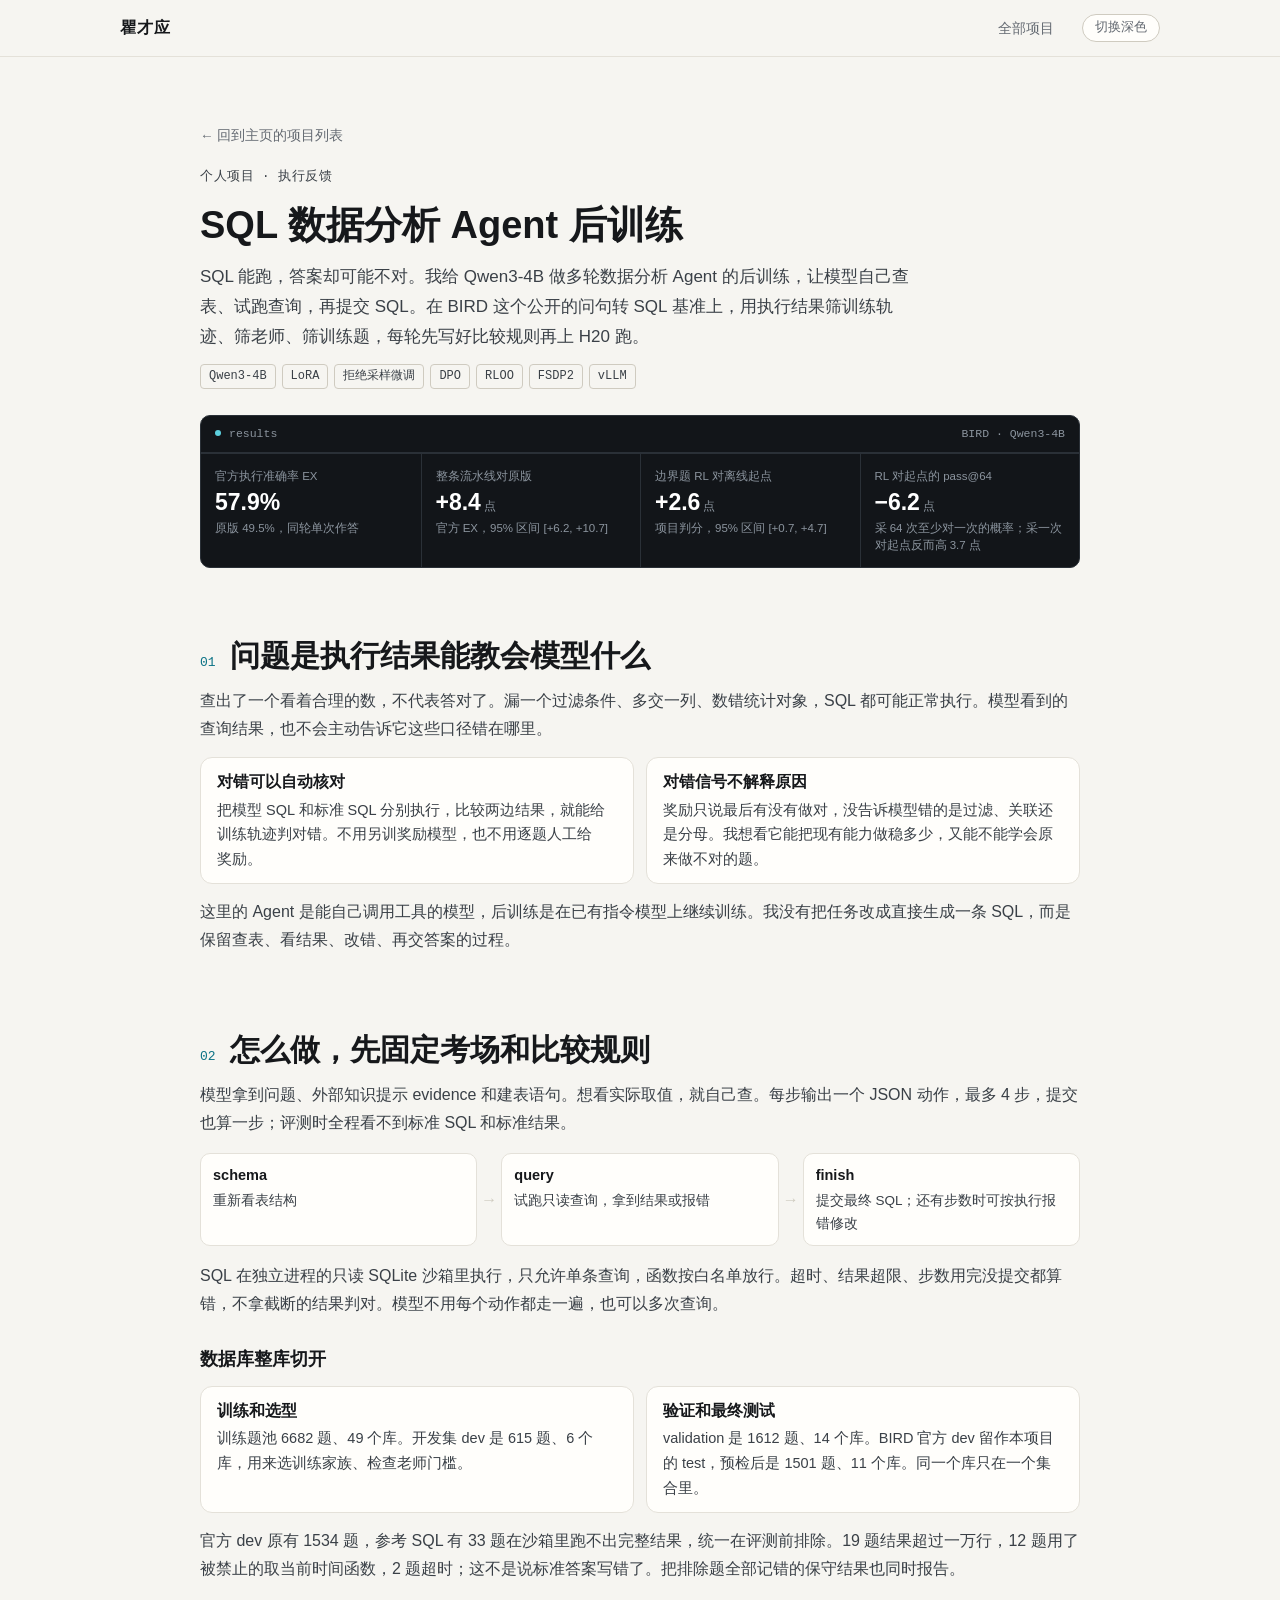
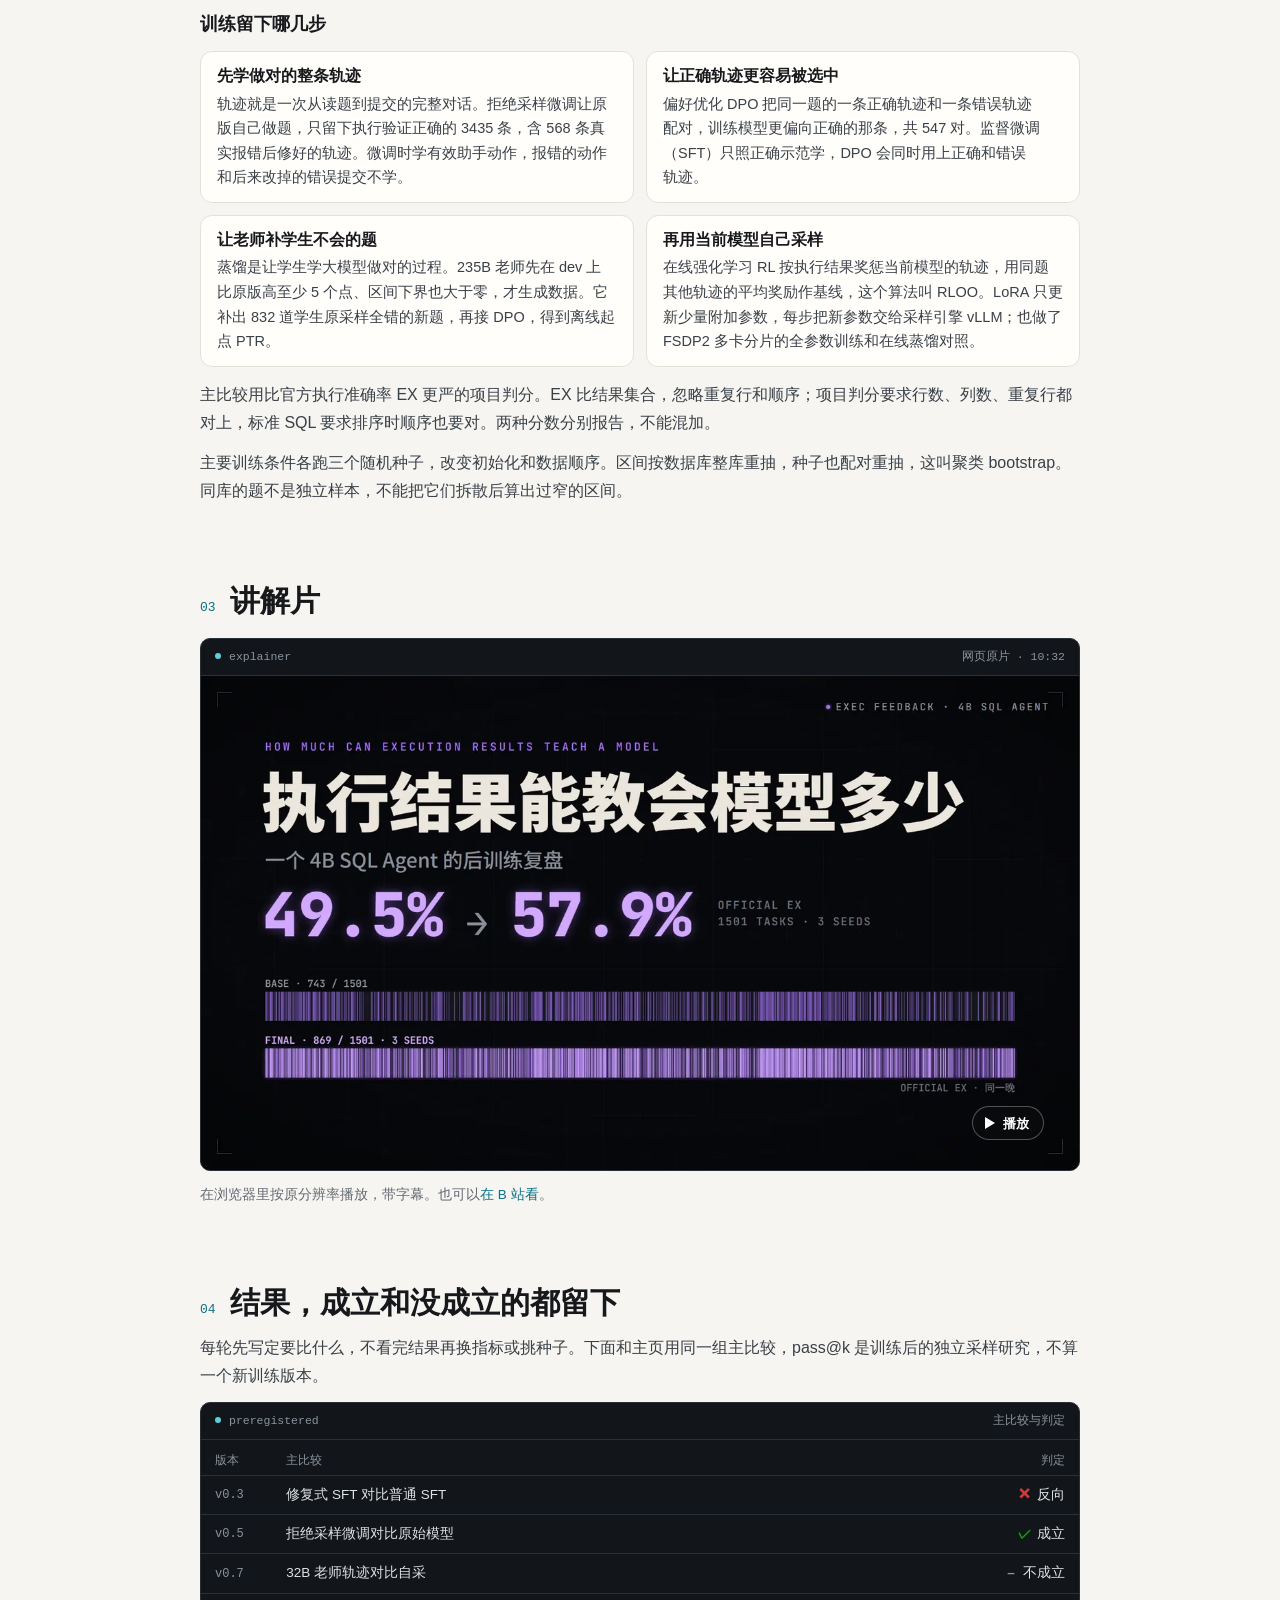
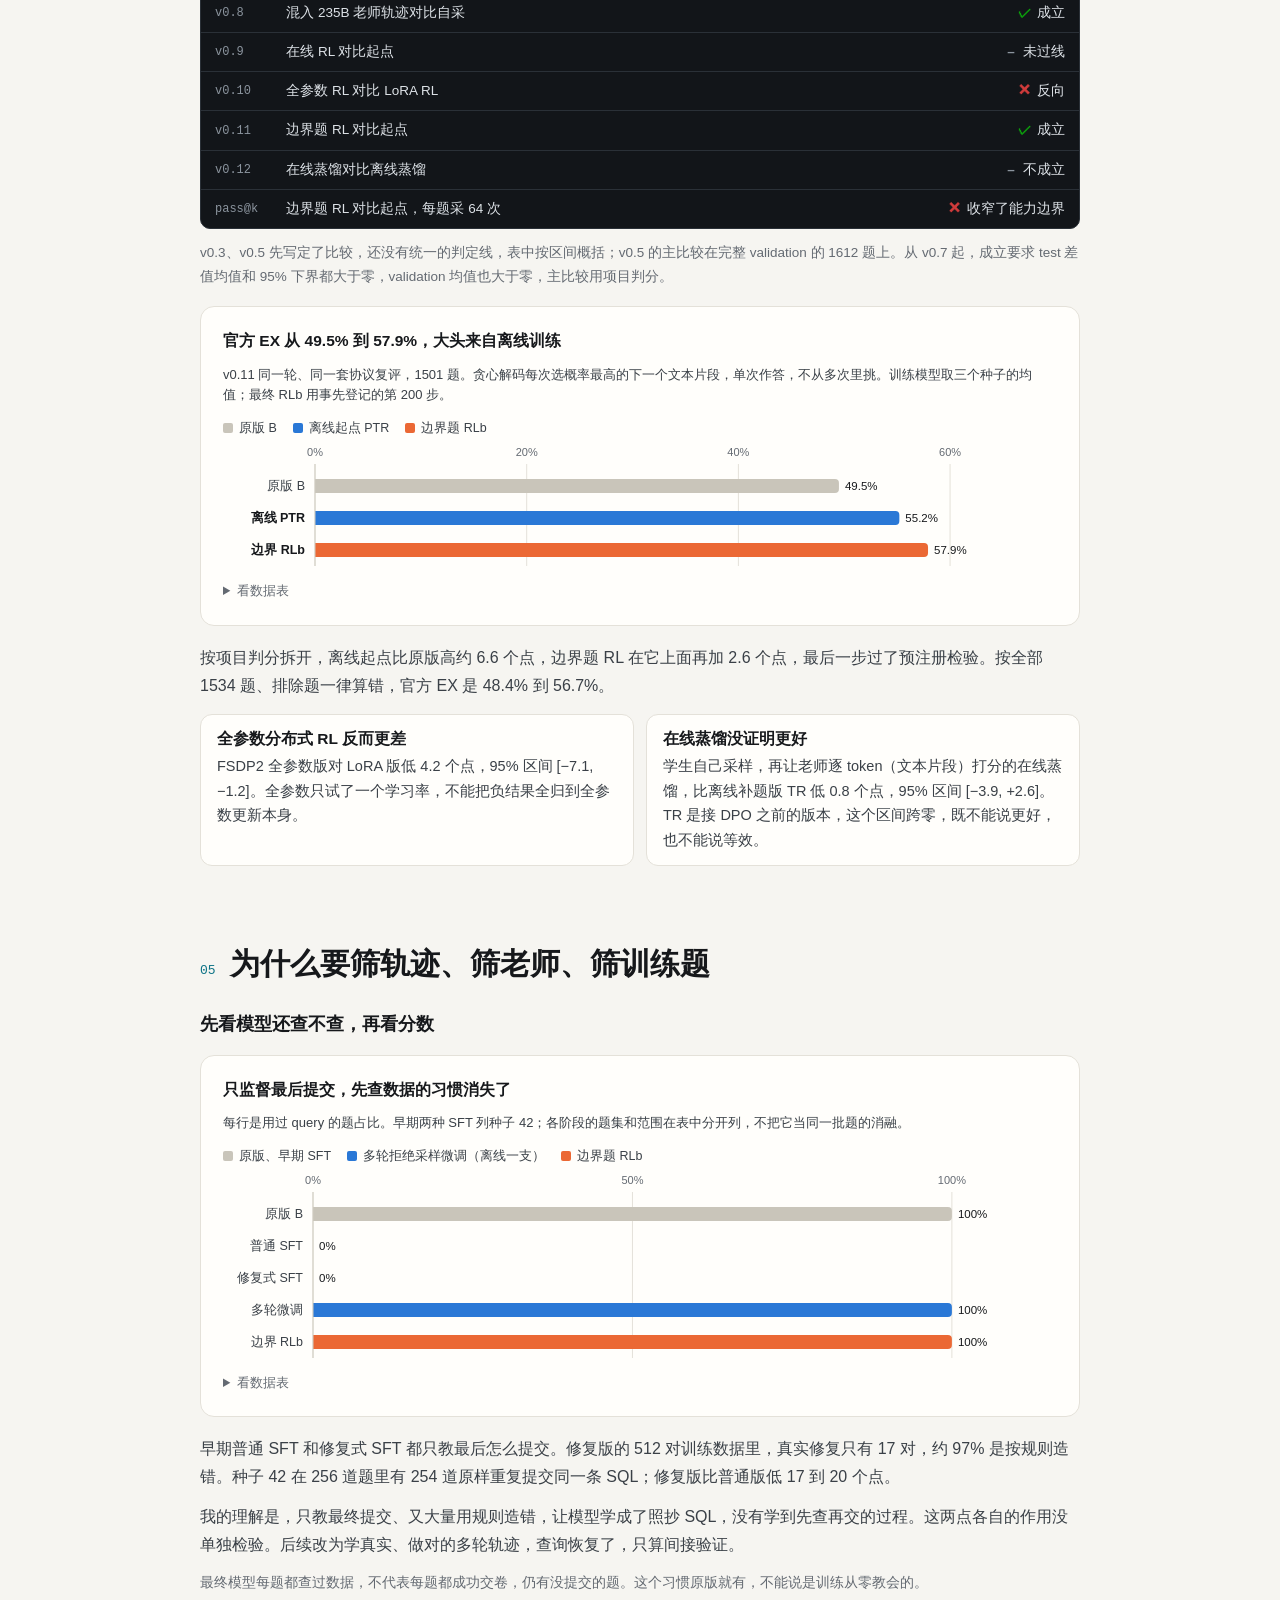
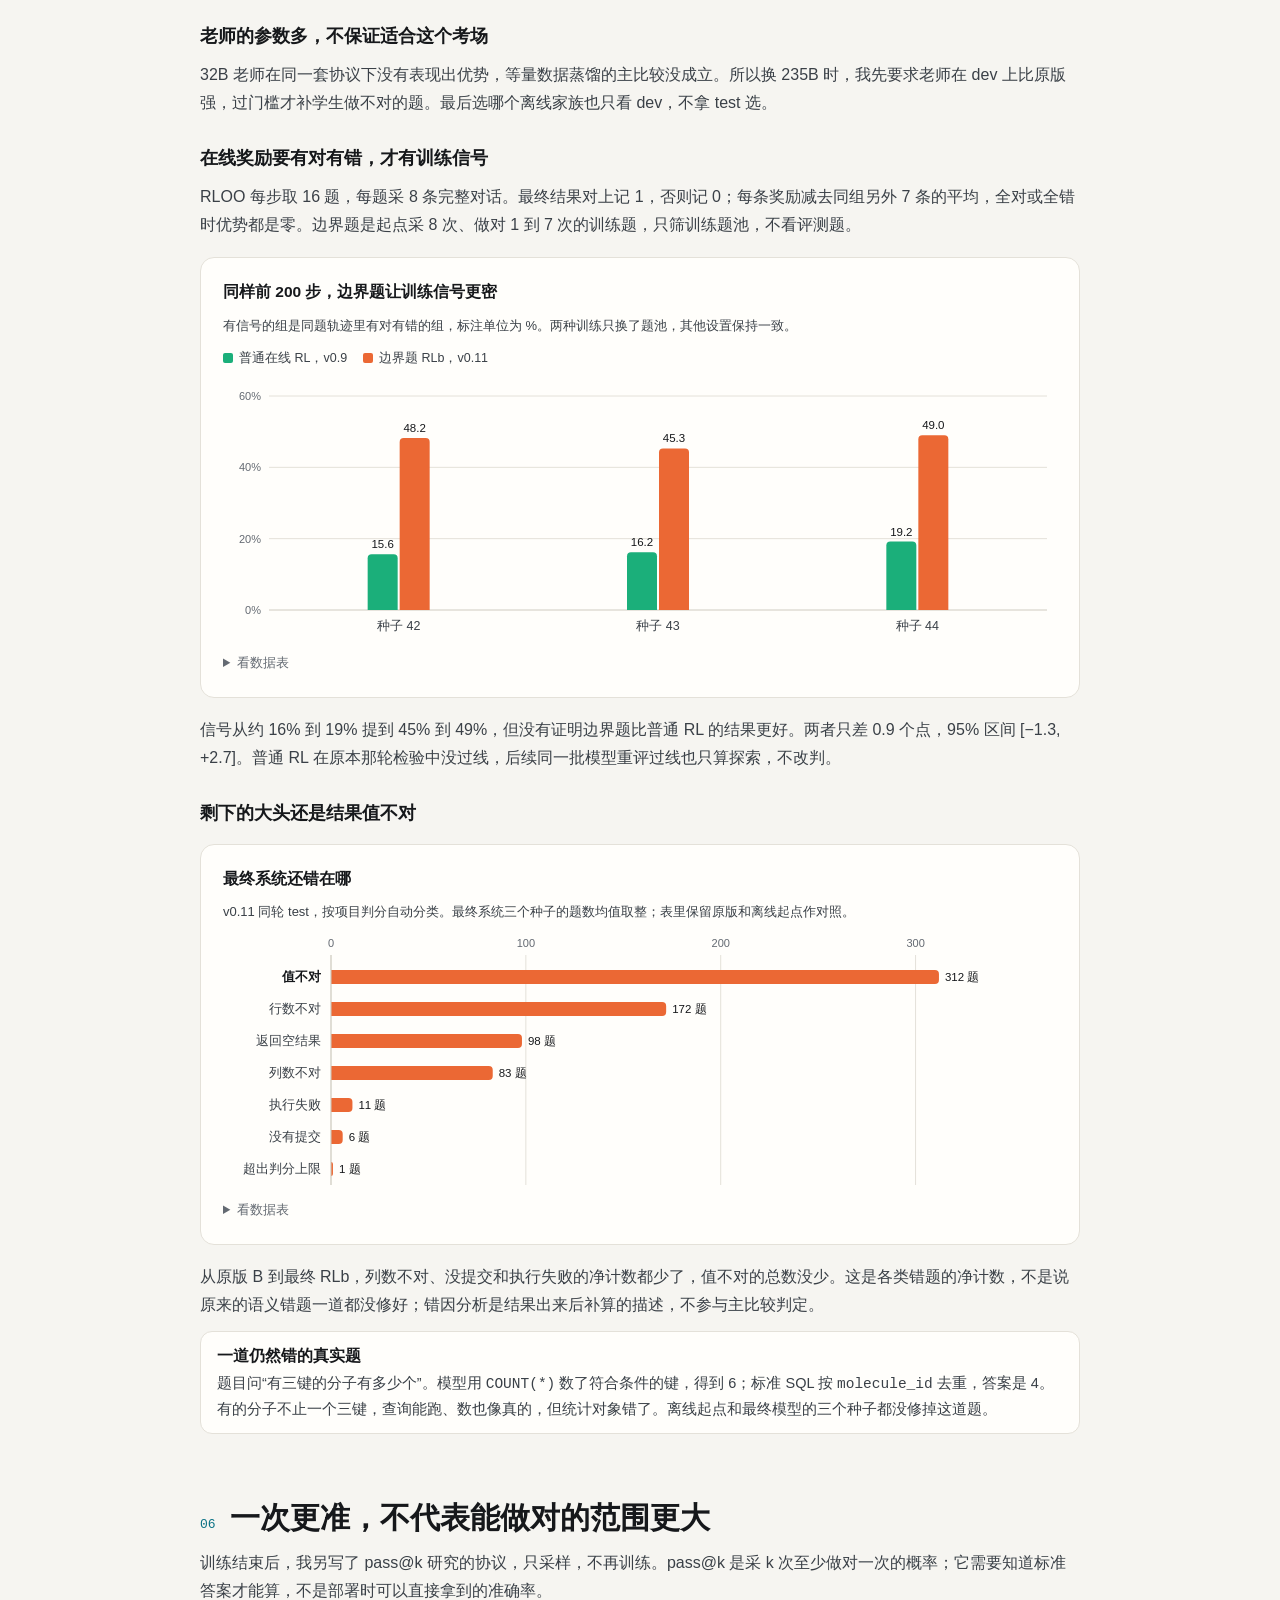
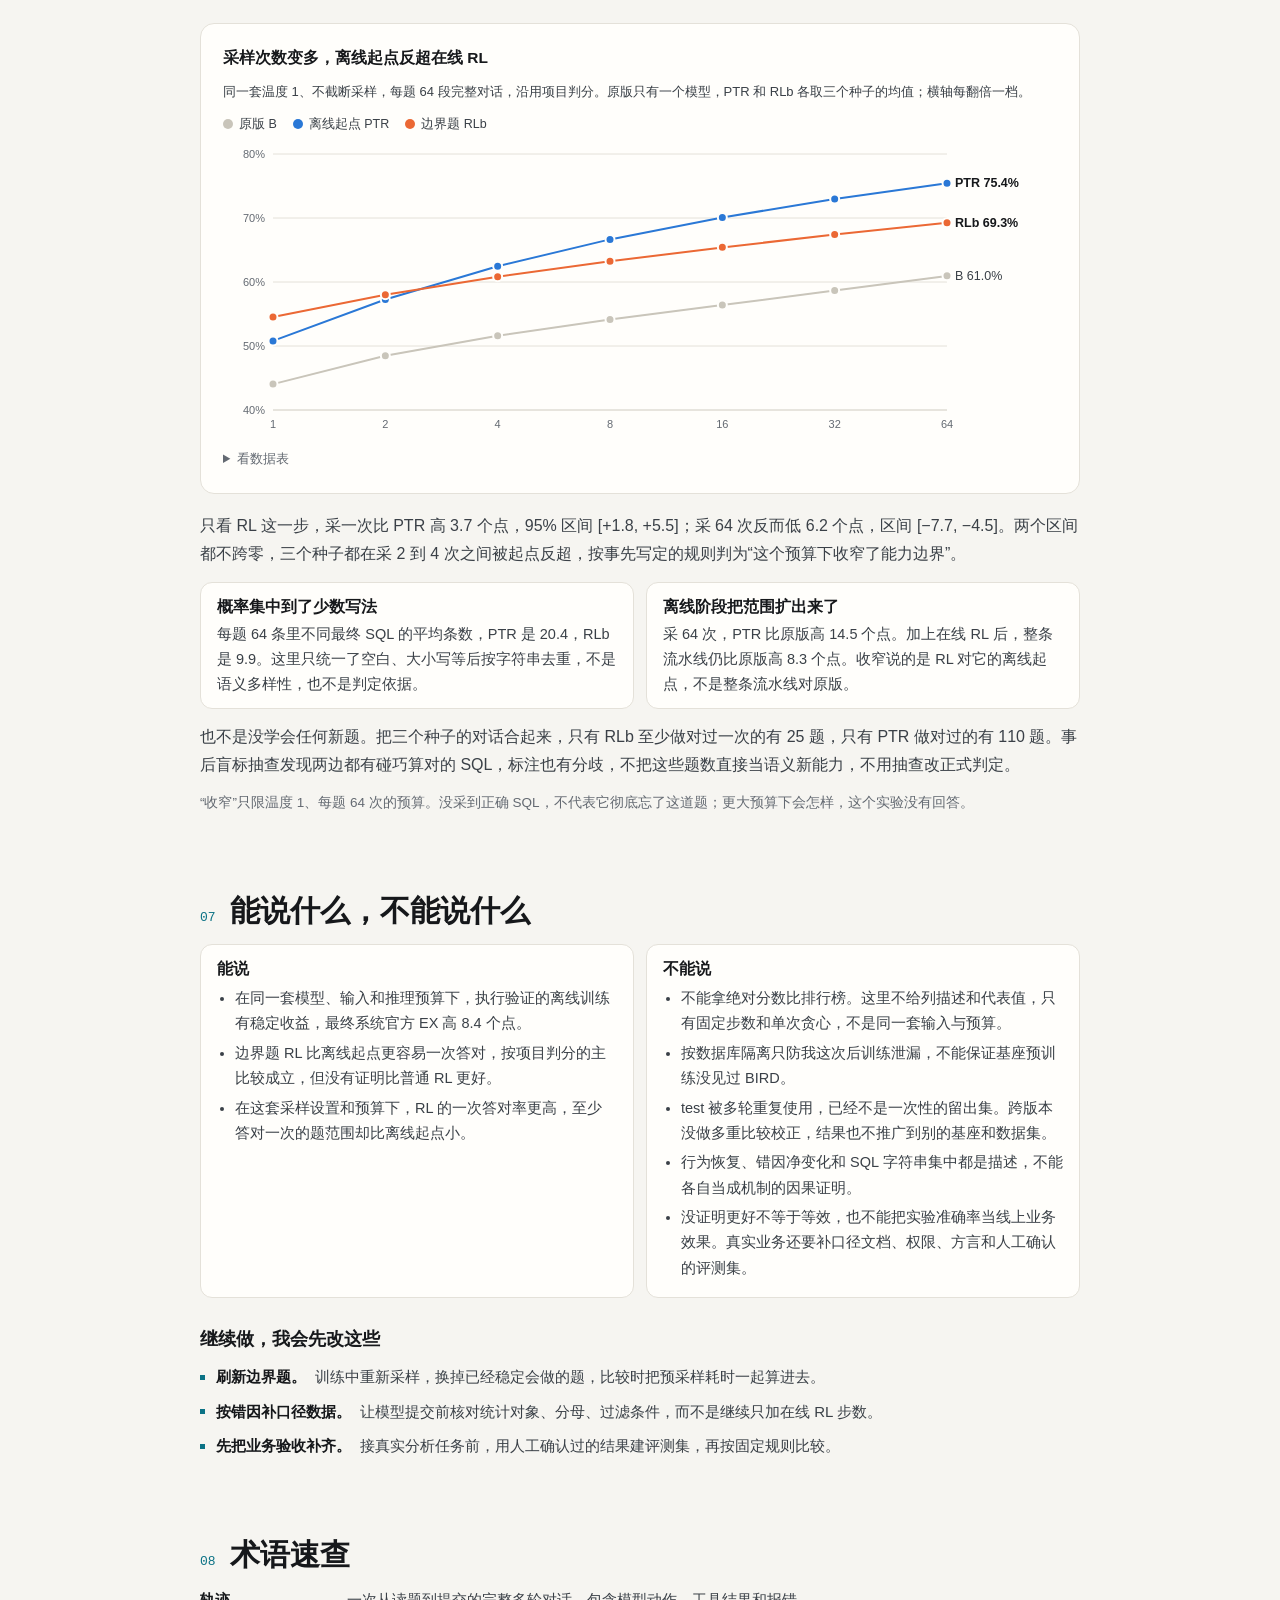
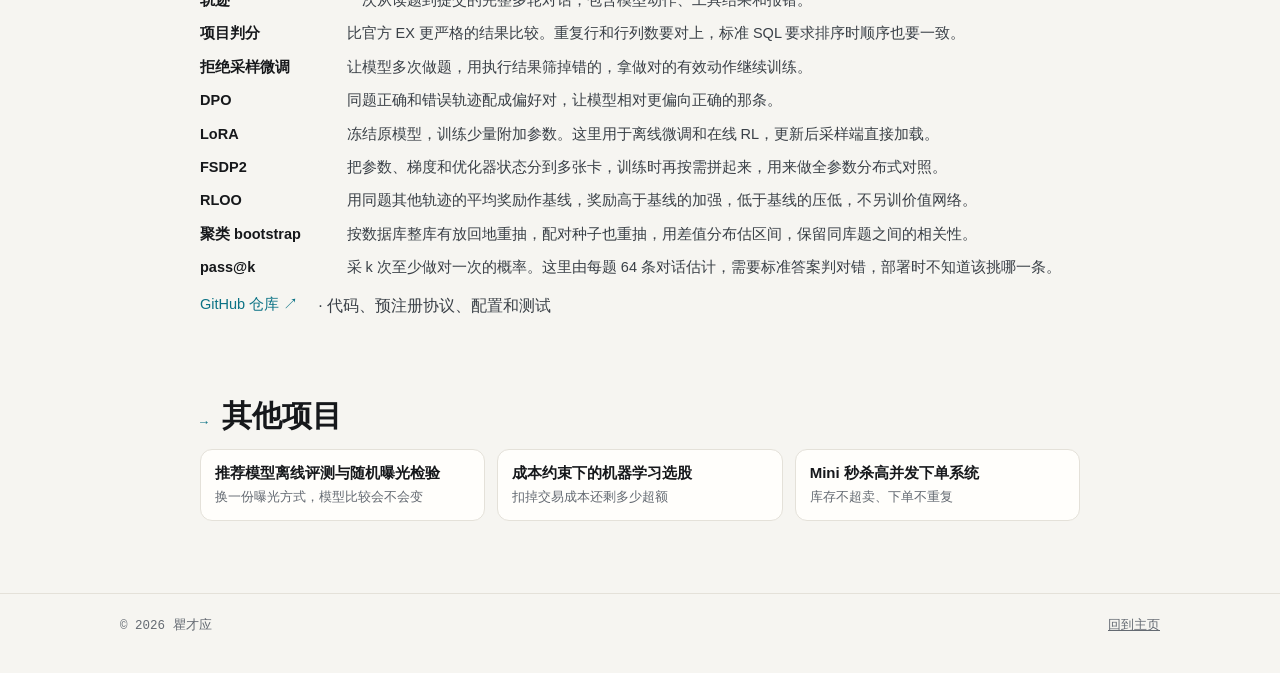
<file: projects/sql-agent/index.html>
<!doctype html>
<html lang="zh-CN">
<head>
<meta charset="utf-8">
<meta name="viewport" content="width=device-width, initial-scale=1">
<meta name="renderer" content="webkit">
<title>SQL 数据分析 Agent 后训练 · 瞿才应</title>
<meta name="description" content="个人项目讲解：给 Qwen3-4B 做多轮 SQL Agent 后训练，用执行结果筛轨迹、筛老师、筛训练题，比较离线训练、在线强化学习和 pass@k 能力边界。">
<meta name="robots" content="noindex">
<meta name="color-scheme" content="light dark">
<script>(function(){try{var t=localStorage.getItem("theme");if(t==="dark"||t==="light")document.documentElement.dataset.theme=t}catch(e){}})()</script>
<link rel="icon" href="../../favicon.svg" type="image/svg+xml">
<link rel="stylesheet" href="../../assets/css/site.css">
<link rel="stylesheet" href="../../assets/css/explainer.css">
<script src="../../assets/js/site.js" defer></script>
<script src="../../assets/js/charts.js"></script>
</head>
<body>
<a class="skip" href="#main">跳到正文</a>

<header class="topbar">
  <div class="wrap topbar-inner">
    <a class="brand" href="../../">瞿才应</a>
    <div class="topbar-right">
      <nav class="nav" aria-label="页面导航">
        <a href="../../#projects">全部项目</a>
      </nav>
      <button class="theme-btn" type="button"><span class="tb-long">切换</span><span class="tb-mode">深色</span></button>
    </div>
  </div>
</header>

<main id="main" class="wrap">
<article class="ex">

<header class="ex-hero">
  <a class="ex-back" href="../../#projects">← 回到主页的项目列表</a>
  <p class="eyebrow mono"><span>个人项目</span> · <span>执行反馈</span></p>
  <h1>SQL 数据分析 Agent 后训练</h1>
  <p class="ex-lede">SQL 能跑，答案却可能不对。我给 Qwen3-4B 做多轮数据分析 Agent 的后训练，让模型自己查表、试跑查询，再提交 SQL。在 BIRD 这个公开的问句转 SQL 基准上，用执行结果筛训练轨迹、筛老师、筛训练题，每轮先写好比较规则再上 H20 跑。</p>
  <ul class="tags"><li>Qwen3-4B</li><li>LoRA</li><li>拒绝采样微调</li><li>DPO</li><li>RLOO</li><li>FSDP2</li><li>vLLM</li></ul>
  <div class="panel">
    <div class="panel-bar mono"><span>results</span><span>BIRD · Qwen3-4B</span></div>
    <dl class="panel-metrics four">
      <div><dt>官方执行准确率 EX</dt><dd>57.9%</dd><dd class="delta">原版 49.5%，同轮单次作答</dd></div>
      <div><dt>整条流水线对原版</dt><dd>+8.4<small>点</small></dd><dd class="delta">官方 EX，95% 区间 [+6.2, +10.7]</dd></div>
      <div><dt>边界题 RL 对离线起点</dt><dd>+2.6<small>点</small></dd><dd class="delta">项目判分，95% 区间 [+0.7, +4.7]</dd></div>
      <div><dt>RL 对起点的 pass@64</dt><dd>−6.2<small>点</small></dd><dd class="delta">采 64 次至少对一次的概率；采一次对起点反而高 3.7 点</dd></div>
    </dl>
  </div>
</header>

<section class="ex-sec" id="problem">
  <header class="section-head"><span class="section-no mono">01</span><h2>问题是执行结果能教会模型什么</h2></header>
  <p>查出了一个看着合理的数，不代表答对了。漏一个过滤条件、多交一列、数错统计对象，SQL 都可能正常执行。模型看到的查询结果，也不会主动告诉它这些口径错在哪里。</p>
  <div class="ex-boxes">
    <div class="ex-box"><h4>对错可以自动核对</h4><p>把模型 SQL 和标准 SQL 分别执行，比较两边结果，就能给训练轨迹判对错。不用另训奖励模型，也不用逐题人工给奖励。</p></div>
    <div class="ex-box"><h4>对错信号不解释原因</h4><p>奖励只说最后有没有做对，没告诉模型错的是过滤、关联还是分母。我想看它能把现有能力做稳多少，又能不能学会原来做不对的题。</p></div>
  </div>
  <p>这里的 Agent 是能自己调用工具的模型，后训练是在已有指令模型上继续训练。我没有把任务改成直接生成一条 SQL，而是保留查表、看结果、改错、再交答案的过程。</p>
</section>

<section class="ex-sec" id="method">
  <header class="section-head"><span class="section-no mono">02</span><h2>怎么做，先固定考场和比较规则</h2></header>
  <p>模型拿到问题、外部知识提示 evidence 和建表语句。想看实际取值，就自己查。每步输出一个 JSON 动作，最多 4 步，提交也算一步；评测时全程看不到标准 SQL 和标准结果。</p>
  <div class="ex-steps">
    <div class="ex-step"><b>schema</b>重新看表结构</div>
    <div class="ex-arrow" aria-hidden="true">→</div>
    <div class="ex-step"><b>query</b>试跑只读查询，拿到结果或报错</div>
    <div class="ex-arrow" aria-hidden="true">→</div>
    <div class="ex-step"><b>finish</b>提交最终 SQL；还有步数时可按执行报错修改</div>
  </div>
  <p>SQL 在独立进程的只读 SQLite 沙箱里执行，只允许单条查询，函数按白名单放行。超时、结果超限、步数用完没提交都算错，不拿截断的结果判对。模型不用每个动作都走一遍，也可以多次查询。</p>

  <h3>数据库整库切开</h3>
  <div class="ex-boxes">
    <div class="ex-box"><h4>训练和选型</h4><p>训练题池 6682 题、49 个库。开发集 dev 是 615 题、6 个库，用来选训练家族、检查老师门槛。</p></div>
    <div class="ex-box"><h4>验证和最终测试</h4><p>validation 是 1612 题、14 个库。BIRD 官方 dev 留作本项目的 test，预检后是 1501 题、11 个库。同一个库只在一个集合里。</p></div>
  </div>
  <p>官方 dev 原有 1534 题，参考 SQL 有 33 题在沙箱里跑不出完整结果，统一在评测前排除。19 题结果超过一万行，12 题用了被禁止的取当前时间函数，2 题超时；这不是说标准答案写错了。把排除题全部记错的保守结果也同时报告。</p>

  <h3>训练留下哪几步</h3>
  <div class="ex-boxes">
    <div class="ex-box"><h4>先学做对的整条轨迹</h4><p>轨迹就是一次从读题到提交的完整对话。拒绝采样微调让原版自己做题，只留下执行验证正确的 3435 条，含 568 条真实报错后修好的轨迹。微调时学有效助手动作，报错的动作和后来改掉的错误提交不学。</p></div>
    <div class="ex-box"><h4>让正确轨迹更容易被选中</h4><p>偏好优化 DPO 把同一题的一条正确轨迹和一条错误轨迹配对，训练模型更偏向正确的那条，共 547 对。监督微调（SFT）只照正确示范学，DPO 会同时用上正确和错误轨迹。</p></div>
    <div class="ex-box"><h4>让老师补学生不会的题</h4><p>蒸馏是让学生学大模型做对的过程。235B 老师先在 dev 上比原版高至少 5 个点、区间下界也大于零，才生成数据。它补出 832 道学生原采样全错的新题，再接 DPO，得到离线起点 PTR。</p></div>
    <div class="ex-box"><h4>再用当前模型自己采样</h4><p>在线强化学习 RL 按执行结果奖惩当前模型的轨迹，用同题其他轨迹的平均奖励作基线，这个算法叫 RLOO。LoRA 只更新少量附加参数，每步把新参数交给采样引擎 vLLM；也做了 FSDP2 多卡分片的全参数训练和在线蒸馏对照。</p></div>
  </div>
  <p>主比较用比官方执行准确率 EX 更严的项目判分。EX 比结果集合，忽略重复行和顺序；项目判分要求行数、列数、重复行都对上，标准 SQL 要求排序时顺序也要对。两种分数分别报告，不能混加。</p>
  <p>主要训练条件各跑三个随机种子，改变初始化和数据顺序。区间按数据库整库重抽，种子也配对重抽，这叫聚类 bootstrap。同库的题不是独立样本，不能把它们拆散后算出过窄的区间。</p>
</section>

<section class="ex-sec" id="film">
  <header class="section-head"><span class="section-no mono">03</span><h2>讲解片</h2></header>
  <div class="panel ex-film">
    <div class="panel-bar mono"><span>explainer</span><span>网页原片 · 10:32</span></div>
    <button class="video-cover" type="button" data-film="../../films/sql-agent/film.html" data-title="执行结果能教会模型多少" aria-label="播放讲解片《执行结果能教会模型多少》，10 分 32 秒">
      <img src="../../assets/img/sql-agent-video.webp" width="1280" height="720" alt="" loading="lazy" decoding="async">
      <span class="video-play" aria-hidden="true">播放</span>
    </button>
  </div>
  <p class="ex-film-alt">在浏览器里按原分辨率播放，带字幕。也可以<a href="https://www.bilibili.com/video/BV1RfxV68EgG/" target="_blank" rel="noopener">在 B 站看</a>。</p>
</section>

<section class="ex-sec" id="results">
  <header class="section-head"><span class="section-no mono">04</span><h2>结果，成立和没成立的都留下</h2></header>
  <p>每轮先写定要比什么，不看完结果再换指标或挑种子。下面和主页用同一组主比较，pass@k 是训练后的独立采样研究，不算一个新训练版本。</p>
  <div class="panel">
    <div class="panel-bar mono"><span>preregistered</span><span>主比较与判定</span></div>
    <table class="ledger">
      <caption class="sr-only">各轮预先写定的主比较与判定</caption>
      <thead><tr><th scope="col">版本</th><th scope="col">主比较</th><th scope="col">判定</th></tr></thead>
      <tbody>
        <tr><td class="mono">v0.3</td><td>修复式 SFT 对比普通 SFT</td><td><span class="verdict bad"><i aria-hidden="true">✕</i>反向</span></td></tr>
        <tr><td class="mono">v0.5</td><td>拒绝采样微调对比原始模型</td><td><span class="verdict good"><i aria-hidden="true">✓</i>成立</span></td></tr>
        <tr><td class="mono">v0.7</td><td>32B 老师轨迹对比自采</td><td><span class="verdict none"><i aria-hidden="true">–</i>不成立</span></td></tr>
        <tr><td class="mono">v0.8</td><td>混入 235B 老师轨迹对比自采</td><td><span class="verdict good"><i aria-hidden="true">✓</i>成立</span></td></tr>
        <tr><td class="mono">v0.9</td><td>在线 RL 对比起点</td><td><span class="verdict none"><i aria-hidden="true">–</i>未过线</span></td></tr>
        <tr><td class="mono">v0.10</td><td>全参数 RL 对比 LoRA RL</td><td><span class="verdict bad"><i aria-hidden="true">✕</i>反向</span></td></tr>
        <tr><td class="mono">v0.11</td><td>边界题 RL 对比起点</td><td><span class="verdict good"><i aria-hidden="true">✓</i>成立</span></td></tr>
        <tr><td class="mono">v0.12</td><td>在线蒸馏对比离线蒸馏</td><td><span class="verdict none"><i aria-hidden="true">–</i>不成立</span></td></tr>
        <tr><td class="mono">pass@k</td><td>边界题 RL 对比起点，每题采 64 次</td><td><span class="verdict bad"><i aria-hidden="true">✕</i>收窄了<span class="nb">能力边界</span></span></td></tr>
      </tbody>
    </table>
  </div>
  <p class="ex-note">v0.3、v0.5 先写定了比较，还没有统一的判定线，表中按区间概括；v0.5 的主比较在完整 validation 的 1612 题上。从 v0.7 起，成立要求 test 差值均值和 95% 下界都大于零，validation 均值也大于零，主比较用项目判分。</p>

  <div class="cx-card">
    <h4>官方 EX 从 49.5% 到 57.9%，大头来自离线训练</h4>
    <p class="cx-sub">v0.11 同一轮、同一套协议复评，1501 题。贪心解码每次选概率最高的下一个文本片段，单次作答，不从多次里挑。训练模型取三个种子的均值；最终 RLb 用事先登记的第 200 步。</p>
    <div class="cx-legend"><span><i class="bar" style="background:var(--cdim)"></i>原版 B</span><span><i class="bar" style="background:var(--c1)"></i>离线起点 PTR</span><span><i class="bar" style="background:var(--c2)"></i>边界题 RLb</span></div>
    <div id="c-ex"></div>
    <details class="cx-data"><summary>看数据表</summary><div class="cx-scroll">
      <table class="cx-table">
        <thead><tr><th scope="col">阶段</th><th scope="col">官方 EX</th><th scope="col">项目判分</th><th scope="col">EX 答对题数</th></tr></thead>
        <tbody>
          <tr><td>原版 B</td><td>49.5%</td><td>45.3%</td><td>743</td></tr>
          <tr><td>拒绝采样、老师补题、DPO 后的 PTR</td><td>55.2%</td><td>51.9%</td><td>845 / 819 / 822</td></tr>
          <tr><td>PTR 再做边界题 RL，RLb@200</td><td>57.9%</td><td>54.5%</td><td>873 / 857 / 878</td></tr>
        </tbody>
      </table>
      <p class="ex-note">逐种子题数按 42、43、44 排列。EX 和项目判分各按自己的规则算，不是同一个指标。</p>
    </div></details>
  </div>
  <p>按项目判分拆开，离线起点比原版高约 6.6 个点，边界题 RL 在它上面再加 2.6 个点，最后一步过了预注册检验。按全部 1534 题、排除题一律算错，官方 EX 是 48.4% 到 56.7%。</p>
  <div class="ex-boxes">
    <div class="ex-box"><h4>全参数分布式 RL 反而更差</h4><p>FSDP2 全参数版对 LoRA 版低 4.2 个点，95% 区间 [−7.1, −1.2]。全参数只试了一个学习率，不能把负结果全归到全参数更新本身。</p></div>
    <div class="ex-box"><h4>在线蒸馏没证明更好</h4><p>学生自己采样，再让老师逐 token（文本片段）打分的在线蒸馏，比离线补题版 TR 低 0.8 个点，95% 区间 [−3.9, +2.6]。TR 是接 DPO 之前的版本，这个区间跨零，既不能说更好，也不能说等效。</p></div>
  </div>
</section>

<section class="ex-sec" id="why">
  <header class="section-head"><span class="section-no mono">05</span><h2>为什么要筛轨迹、筛老师、筛训练题</h2></header>
  <h3>先看模型还查不查，再看分数</h3>
  <div class="cx-card">
    <h4>只监督最后提交，先查数据的习惯消失了</h4>
    <p class="cx-sub">每行是用过 query 的题占比。早期两种 SFT 列种子 42；各阶段的题集和范围在表中分开列，不把它当同一批题的消融。</p>
    <div class="cx-legend"><span><i class="bar" style="background:var(--cdim)"></i>原版、早期 SFT</span><span><i class="bar" style="background:var(--c1)"></i>多轮拒绝采样微调（离线一支）</span><span><i class="bar" style="background:var(--c2)"></i>边界题 RLb</span></div>
    <div id="c-query"></div>
    <details class="cx-data"><summary>看数据表</summary><div class="cx-scroll">
      <table class="cx-table">
        <thead><tr><th scope="col">模型</th><th scope="col">评测范围</th><th scope="col">用过 query 的题</th><th scope="col">占比</th></tr></thead>
        <tbody>
          <tr><td>原版 B</td><td>早期验证子集</td><td>256 / 256</td><td>100%</td></tr>
          <tr><td>普通 SFT，C 种子 42</td><td>同一验证子集</td><td>0 / 256</td><td>0%</td></tr>
          <tr><td>修复式 SFT，D 种子 42</td><td>同一验证子集</td><td>0 / 256</td><td>0%</td></tr>
          <tr><td>多轮拒绝采样微调，v0.5</td><td>完整 validation</td><td>1612 / 1612</td><td>100%</td></tr>
          <tr><td>最终 RLb，种子 42 / 43 / 44</td><td>完整 test，各种子分别算</td><td>均为 1501 / 1501</td><td>均为 100%</td></tr>
        </tbody>
      </table>
    </div></details>
  </div>
  <p>早期普通 SFT 和修复式 SFT 都只教最后怎么提交。修复版的 512 对训练数据里，真实修复只有 17 对，约 97% 是按规则造错。种子 42 在 256 道题里有 254 道原样重复提交同一条 SQL；修复版比普通版低 17 到 20 个点。</p>
  <p>我的理解是，只教最终提交、又大量用规则造错，让模型学成了照抄 SQL，没有学到先查再交的过程。这两点各自的作用没单独检验。后续改为学真实、做对的多轮轨迹，查询恢复了，只算间接验证。</p>
  <p class="ex-note">最终模型每题都查过数据，不代表每题都成功交卷，仍有没提交的题。这个习惯原版就有，不能说是训练从零教会的。</p>

  <h3>老师的参数多，不保证适合这个考场</h3>
  <p>32B 老师在同一套协议下没有表现出优势，等量数据蒸馏的主比较没成立。所以换 235B 时，我先要求老师在 dev 上比原版强，过门槛才补学生做不对的题。最后选哪个离线家族也只看 dev，不拿 test 选。</p>

  <h3>在线奖励要有对有错，才有训练信号</h3>
  <p>RLOO 每步取 16 题，每题采 8 条完整对话。最终结果对上记 1，否则记 0；每条奖励减去同组另外 7 条的平均，全对或全错时优势都是零。边界题是起点采 8 次、做对 1 到 7 次的训练题，只筛训练题池，不看评测题。</p>
  <div class="cx-card">
    <h4>同样前 200 步，边界题让训练信号更密</h4>
    <p class="cx-sub">有信号的组是同题轨迹里有对有错的组，标注单位为 %。两种训练只换了题池，其他设置保持一致。</p>
    <div class="cx-legend"><span><i class="bar" style="background:var(--c3)"></i>普通在线 RL，v0.9</span><span><i class="bar" style="background:var(--c2)"></i>边界题 RLb，v0.11</span></div>
    <div id="c-signal"></div>
    <details class="cx-data"><summary>看数据表</summary><div class="cx-scroll">
      <table class="cx-table">
        <thead><tr><th scope="col">训练方式</th><th scope="col">种子 42</th><th scope="col">种子 43</th><th scope="col">种子 44</th><th scope="col">统计窗口</th></tr></thead>
        <tbody>
          <tr><td>普通在线 RL</td><td>15.6%</td><td>16.2%</td><td>19.2%</td><td>前 200 步</td></tr>
          <tr><td>边界题 RLb</td><td>48.2%</td><td>45.3%</td><td>49.0%</td><td>前 200 步</td></tr>
        </tbody>
      </table>
    </div></details>
  </div>
  <p>信号从约 16% 到 19% 提到 45% 到 49%，但没有证明边界题比普通 RL 的结果更好。两者只差 0.9 个点，95% 区间 [−1.3, +2.7]。普通 RL 在原本那轮检验中没过线，后续同一批模型重评过线也只算探索，不改判。</p>

  <h3>剩下的大头还是结果值不对</h3>
  <div class="cx-card">
    <h4>最终系统还错在哪</h4>
    <p class="cx-sub">v0.11 同轮 test，按项目判分自动分类。最终系统三个种子的题数均值取整；表里保留原版和离线起点作对照。</p>
    <div id="c-errors"></div>
    <details class="cx-data"><summary>看数据表</summary><div class="cx-scroll">
      <table class="cx-table">
        <thead><tr><th scope="col">错因</th><th scope="col">原版 B</th><th scope="col">离线 PTR</th><th scope="col">最终 RLb</th></tr></thead>
        <tbody>
          <tr><td>行列数都对，值不对</td><td>309</td><td>320</td><td>312</td></tr>
          <tr><td>行数不对</td><td>166</td><td>165</td><td>172</td></tr>
          <tr><td>返回空结果</td><td>88</td><td>102</td><td>98</td></tr>
          <tr><td>列数不对</td><td>165</td><td>98</td><td>83</td></tr>
          <tr><td>最终 SQL 执行失败</td><td>27</td><td>5</td><td>11</td></tr>
          <tr><td>没有提交</td><td>64</td><td>32</td><td>6</td></tr>
          <tr><td>超出判分上限</td><td>2</td><td>0</td><td>1</td></tr>
        </tbody>
      </table>
    </div></details>
  </div>
  <p>从原版 B 到最终 RLb，列数不对、没提交和执行失败的净计数都少了，值不对的总数没少。这是各类错题的净计数，不是说原来的语义错题一道都没修好；错因分析是结果出来后补算的描述，不参与主比较判定。</p>
  <div class="ex-box">
    <h4>一道仍然错的真实题</h4>
    <p>题目问“有三键的分子有多少个”。模型用 <code>COUNT(*)</code> 数了符合条件的键，得到 6；标准 SQL 按 <code>molecule_id</code> 去重，答案是 4。有的分子不止一个三键，查询能跑、数也像真的，但统计对象错了。离线起点和最终模型的三个种子都没修掉这道题。</p>
  </div>
</section>

<section class="ex-sec" id="boundary">
  <header class="section-head"><span class="section-no mono">06</span><h2>一次更准，不代表能做对的范围更大</h2></header>
  <p>训练结束后，我另写了 pass@k 研究的协议，只采样，不再训练。pass@k 是采 k 次至少做对一次的概率；它需要知道标准答案才能算，不是部署时可以直接拿到的准确率。</p>
  <div class="cx-card">
    <h4>采样次数变多，离线起点反超在线 RL</h4>
    <p class="cx-sub">同一套温度 1、不截断采样，每题 64 段完整对话，沿用项目判分。原版只有一个模型，PTR 和 RLb 各取三个种子的均值；横轴每翻倍一档。</p>
    <div class="cx-legend"><span><i style="background:var(--cdim)"></i>原版 B</span><span><i style="background:var(--c1)"></i>离线起点 PTR</span><span><i style="background:var(--c2)"></i>边界题 RLb</span></div>
    <div id="c-passk"></div>
    <details class="cx-data"><summary>看数据表</summary><div class="cx-scroll">
      <table class="cx-table">
        <thead><tr><th scope="col">pass@k</th><th scope="col">k=1</th><th scope="col">k=2</th><th scope="col">k=4</th><th scope="col">k=8</th><th scope="col">k=16</th><th scope="col">k=32</th><th scope="col">k=64</th></tr></thead>
        <tbody>
          <tr><td>原版 B</td><td>44.1%</td><td>48.5%</td><td>51.6%</td><td>54.1%</td><td>56.4%</td><td>58.7%</td><td>61.0%</td></tr>
          <tr><td>离线起点 PTR</td><td>50.8%</td><td>57.3%</td><td>62.5%</td><td>66.7%</td><td>70.1%</td><td>73.0%</td><td>75.4%</td></tr>
          <tr><td>边界题 RLb</td><td>54.5%</td><td>58.0%</td><td>60.8%</td><td>63.2%</td><td>65.4%</td><td>67.4%</td><td>69.3%</td></tr>
          <tr><td>RLb − PTR，点</td><td>+3.7</td><td>+0.8</td><td>−1.6</td><td>−3.4</td><td>−4.7</td><td>−5.6</td><td>−6.2</td></tr>
        </tbody>
      </table>
      <p class="ex-note">差值在取整前计算，不能直接拿表中已经保留一位小数的百分数相减。温度 1 的 pass@1 和前面的单次贪心分数也不能混用。</p>
    </div></details>
  </div>
  <p>只看 RL 这一步，采一次比 PTR 高 3.7 个点，95% 区间 [+1.8, +5.5]；采 64 次反而低 6.2 个点，区间 [−7.7, −4.5]。两个区间都不跨零，三个种子都在采 2 到 4 次之间被起点反超，按事先写定的规则判为“这个预算下收窄了能力边界”。</p>
  <div class="ex-boxes">
    <div class="ex-box"><h4>概率集中到了少数写法</h4><p>每题 64 条里不同最终 SQL 的平均条数，PTR 是 20.4，RLb 是 9.9。这里只统一了空白、大小写等后按字符串去重，不是语义多样性，也不是判定依据。</p></div>
    <div class="ex-box"><h4>离线阶段把范围扩出来了</h4><p>采 64 次，PTR 比原版高 14.5 个点。加上在线 RL 后，整条流水线仍比原版高 8.3 个点。收窄说的是 RL 对它的离线起点，不是整条流水线对原版。</p></div>
  </div>
  <p>也不是没学会任何新题。把三个种子的对话合起来，只有 RLb 至少做对过一次的有 25 题，只有 PTR 做对过的有 110 题。事后盲标抽查发现两边都有碰巧算对的 SQL，标注也有分歧，不把这些题数直接当语义新能力，不用抽查改正式判定。</p>
  <p class="ex-note">“收窄”只限温度 1、每题 64 次的预算。没采到正确 SQL，不代表它彻底忘了这道题；更大预算下会怎样，这个实验没有回答。</p>
</section>

<section class="ex-sec" id="limits">
  <header class="section-head"><span class="section-no mono">07</span><h2>能说什么，不能说什么</h2></header>
  <div class="ex-boxes">
    <div class="ex-box"><h4>能说</h4><ul>
      <li>在同一套模型、输入和推理预算下，执行验证的离线训练有稳定收益，最终系统官方 EX 高 8.4 个点。</li>
      <li>边界题 RL 比离线起点更容易一次答对，按项目判分的主比较成立，但没有证明比普通 RL 更好。</li>
      <li>在这套采样设置和预算下，RL 的一次答对率更高，至少答对一次的题范围却比离线起点小。</li>
    </ul></div>
    <div class="ex-box"><h4>不能说</h4><ul>
      <li>不能拿绝对分数比排行榜。这里不给列描述和代表值，只有固定步数和单次贪心，不是同一套输入与预算。</li>
      <li>按数据库隔离只防我这次后训练泄漏，不能保证基座预训练没见过 BIRD。</li>
      <li>test 被多轮重复使用，已经不是一次性的留出集。跨版本没做多重比较校正，结果也不推广到别的基座和数据集。</li>
      <li>行为恢复、错因净变化和 SQL 字符串集中都是描述，不能各自当成机制的因果证明。</li>
      <li>没证明更好不等于等效，也不能把实验准确率当线上业务效果。真实业务还要补口径文档、权限、方言和人工确认的评测集。</li>
    </ul></div>
  </div>
  <h3>继续做，我会先改这些</h3>
  <ul class="points">
    <li><b>刷新边界题。</b>训练中重新采样，换掉已经稳定会做的题，比较时把预采样耗时一起算进去。</li>
    <li><b>按错因补口径数据。</b>让模型提交前核对统计对象、分母、过滤条件，而不是继续只加在线 RL 步数。</li>
    <li><b>先把业务验收补齐。</b>接真实分析任务前，用人工确认过的结果建评测集，再按固定规则比较。</li>
  </ul>
</section>

<section class="ex-sec" id="glossary">
  <header class="section-head"><span class="section-no mono">08</span><h2>术语速查</h2></header>
  <dl class="ex-gloss">
    <dt>轨迹</dt><dd>一次从读题到提交的完整多轮对话，包含模型动作、工具结果和报错。</dd>
    <dt>项目判分</dt><dd>比官方 EX 更严格的结果比较。重复行和行列数要对上，标准 SQL 要求排序时顺序也要一致。</dd>
    <dt>拒绝采样微调</dt><dd>让模型多次做题，用执行结果筛掉错的，拿做对的有效动作继续训练。</dd>
    <dt>DPO</dt><dd>同题正确和错误轨迹配成偏好对，让模型相对更偏向正确的那条。</dd>
    <dt>LoRA</dt><dd>冻结原模型，训练少量附加参数。这里用于离线微调和在线 RL，更新后采样端直接加载。</dd>
    <dt>FSDP2</dt><dd>把参数、梯度和优化器状态分到多张卡，训练时再按需拼起来，用来做全参数分布式对照。</dd>
    <dt>RLOO</dt><dd>用同题其他轨迹的平均奖励作基线，奖励高于基线的加强，低于基线的压低，不另训价值网络。</dd>
    <dt>聚类 bootstrap</dt><dd>按数据库整库有放回地重抽，配对种子也重抽，用差值分布估区间，保留同库题之间的相关性。</dd>
    <dt>pass@k</dt><dd>采 k 次至少做对一次的概率。这里由每题 64 条对话估计，需要标准答案判对错，部署时不知道该挑哪一条。</dd>
  </dl>
  <p class="links"><a href="https://github.com/leinay633-maker/sql-agent-post-training" target="_blank" rel="noopener">GitHub 仓库</a> · 代码、预注册协议、配置和测试</p>
</section>

<section class="ex-sec ex-end" id="more">
  <header class="section-head"><span class="section-no mono">→</span><h2>其他项目</h2></header>
  <ul class="ex-more">
    <li><a href="../rec-eval/"><b>推荐模型离线评测与随机曝光检验</b><span>换一份曝光方式，模型比较会不会变</span></a></li>
    <li><a href="../costrank/"><b>成本约束下的机器学习选股</b><span>扣掉交易成本还剩多少超额</span></a></li>
    <li><a href="../mini-seckill/"><b>Mini 秒杀高并发下单系统</b><span>库存不超卖、下单不重复</span></a></li>
  </ul>
</section>

</article>
</main>

<footer class="footer">
  <div class="wrap footer-inner mono">
    <span>© 2026 瞿才应</span>
    <a href="../../" style="color:inherit">回到主页</a>
  </div>
</footer>

<script>
(function () {
  var C = window.Charts;
  var pct = function (v) { return (v * 100).toFixed(1) + '%'; };
  var pctTick = function (v) { return Math.round(v * 100) + '%'; };
  var totals = {
    tasks: 1501, B_ex: 743,
    PTR_ex: [845, 819, 822],
    RLb_ex: [873, 857, 878]
  };
  function mean(a) { return a.reduce(function (s, v) { return s + v; }, 0) / a.length; }
  C.hbars('c-ex', {
    rows: [
      { name: '原版 B', v: totals.B_ex / totals.tasks, cls: 'fdim' },
      { name: '离线 PTR', v: mean(totals.PTR_ex) / totals.tasks, cls: 'f1', strong: true },
      { name: '边界 RLb', v: mean(totals.RLb_ex) / totals.tasks, cls: 'f2', strong: true }
    ],
    domain: [0, 0.65], ticks: [0, 0.2, 0.4, 0.6], tickFmt: pctTick, valFmt: pct,
    aria: '同轮官方执行准确率，原版 49.5%，离线 PTR 55.2%，边界题 RLb 57.9%'
  });

  C.hbars('c-query', {
    rows: [
      { name: '原版 B', v: 1, cls: 'fdim', tip: '<b>原版 B</b><br>早期验证子集，用过 query 的题 256 / 256' },
      { name: '普通 SFT', v: 0, cls: 'fdim', tip: '<b>普通 SFT，C 种子 42</b><br>同一验证子集，0 / 256' },
      { name: '修复式 SFT', v: 0, cls: 'fdim', tip: '<b>修复式 SFT，D 种子 42</b><br>同一验证子集，0 / 256' },
      { name: '多轮微调', v: 1, cls: 'f1', tip: '<b>执行验证的多轮拒绝采样微调</b><br>v0.5 完整 validation，1612 / 1612' },
      { name: '边界 RLb', v: 1, cls: 'f2', tip: '<b>最终 RLb</b><br>种子 42、43、44 分别都是 1501 / 1501<br>查过数据不代表成功提交' }
    ],
    left: 90, domain: [0, 1.08], ticks: [0, 0.5, 1], tickFmt: pctTick,
    valFmt: function (v) { return Math.round(v * 100) + '%'; },
    aria: '查询行为，早期原版 100%，普通和修复式 SFT 种子 42 都是 0%，后续多轮微调和最终 RLb 都是 100%；不同评测范围分开列'
  });

  C.vgroups('c-signal', {
    groups: ['种子 42', '种子 43', '种子 44'],
    series: [
      { name: '普通 RL（%）', cls: 'f3', vals: [15.6, 16.2, 19.2] },
      { name: '边界 RLb（%）', cls: 'f2', vals: [48.2, 45.3, 49.0] }
    ],
    max: 60, ticks: [0, 20, 40, 60],
    tickFmt: function (v) { return v + '%'; }, valFmt: C.fixed(1),
    labelGroups: [0, 1, 2],
    aria: '前 200 步有信号组占比，普通 RL 三个种子 15.6、16.2、19.2%，边界 RLb 为 48.2、45.3、49.0%'
  });

  C.hbars('c-errors', {
    rows: [
      { name: '值不对', v: 312, cls: 'f2', strong: true },
      { name: '行数不对', v: 172, cls: 'f2' },
      { name: '返回空结果', v: 98, cls: 'f2' },
      { name: '列数不对', v: 83, cls: 'f2' },
      { name: '执行失败', v: 11, cls: 'f2' },
      { name: '没有提交', v: 6, cls: 'f2' },
      { name: '超出判分上限', v: 1, cls: 'f2' }
    ],
    left: 108, right: 44, domain: [0, 350], ticks: [0, 100, 200, 300],
    tickFmt: C.fixed(0), valFmt: function (v) { return v + ' 题'; },
    aria: '最终 RLb 的错因均值，值不对 312 题，行数不对 172，空结果 98，列数不对 83，执行失败 11，没有提交 6，超限 1'
  });

  var ks = [1, 2, 4, 8, 16, 32, 64];
  function pts(values) { return values.map(function (v, i) { return [ks[i], v]; }); }
  C.lines('c-passk', {
    series: [
      { name: '原版 B', cls: 'dim', markers: true, label: 'B 61.0%',
        pts: pts([0.44052923051299137, 0.48461475418504063, 0.5159775212016077, 0.541250080781741, 0.5640662439283427, 0.5865850331008771, 0.6095936042638241]) },
      { name: '离线 PTR', cls: '1', markers: true, label: 'PTR 75.4%',
        pts: pts([0.507897512769265, 0.5726355489638302, 0.6246956081332978, 0.666579990810683, 0.7008408080966309, 0.7296633196332589, 0.7543859649122807]) },
      { name: '边界 RLb', cls: '2', markers: true, label: 'RLb 69.3%',
        pts: pts([0.5452198534310458, 0.5802098644995047, 0.6083412676295317, 0.6324295485483966, 0.6541397346108052, 0.6740714556156022, 0.6926493448811902]) }
    ],
    x: { domain: [1, 64], ticks: ks, log2: true },
    y: { domain: [0.4, 0.8], ticks: [0.4, 0.5, 0.6, 0.7, 0.8], fmt: pctTick },
    valFmt: pct, xName: function (k) { return '采 ' + k + ' 次，pass@' + k; },
    endLabels: true,
    aria: '温度 1 的 pass@k 曲线，采一次 RLb 高于 PTR，采 64 次 PTR 75.4%，RLb 69.3%，原版 61.0%'
  });
})();
</script>
</body>
</html>
</file>
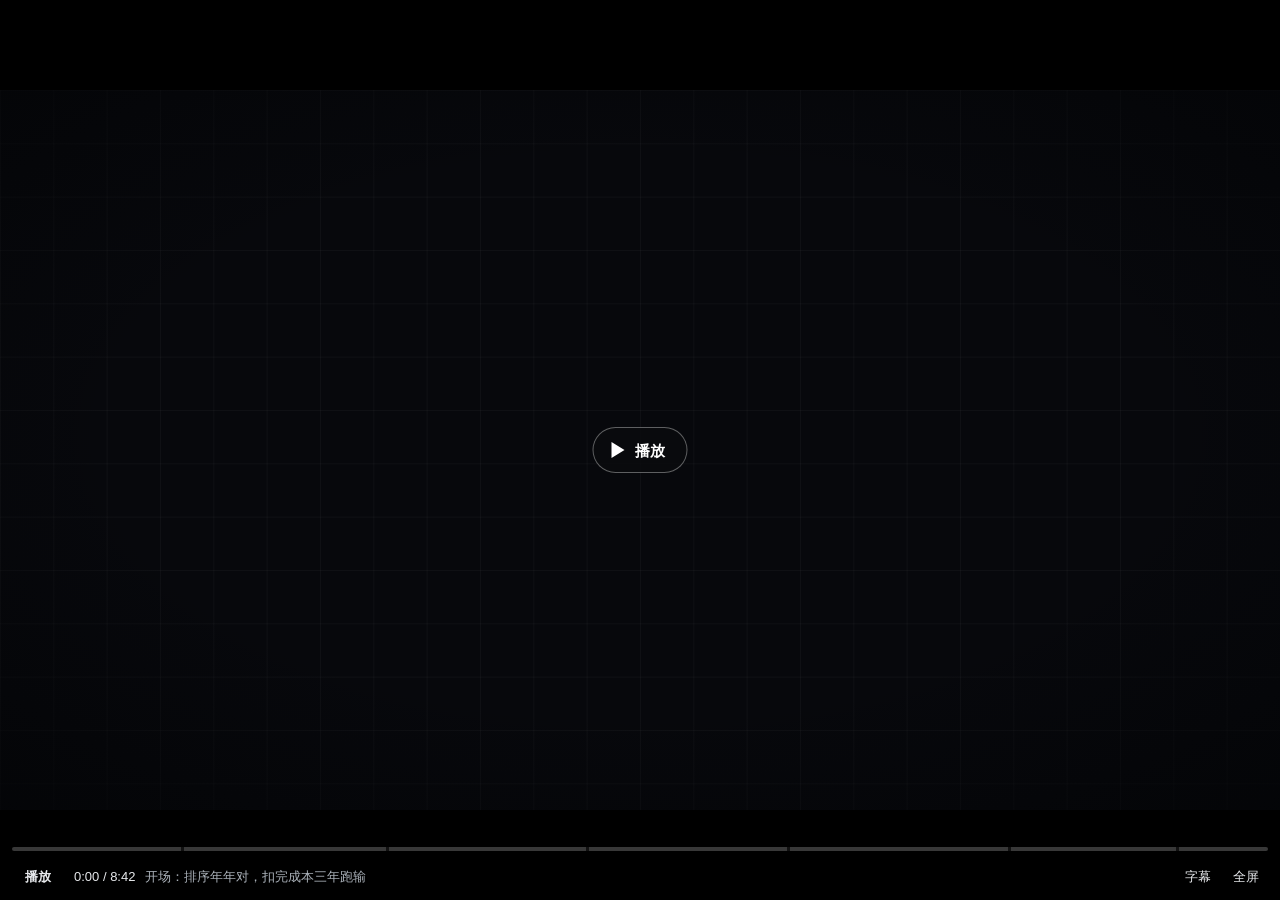
<file: films/costrank/film.html>
<!doctype html>
<html lang="zh-CN">
  <head>
    <meta charset="UTF-8" />
    <meta name="viewport" content="width=device-width, initial-scale=1" />
    <meta name="robots" content="noindex" />
    <title>机器学习选股，扣掉成本还剩多少</title>
    <script src="assets/vendor/gsap-3.14.2.min.js"></script>
    <style>
      @font-face {
        font-family: "HF Sans";
        src: url("assets/fonts/hf-sans.woff2") format("woff2");
        font-weight: 100 900;
        font-display: swap;
      }
      @font-face {
        font-family: "HF Mono";
        src: url("assets/fonts/hf-mono.woff2") format("woff2");
        font-weight: 100 800;
        font-display: swap;
      }
      * { margin: 0; padding: 0; box-sizing: border-box; }
      html, body { width: 1920px; height: 1080px; overflow: hidden; background: #07080c; }
      #root { position: relative; width: 100%; height: 100%; overflow: hidden; background: #07080c; color: #ece6dc; font-family: "HF Sans", sans-serif; }
      #bg {
        position: absolute;
        inset: 0;
        background-color: #07080c;
        background-image:
          linear-gradient(rgba(255, 255, 255, 0.03) 1px, transparent 1px),
          linear-gradient(90deg, rgba(255, 255, 255, 0.03) 1px, transparent 1px);
        background-size: 80px 80px;
      }
      #vig { position: absolute; inset: 0; background: radial-gradient(ellipse 75% 70% at 50% 48%, rgba(7, 8, 12, 0) 55%, rgba(3, 4, 6, 0.8) 100%); }
      .scene { position: absolute; inset: 0; overflow: hidden; }
      .si { position: absolute; inset: 0; }
      .tx { position: absolute; white-space: nowrap; width: max-content; }
      .cv { position: absolute; display: block; }

      /* HUD */
      .hud { position: absolute; inset: 0; }
      .pbar { position: absolute; left: 0; top: 0; width: 1920px; height: 3px; background: #f0883e; box-shadow: 0 0 8px rgba(255, 183, 122, 0.55); transform-origin: 0 50%; }
      .crn { position: absolute; border-color: #5a5f68; border-style: solid; border-width: 0; visibility: hidden; }
      .crn-tl { left: 36px; top: 36px; border-left-width: 1px; border-top-width: 1px; }
      .crn-tr { right: 36px; top: 36px; border-right-width: 1px; border-top-width: 1px; }
      .crn-bl { left: 36px; bottom: 36px; border-left-width: 1px; border-bottom-width: 1px; }
      .crn-br { right: 36px; bottom: 36px; border-right-width: 1px; border-bottom-width: 1px; }
      .tlb { position: absolute; left: 150px; top: 48px; visibility: hidden; }
      .tl-r1 { display: flex; align-items: center; gap: 12px; height: 28px; }
      .chip { display: inline-block; font: 700 16px/24px "HF Mono", "HF Sans", monospace; color: #07080c; background: #ece6dc; padding: 0 7px; border-radius: 3px; }
      .chap { font: 500 20px/28px "HF Sans", sans-serif; color: #8a8f98; }
      .tl-lab { margin-top: 12px; font: 500 18px/24px "HF Mono", "HF Sans", monospace; letter-spacing: 0.22em; color: #f0883e; white-space: nowrap; }
      .tl-ttl { margin-top: 8px; font: 900 52px/64px "HF Sans", sans-serif; color: #ece6dc; white-space: nowrap; height: 64px; }
      .tag { position: absolute; right: 64px; top: 54px; font: 500 18px/24px "HF Mono", "HF Sans", monospace; letter-spacing: 0.16em; color: #8a8f98; white-space: nowrap; visibility: hidden; }
      .tag .dot { display: inline-block; width: 8px; height: 8px; border-radius: 50%; background: #f0883e; margin-right: 10px; vertical-align: 2px; box-shadow: 0 0 6px rgba(255, 183, 122, 0.8); }
      .plate { position: absolute; right: 64px; top: 88px; font: 500 18px/24px "HF Mono", "HF Sans", monospace; letter-spacing: 0.14em; color: #7d828c; white-space: nowrap; visibility: hidden; }
      .tele { position: absolute; left: 64px; top: 1012px; font: 500 18px/24px "HF Mono", "HF Sans", monospace; letter-spacing: 0.2em; color: #7d828c; white-space: nowrap; visibility: hidden; }
      .tcode { position: absolute; right: 64px; top: 1012px; font: 500 18px/24px "HF Mono", "HF Sans", monospace; letter-spacing: 0.16em; color: #7d828c; white-space: nowrap; visibility: hidden; }
      .cap { position: absolute; left: 960px; top: 916px; transform: translateX(-50%); padding: 4px 20px 6px; border-radius: 8px; background: rgba(7, 8, 12, 0.62); white-space: nowrap; visibility: hidden; }
      .cap-t { font: 500 38px/52px "HF Sans", sans-serif; color: #ece6dc; }

      /* 面板和数卡 */
      .pnl { position: absolute; border: 1px solid rgba(240, 136, 62, 0.55); border-radius: 16px; background: #0d0f14; }
      .pc { position: absolute; border-style: solid; border-width: 0; }
      .pc-tl { left: -1px; top: -1px; border-left-width: 2px; border-top-width: 2px; border-top-left-radius: 16px; }
      .pc-tr { right: -1px; top: -1px; border-right-width: 2px; border-top-width: 2px; border-top-right-radius: 16px; }
      .pc-bl { left: -1px; bottom: -1px; border-left-width: 2px; border-bottom-width: 2px; border-bottom-left-radius: 16px; }
      .pc-br { right: -1px; bottom: -1px; border-right-width: 2px; border-bottom-width: 2px; border-bottom-right-radius: 16px; }
      .pl { position: absolute; left: 26px; top: 18px; font: 500 20px/24px "HF Mono", "HF Sans", monospace; letter-spacing: 0.16em; color: #8a8f98; white-space: nowrap; }
      .crow { position: absolute; display: flex; justify-content: space-between; align-items: baseline; }
      .crow-l { font: 500 26px/36px "HF Sans", sans-serif; color: #4a4f58; }
      .crow-v { font: 700 32px/36px "HF Mono", "HF Sans", monospace; }
      .lab { font: 500 20px/24px "HF Mono", "HF Sans", monospace; letter-spacing: 0.14em; color: #8a8f98; }
      .tick { font: 500 20px/24px "HF Mono", "HF Sans", monospace; color: #6b707a; }
      .line28 { font: 500 28px/36px "HF Sans", sans-serif; color: #ece6dc; }
      .mono30 { font: 500 30px/36px "HF Mono", "HF Sans", monospace; color: #ece6dc; }
      .bignum { position: absolute; white-space: nowrap; text-align: right; }
      .big { font: 800 96px/1 "HF Mono", "HF Sans", monospace; }
      .unit { font: 700 36px/1 "HF Sans", sans-serif; margin-left: 10px; }
      .ptitle { position: absolute; left: 26px; top: 16px; font: 700 40px/52px "HF Sans", sans-serif; color: #ece6dc; white-space: nowrap; }
      .ctr { left: 0; width: 1920px; text-align: center; }
      .pcnt { position: absolute; right: 26px; top: 14px; font: 600 24px/30px "HF Mono", "HF Sans", monospace; color: #8a8f98; white-space: nowrap; }
      .node { position: absolute; display: flex; flex-direction: column; justify-content: center; padding-left: 18px; }
      .node-t { font: 700 26px/32px "HF Sans", sans-serif; color: #ece6dc; white-space: nowrap; }
      .node-s { font: 500 18px/24px "HF Mono", "HF Sans", monospace; letter-spacing: 0.08em; color: #8a8f98; white-space: nowrap; }
      .badge { position: absolute; font: 700 20px/28px "HF Sans", sans-serif; padding: 0 8px; border-radius: 4px; white-space: nowrap; }
      .qcard { position: absolute; border: 1px solid rgba(88, 166, 255, 0.6); border-radius: 12px; background: #0e0d0b; visibility: hidden; }
      .qlab { position: absolute; left: 24px; top: 16px; font: 500 20px/24px "HF Mono", "HF Sans", monospace; letter-spacing: 0.16em; color: #58a6ff; white-space: nowrap; }
      .qbody { position: absolute; left: 24px; top: 52px; font: 500 40px/54px "HF Sans", sans-serif; color: #5a5f67; white-space: normal; word-break: break-all; }
      .rline { position: absolute; font: 500 26px/40px "HF Sans", sans-serif; color: #c9c4bb; white-space: nowrap; }
      .rline .kw { border-bottom: 1px solid transparent; }
      .extag { position: absolute; font: 500 20px/26px "HF Mono", "HF Sans", monospace; letter-spacing: 0.14em; color: #8a8f98; border: 1px solid #4a4f58; border-radius: 4px; padding: 0 8px; white-space: nowrap; }
      .ans { position: absolute; font: 500 28px/40px "HF Sans", sans-serif; color: #5a5f67; white-space: normal; }
      .cell { position: absolute; display: flex; align-items: center; justify-content: center; font: 600 24px/30px "HF Sans", sans-serif; border-radius: 8px; white-space: nowrap; }
      #err { position: absolute; left: 40px; top: 40px; right: 40px; display: none; font: 400 22px/1.4 "HF Mono", "HF Sans", monospace; color: #e5486e; white-space: pre-wrap; }
    </style>
      <link rel="stylesheet" href="../player.css" />
  </head>
  <body>
    <div id="root" data-composition-id="main" data-start="0.000" data-duration="522.720" data-fps="30" data-width="1920" data-height="1080">
      <div id="bg" data-layout-ignore></div>
      <div id="vig" data-layout-ignore></div>
      <section id="s0" class="clip scene" data-start="0.000" data-duration="67.900" data-track-index="1"><div class="si"></div></section>
      <section id="tc" class="clip scene" data-start="67.900" data-duration="3.000" data-track-index="2"><div class="si"></div></section>
      <section id="c1" class="clip scene" data-start="70.900" data-duration="3.500" data-track-index="1"><div class="si"></div></section>
      <section id="s1" class="clip scene" data-start="74.400" data-duration="81.590" data-track-index="2"><div class="si"></div></section>
      <section id="c2" class="clip scene" data-start="155.990" data-duration="3.500" data-track-index="1"><div class="si"></div></section>
      <section id="s2" class="clip scene" data-start="159.490" data-duration="79.615" data-track-index="2"><div class="si"></div></section>
      <section id="c3" class="clip scene" data-start="239.105" data-duration="3.500" data-track-index="1"><div class="si"></div></section>
      <section id="s3" class="clip scene" data-start="242.605" data-duration="80.235" data-track-index="2"><div class="si"></div></section>
      <section id="c4" class="clip scene" data-start="322.840" data-duration="3.500" data-track-index="1"><div class="si"></div></section>
      <section id="s4" class="clip scene" data-start="326.340" data-duration="88.485" data-track-index="2"><div class="si"></div></section>
      <section id="c5" class="clip scene" data-start="414.825" data-duration="3.500" data-track-index="1"><div class="si"></div></section>
      <section id="s5" class="clip scene" data-start="418.325" data-duration="66.555" data-track-index="2"><div class="si"></div></section>
      <section id="s6" class="clip scene" data-start="484.880" data-duration="37.840" data-track-index="1"><div class="si"></div></section>
      <section id="hud" class="clip scene" data-start="0.000" data-duration="522.720" data-track-index="8"><div class="si"></div></section>
      <audio id="mix" src="assets/audio/mix.m4a" preload="none" data-start="0" data-duration="522.720" data-track-index="10" data-volume="1"></audio>
      <div id="err"></div>
    </div>
    <script>window.__timelines = window.__timelines || {};</script>
    <script src="assets/data/timing.js"></script>
    <script src="assets/data/costrank.js"></script>
    <script src="assets/js/kit.js"></script>
    <script src="assets/js/parts.js"></script>
    <script src="assets/js/scenes/cards.js"></script>
    <script src="assets/js/scenes/s0.js"></script>
    <script src="assets/js/scenes/s1.js"></script>
    <script src="assets/js/scenes/s2.js"></script>
    <script src="assets/js/scenes/s3.js"></script>
    <script src="assets/js/scenes/s4.js"></script>
    <script src="assets/js/scenes/s5.js"></script>
    <script src="assets/js/scenes/s6.js"></script>
    <script src="assets/js/film.js"></script>
    <script>window.FILM = {"title": "机器学习选股，扣掉成本还剩多少", "chapters": [{"t": 0.0, "title": "开场：排序年年对，扣完成本三年跑输"}, {"t": 70.9, "title": "01 先把账记对"}, {"t": 155.99, "title": "02 先写规则，再看结果"}, {"t": 239.105, "title": "03 只开一次的 2025"}, {"t": 322.84, "title": "04 超额从哪来"}, {"t": 414.825, "title": "05 冻结之后"}, {"t": 484.88, "title": "收尾：还剩多少"}]};</script>
    <script src="../player.js"></script>
  </body>
</html>
</file>
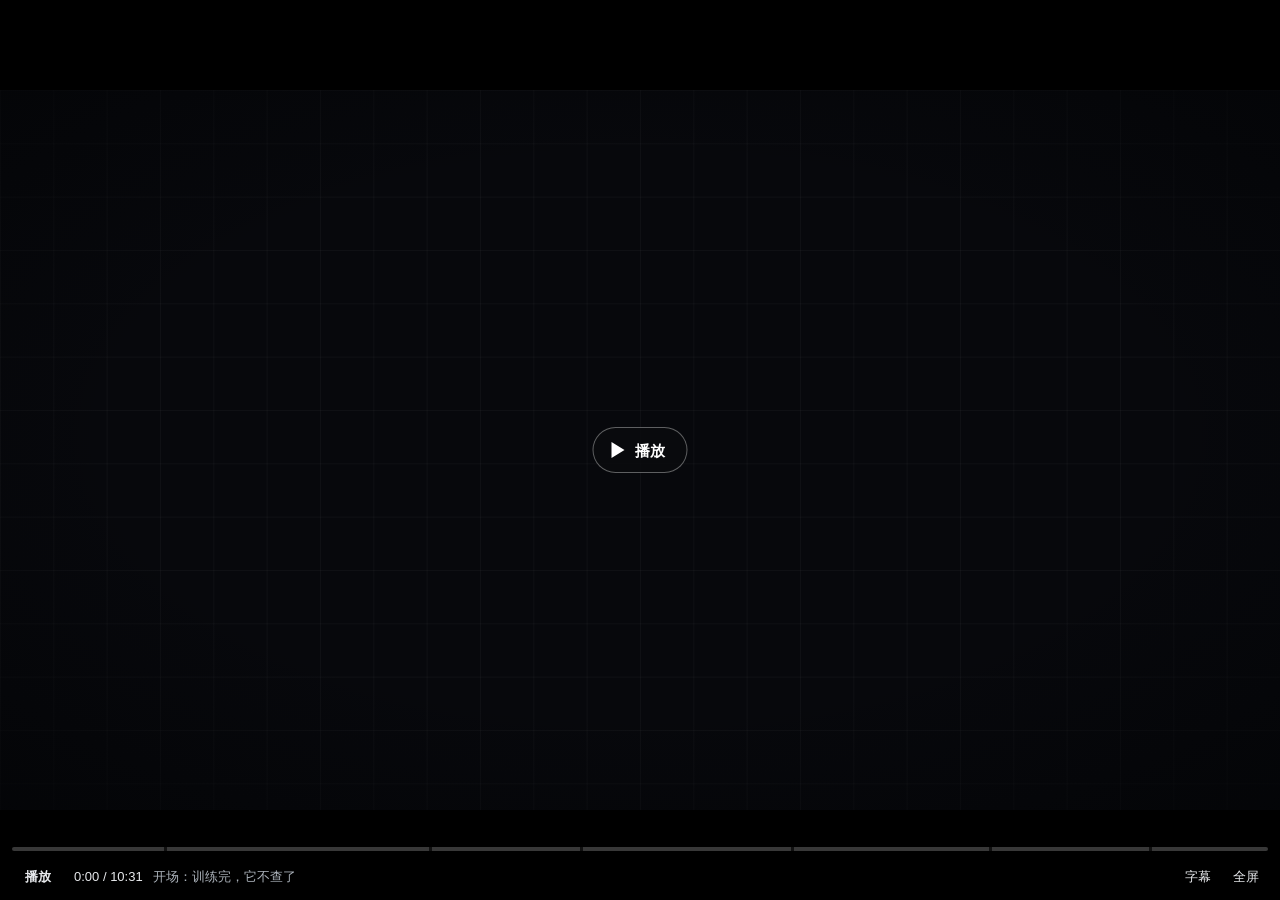
<file: films/sql-agent/film.html>
<!doctype html>
<html lang="zh-CN">
  <head>
    <meta charset="UTF-8" />
    <meta name="viewport" content="width=device-width, initial-scale=1" />
    <meta name="robots" content="noindex" />
    <title>执行结果能教会模型多少</title>
    <script src="assets/vendor/gsap-3.14.2.min.js"></script>
    <style>
      @font-face {
        font-family: "HF Sans";
        src: url("assets/fonts/hf-sans.woff2") format("woff2");
        font-weight: 100 900;
        font-display: swap;
      }
      @font-face {
        font-family: "HF Mono";
        src: url("assets/fonts/hf-mono.woff2") format("woff2");
        font-weight: 100 800;
        font-display: swap;
      }
      * { margin: 0; padding: 0; box-sizing: border-box; }
      html, body { width: 1920px; height: 1080px; overflow: hidden; background: #07080c; }
      #root { position: relative; width: 100%; height: 100%; overflow: hidden; background: #07080c; color: #ece6dc; font-family: "HF Sans", sans-serif; }
      #bg {
        position: absolute;
        inset: 0;
        background-color: #07080c;
        background-image:
          linear-gradient(rgba(255, 255, 255, 0.03) 1px, transparent 1px),
          linear-gradient(90deg, rgba(255, 255, 255, 0.03) 1px, transparent 1px);
        background-size: 80px 80px;
      }
      #vig { position: absolute; inset: 0; background: radial-gradient(ellipse 75% 70% at 50% 48%, rgba(7, 8, 12, 0) 55%, rgba(3, 4, 6, 0.8) 100%); }
      .scene { position: absolute; inset: 0; overflow: hidden; }
      .si { position: absolute; inset: 0; }
      .tx { position: absolute; white-space: nowrap; width: max-content; }
      .cv { position: absolute; display: block; }

      /* HUD */
      .hud { position: absolute; inset: 0; }
      .pbar { position: absolute; left: 0; top: 0; width: 1920px; height: 3px; background: #a371f7; box-shadow: 0 0 8px rgba(210, 168, 255, 0.55); transform-origin: 0 50%; }
      .crn { position: absolute; border-color: #5a5f68; border-style: solid; border-width: 0; visibility: hidden; }
      .crn-tl { left: 36px; top: 36px; border-left-width: 1px; border-top-width: 1px; }
      .crn-tr { right: 36px; top: 36px; border-right-width: 1px; border-top-width: 1px; }
      .crn-bl { left: 36px; bottom: 36px; border-left-width: 1px; border-bottom-width: 1px; }
      .crn-br { right: 36px; bottom: 36px; border-right-width: 1px; border-bottom-width: 1px; }
      .tlb { position: absolute; left: 150px; top: 48px; visibility: hidden; }
      .tl-r1 { display: flex; align-items: center; gap: 12px; height: 28px; }
      .chip { display: inline-block; font: 700 16px/24px "HF Mono", "HF Sans", monospace; color: #07080c; background: #ece6dc; padding: 0 7px; border-radius: 3px; }
      .chap { font: 500 20px/28px "HF Sans", sans-serif; color: #8a8f98; }
      .tl-lab { margin-top: 12px; font: 500 18px/24px "HF Mono", "HF Sans", monospace; letter-spacing: 0.22em; color: #a371f7; white-space: nowrap; }
      .tl-ttl { margin-top: 8px; font: 900 52px/64px "HF Sans", sans-serif; color: #ece6dc; white-space: nowrap; height: 64px; }
      .tag { position: absolute; right: 64px; top: 54px; font: 500 18px/24px "HF Mono", "HF Sans", monospace; letter-spacing: 0.16em; color: #8a8f98; white-space: nowrap; visibility: hidden; }
      .tag .dot { display: inline-block; width: 8px; height: 8px; border-radius: 50%; background: #a371f7; margin-right: 10px; vertical-align: 2px; box-shadow: 0 0 6px rgba(210, 168, 255, 0.8); }
      .plate { position: absolute; right: 64px; top: 88px; font: 500 18px/24px "HF Mono", "HF Sans", monospace; letter-spacing: 0.14em; color: #7d828c; white-space: nowrap; visibility: hidden; }
      .tele { position: absolute; left: 64px; top: 1012px; font: 500 18px/24px "HF Mono", "HF Sans", monospace; letter-spacing: 0.2em; color: #7d828c; white-space: nowrap; visibility: hidden; }
      .tcode { position: absolute; right: 64px; top: 1012px; font: 500 18px/24px "HF Mono", "HF Sans", monospace; letter-spacing: 0.16em; color: #7d828c; white-space: nowrap; visibility: hidden; }
      .cap { position: absolute; left: 960px; top: 916px; transform: translateX(-50%); padding: 4px 20px 6px; border-radius: 8px; background: rgba(7, 8, 12, 0.62); white-space: nowrap; visibility: hidden; }
      .cap-t { font: 500 38px/52px "HF Sans", sans-serif; color: #ece6dc; }

      /* 面板和数卡 */
      .pnl { position: absolute; border: 1px solid rgba(163, 113, 247, 0.55); border-radius: 16px; background: #0d0f14; }
      .pc { position: absolute; border-style: solid; border-width: 0; }
      .pc-tl { left: -1px; top: -1px; border-left-width: 2px; border-top-width: 2px; border-top-left-radius: 16px; }
      .pc-tr { right: -1px; top: -1px; border-right-width: 2px; border-top-width: 2px; border-top-right-radius: 16px; }
      .pc-bl { left: -1px; bottom: -1px; border-left-width: 2px; border-bottom-width: 2px; border-bottom-left-radius: 16px; }
      .pc-br { right: -1px; bottom: -1px; border-right-width: 2px; border-bottom-width: 2px; border-bottom-right-radius: 16px; }
      .pl { position: absolute; left: 26px; top: 18px; font: 500 20px/24px "HF Mono", "HF Sans", monospace; letter-spacing: 0.16em; color: #8a8f98; white-space: nowrap; }
      .crow { position: absolute; display: flex; justify-content: space-between; align-items: baseline; }
      .crow-l { font: 500 26px/36px "HF Sans", sans-serif; color: #4a4f58; }
      .crow-v { font: 700 32px/36px "HF Mono", "HF Sans", monospace; }
      .lab { font: 500 20px/24px "HF Mono", "HF Sans", monospace; letter-spacing: 0.14em; color: #8a8f98; }
      .tick { font: 500 20px/24px "HF Mono", "HF Sans", monospace; color: #6b707a; }
      .line28 { font: 500 28px/36px "HF Sans", sans-serif; color: #ece6dc; }
      .mono30 { font: 500 30px/36px "HF Mono", "HF Sans", monospace; color: #ece6dc; }
      .bignum { position: absolute; white-space: nowrap; text-align: right; }
      .big { font: 800 96px/1 "HF Mono", "HF Sans", monospace; }
      .unit { font: 700 36px/1 "HF Sans", sans-serif; margin-left: 10px; }
      .ptitle { position: absolute; left: 26px; top: 16px; font: 700 40px/52px "HF Sans", sans-serif; color: #ece6dc; white-space: nowrap; }
      .ctr { left: 0; width: 1920px; text-align: center; }
      .pcnt { position: absolute; right: 26px; top: 14px; font: 600 24px/30px "HF Mono", "HF Sans", monospace; color: #8a8f98; white-space: nowrap; }
      .node { position: absolute; display: flex; flex-direction: column; justify-content: center; padding-left: 18px; }
      .node-t { font: 700 26px/32px "HF Sans", sans-serif; color: #ece6dc; white-space: nowrap; }
      .node-s { font: 500 18px/24px "HF Mono", "HF Sans", monospace; letter-spacing: 0.08em; color: #8a8f98; white-space: nowrap; }
      .badge { position: absolute; font: 700 20px/28px "HF Sans", sans-serif; padding: 0 8px; border-radius: 4px; white-space: nowrap; }
      .qcard { position: absolute; border: 1px solid rgba(240, 160, 64, 0.6); border-radius: 12px; background: #0e0d0b; visibility: hidden; }
      .qlab { position: absolute; left: 24px; top: 16px; font: 500 20px/24px "HF Mono", "HF Sans", monospace; letter-spacing: 0.16em; color: #f0a040; white-space: nowrap; }
      .qbody { position: absolute; left: 24px; top: 52px; font: 500 40px/54px "HF Sans", sans-serif; color: #5a5f67; white-space: normal; word-break: break-all; }
      .rline { position: absolute; font: 500 26px/40px "HF Sans", sans-serif; color: #c9c4bb; white-space: nowrap; }
      .rline .kw { border-bottom: 1px solid transparent; }
      .extag { position: absolute; font: 500 20px/26px "HF Mono", "HF Sans", monospace; letter-spacing: 0.14em; color: #8a8f98; border: 1px solid #4a4f58; border-radius: 4px; padding: 0 8px; white-space: nowrap; }
      .ans { position: absolute; font: 500 28px/40px "HF Sans", sans-serif; color: #5a5f67; white-space: normal; }
      .act { position: absolute; background: #1b1e25; border: 1px solid #3a3e46; border-radius: 8px; visibility: hidden; }
      .cell { position: absolute; display: flex; align-items: center; justify-content: center; font: 600 24px/30px "HF Sans", sans-serif; border-radius: 8px; white-space: nowrap; }
      #err { position: absolute; left: 40px; top: 40px; right: 40px; display: none; font: 400 22px/1.4 "HF Mono", "HF Sans", monospace; color: #e5486e; white-space: pre-wrap; }
    </style>
      <link rel="stylesheet" href="../player.css" />
  </head>
  <body>
    <div id="root" data-composition-id="main" data-start="0.000" data-duration="631.645" data-fps="30" data-width="1920" data-height="1080">
      <div id="bg" data-layout-ignore></div>
      <div id="vig" data-layout-ignore></div>
      <section id="s0" class="clip scene" data-start="0.000" data-duration="73.815" data-track-index="1"><div class="si"></div></section>
      <section id="tc" class="clip scene" data-start="73.815" data-duration="3.000" data-track-index="2"><div class="si"></div></section>
      <section id="c1" class="clip scene" data-start="76.815" data-duration="3.500" data-track-index="1"><div class="si"></div></section>
      <section id="s1" class="clip scene" data-start="80.315" data-duration="129.940" data-track-index="2"><div class="si"></div></section>
      <section id="c2" class="clip scene" data-start="210.255" data-duration="3.500" data-track-index="1"><div class="si"></div></section>
      <section id="s2" class="clip scene" data-start="213.755" data-duration="72.425" data-track-index="2"><div class="si"></div></section>
      <section id="c3" class="clip scene" data-start="286.180" data-duration="3.500" data-track-index="1"><div class="si"></div></section>
      <section id="s3" class="clip scene" data-start="289.680" data-duration="102.470" data-track-index="2"><div class="si"></div></section>
      <section id="c4" class="clip scene" data-start="392.150" data-duration="3.500" data-track-index="1"><div class="si"></div></section>
      <section id="s4" class="clip scene" data-start="395.650" data-duration="96.365" data-track-index="2"><div class="si"></div></section>
      <section id="c5" class="clip scene" data-start="492.015" data-duration="3.500" data-track-index="1"><div class="si"></div></section>
      <section id="s5" class="clip scene" data-start="495.515" data-duration="76.970" data-track-index="2"><div class="si"></div></section>
      <section id="s6" class="clip scene" data-start="572.485" data-duration="59.160" data-track-index="1"><div class="si"></div></section>
      <section id="hud" class="clip scene" data-start="0.000" data-duration="631.645" data-track-index="8"><div class="si"></div></section>
      <audio id="mix" src="assets/audio/mix.m4a" preload="none" data-start="0" data-duration="631.645" data-track-index="10" data-volume="1"></audio>
      <div id="err"></div>
    </div>
    <script>window.__timelines = window.__timelines || {};</script>
    <script src="assets/data/timing.js"></script>
    <script src="assets/data/efa.js"></script>
    <script src="assets/js/kit.js"></script>
    <script src="assets/js/parts.js"></script>
    <script src="assets/js/scenes/cards.js"></script>
    <script src="assets/js/scenes/s0.js"></script>
    <script src="assets/js/scenes/s1.js"></script>
    <script src="assets/js/scenes/s2.js"></script>
    <script src="assets/js/scenes/s3.js"></script>
    <script src="assets/js/scenes/s4.js"></script>
    <script src="assets/js/scenes/s5.js"></script>
    <script src="assets/js/scenes/s6.js"></script>
    <script src="assets/js/film.js"></script>
    <script>window.FILM = {"title": "执行结果能教会模型多少", "chapters": [{"t": 0.0, "title": "开场：训练完，它不查了"}, {"t": 76.815, "title": "01 先把考场搭好"}, {"t": 210.255, "title": "02 训完就不查了"}, {"t": 286.18, "title": "03 老师先考过学生"}, {"t": 392.15, "title": "04 信号在哪"}, {"t": 492.015, "title": "05 还错在哪"}, {"t": 572.485, "title": "收尾：能教会模型多少"}]};</script>
    <script src="../player.js"></script>
  </body>
</html>
</file>
<file: assets/css/site.css>
:root {
  --bg: #f6f5f1;
  --surface: #fffefb;
  --ink: #16181b;
  --ink-2: #3a4047;
  --muted: #646a72;
  --line: #e4e1d9;
  --line-2: #cfcbc0;
  --dot: #d6d2c6;
  --accent: #0b7285;
  --panel: #121519;
  --panel-line: #2a3037;
  --panel-ink: #dde2e7;
  --panel-muted: #8b949e;
  --panel-accent: #5ccfdd;
  --sans: -apple-system, BlinkMacSystemFont, "Segoe UI", "PingFang SC", "Hiragino Sans GB", "Microsoft YaHei", "Noto Sans CJK SC", "Source Han Sans SC", sans-serif;
  --mono: "JetBrains Mono", "SF Mono", "Cascadia Mono", Consolas, "Roboto Mono", Menlo, monospace;
}

/* 深色：默认跟系统；点过顶栏按钮就按 data-theme 走（存在 localStorage），两个方向都要能盖过系统设置 */
@media (prefers-color-scheme: dark) {
  :root:where(:not([data-theme="light"])) {
    color-scheme: dark;
    --bg: #0d0f12;
    --surface: #13161a;
    --ink: #e8eaed;
    --ink-2: #c2c7cd;
    --muted: #8a929b;
    --line: #22272d;
    --line-2: #333a42;
    --dot: #22272d;
    --accent: #45c3d4;
    --panel: #0a0c0e;
    --panel-line: #262c32;
  }
}
:root[data-theme="dark"] {
  color-scheme: dark;
  --bg: #0d0f12;
  --surface: #13161a;
  --ink: #e8eaed;
  --ink-2: #c2c7cd;
  --muted: #8a929b;
  --line: #22272d;
  --line-2: #333a42;
  --dot: #22272d;
  --accent: #45c3d4;
  --panel: #0a0c0e;
  --panel-line: #262c32;
}
:root[data-theme="light"] { color-scheme: light; }

*, *::before, *::after { box-sizing: border-box; }

html {
  -webkit-text-size-adjust: 100%;
  scroll-behavior: smooth;
  scroll-padding-top: 72px;
}

body {
  margin: 0;
  background: var(--bg);
  color: var(--ink);
  font: 16px/1.75 var(--sans);
  -webkit-font-smoothing: antialiased;
}

img { display: block; max-width: 100%; height: auto; }
a { color: inherit; }
p { text-wrap: pretty; }
.mono { font-family: var(--mono); }
/* 带连字符的英文词（mid-training、LLM-as-Judge）浏览器会在连字符处断行 */
.nowrap { white-space: nowrap; }
.sr-only {
  position: absolute;
  width: 1px;
  height: 1px;
  margin: -1px;
  overflow: hidden;
  clip: rect(0 0 0 0);
  white-space: nowrap;
}

:focus-visible { outline: 2px solid var(--accent); outline-offset: 2px; }

.skip {
  position: absolute;
  left: -9999px;
  top: 12px;
  z-index: 100;
  padding: 8px 12px;
  background: var(--ink);
  color: var(--bg);
}
.skip:focus { left: 12px; }

.wrap {
  max-width: 1120px;
  margin: 0 auto;
  padding: 0 clamp(20px, 4vw, 40px);
}

/* 顶栏 */
.topbar {
  position: sticky;
  top: 0;
  z-index: 10;
  background: var(--bg);
  border-bottom: 1px solid var(--line);
}
.topbar-inner {
  display: flex;
  align-items: center;
  justify-content: space-between;
  height: 56px;
}
.brand {
  font-weight: 700;
  letter-spacing: .06em;
  text-decoration: none;
}
.nav { display: flex; gap: clamp(10px, 3vw, 28px); }
.nav a {
  padding: 8px 0;
  font-size: 14px;
  color: var(--muted);
  text-decoration: none;
}
.nav a:hover { color: var(--ink); }
.topbar-right { display: flex; align-items: center; gap: clamp(12px, 3vw, 28px); }
.theme-btn {
  height: 28px;
  padding: 0 12px;
  border: 1px solid var(--line-2);
  border-radius: 14px;
  background: var(--surface);
  color: var(--muted);
  font: inherit;
  font-size: 12.5px;
  white-space: nowrap;
  cursor: pointer;
  transition: border-color .15s, color .15s;
}
.theme-btn:hover { border-color: var(--accent); color: var(--accent); }
@media (max-width: 479px) {
  /* 手机上顶栏放不下六个导航加整句按钮，按钮只留“深色/浅色”两个字 */
  .theme-btn { padding: 0 9px; }
  .theme-btn .tb-long { display: none; }
}

/* 首屏 */
.hero {
  position: relative;
  padding: clamp(48px, 8vw, 104px) 0 clamp(40px, 5vw, 64px);
  overflow: hidden;
}
.hero::before {
  content: "";
  position: absolute;
  inset: 0;
  background-image: radial-gradient(circle at 1px 1px, var(--dot) 1px, transparent 0);
  background-size: 22px 22px;
  -webkit-mask-image: linear-gradient(to bottom, #000, transparent 88%);
  mask-image: linear-gradient(to bottom, #000, transparent 88%);
  pointer-events: none;
}
.hero .wrap { position: relative; }

.hero-grid { display: grid; gap: 36px; }
@media (min-width: 960px) {
  .hero-grid {
    grid-template-columns: minmax(0, 1fr) 400px;
    gap: 48px;
    align-items: end;
  }
}

.highlights dl { margin: 0; padding: 4px 16px; }
.highlights dl div {
  display: grid;
  grid-template-columns: 5.2em minmax(0, 1fr);
  gap: 12px;
  align-items: baseline;
  padding: 11px 0;
}
.highlights dl div + div { border-top: 1px solid var(--panel-line); }
.highlights dt {
  font-size: 17px;
  font-weight: 600;
  color: #fff;
  white-space: nowrap;
}
.highlights dd {
  margin: 0;
  font-size: 13.5px;
  line-height: 1.6;
  color: var(--panel-muted);
  text-wrap: balance;
}

.eyebrow {
  margin: 0;
  font-size: 12.5px;
  letter-spacing: .04em;
  color: var(--muted);
}
.eyebrow span { white-space: nowrap; }
.hero h1 {
  margin: 14px 0 6px;
  font-size: clamp(44px, 7vw, 76px);
  line-height: 1.08;
  letter-spacing: .04em;
}
.role {
  margin: 0;
  font-size: clamp(18px, 2.4vw, 24px);
  font-weight: 600;
  color: var(--ink-2);
}
.slash {
  margin: 0 .5em;
  font-weight: 400;
  color: var(--line-2);
}
.lede {
  max-width: 40em;
  margin: 22px 0 0;
  font-size: 17px;
  color: var(--ink-2);
}

.actions {
  display: flex;
  flex-wrap: wrap;
  gap: 10px;
  margin-top: 28px;
}
.btn {
  display: inline-flex;
  align-items: center;
  height: 40px;
  padding: 0 16px;
  border: 1px solid var(--line-2);
  border-radius: 8px;
  background: var(--surface);
  color: var(--ink);
  font: inherit;
  font-size: 14px;
  text-decoration: none;
  cursor: pointer;
  transition: border-color .15s, background-color .15s, color .15s;
}
.btn:hover { border-color: var(--accent); color: var(--accent); }
.btn-primary {
  background: var(--ink);
  border-color: var(--ink);
  color: var(--bg);
}
.btn-primary:hover { background: var(--accent); border-color: var(--accent); color: var(--bg); }

.orgs {
  display: grid;
  grid-template-columns: repeat(3, minmax(0, 1fr));
  gap: 0 24px;
  margin: clamp(40px, 6vw, 64px) 0 0;
  padding: 0;
  list-style: none;
}
.orgs li {
  padding-top: 12px;
  border-top: 1px solid var(--line-2);
}
.org { display: block; font-weight: 600; }
.org-role { display: block; font-size: 14px; color: var(--ink-2); }
.when { display: block; font-size: 12.5px; color: var(--muted); }

/* 分节 */
.section { padding: clamp(44px, 6vw, 72px) 0; }
.hero + .section { padding-top: clamp(16px, 2.5vw, 32px); }
.section + .section { border-top: 1px solid var(--line); }

.section-head {
  display: flex;
  flex-wrap: wrap;
  align-items: baseline;
  gap: 6px 14px;
  margin-bottom: 28px;
}
.section-no { font-size: 13px; color: var(--accent); }
.section-head h2 {
  margin: 0;
  font-size: clamp(24px, 3vw, 30px);
  line-height: 1.3;
}
.section-note {
  flex-basis: 100%;
  margin: 0;
  font-size: 14.5px;
  color: var(--muted);
}

/* 项目 */
.project {
  display: grid;
  gap: 24px;
  margin-bottom: 28px;
  padding: clamp(16px, 2.4vw, 28px);
  border: 1px solid var(--line);
  border-radius: 14px;
  background: var(--surface);
}
.project:last-child { margin-bottom: 0; }

@media (min-width: 960px) {
  .project {
    grid-template-columns: minmax(0, 1.08fr) minmax(0, 1fr);
    gap: 40px;
    align-items: start;
  }
  .project:nth-of-type(even) .project-media { order: 2; }
}

.panel {
  overflow: hidden;
  border: 1px solid var(--panel-line);
  border-radius: 10px;
  background: var(--panel);
  color: var(--panel-ink);
}
.panel-bar {
  display: flex;
  flex-wrap: wrap;
  justify-content: space-between;
  gap: 2px 12px;
  padding: 8px 14px;
  border-bottom: 1px solid var(--panel-line);
  font-size: 11.5px;
  color: var(--panel-muted);
}
.panel-bar span:first-child::before {
  content: "";
  display: inline-block;
  width: 6px;
  height: 6px;
  margin-right: 8px;
  border-radius: 50%;
  background: var(--panel-accent);
  vertical-align: 1px;
}

/* 流程示意 */
.flow {
  margin: 0;
  padding: 18px 18px 6px;
  list-style: none;
  font-size: 13.5px;
}
.flow li {
  position: relative;
  display: grid;
  grid-template-columns: 5.5em minmax(0, 1fr);
  gap: 12px;
  padding: 0 0 14px 20px;
  line-height: 1.6;
}
.flow li::before {
  content: "";
  position: absolute;
  left: 0;
  top: .55em;
  width: 7px;
  height: 7px;
  border: 1px solid var(--panel-accent);
  border-radius: 50%;
  background: var(--panel);
}
.flow li:not(:last-child)::after {
  content: "";
  position: absolute;
  left: 3px;
  top: calc(.55em + 9px);
  bottom: 1px;
  width: 1px;
  background: var(--panel-line);
}
.flow .k { font-family: var(--mono); color: var(--panel-accent); }
.flow .v { color: var(--panel-ink); }

/* 预注册判定表 */
.ledger {
  width: 100%;
  border-collapse: collapse;
  font-size: 13.5px;
  line-height: 1.5;
}
.ledger th {
  padding: 12px 14px 6px;
  font-size: 11.5px;
  font-weight: 400;
  text-align: left;
  color: var(--panel-muted);
}
.ledger td {
  padding: 9px 14px;
  border-top: 1px solid var(--panel-line);
  color: var(--panel-ink);
}
.ledger td:first-child { width: 4em; font-size: 12px; color: var(--panel-muted); }
.ledger th:last-child, .ledger td:last-child { text-align: right; white-space: nowrap; }
/* 颜色只给图标，文字保持正文色；红绿色弱的人靠 ✓ ✕ – 区分 */
.verdict i {
  display: inline-block;
  width: 1.2em;
  margin-right: 4px;
  font-style: normal;
  font-weight: 700;
  text-align: center;
}
.verdict.good i { color: #0ca30c; }
.verdict.bad i { color: #d03b3b; }
.verdict.none i { color: var(--panel-muted); }

.panel-metrics {
  display: grid;
  grid-template-columns: repeat(3, minmax(0, 1fr));
  margin: 0;
  border-top: 1px solid var(--panel-line);
}
.panel-metrics div {
  display: flex;
  flex-direction: column;
  gap: 2px;
  padding: 12px 14px;
}
.panel-metrics div + div { border-left: 1px solid var(--panel-line); }
.panel-metrics dt { font-size: 11.5px; color: var(--panel-muted); }
.panel-metrics dd {
  margin: 0;
  font-size: clamp(19px, 2.2vw, 23px);
  font-weight: 600;
  line-height: 1.3;
  color: #fff;
  white-space: nowrap;
}
.panel-metrics small {
  margin-left: 3px;
  font-size: 12px;
  font-weight: 400;
  color: var(--panel-muted);
}
.panel-metrics dd.delta {
  font-size: 11.5px;
  font-weight: 400;
  color: var(--panel-muted);
  white-space: normal;
}

.project-meta {
  display: flex;
  gap: 12px;
  margin: 0;
  font-size: 12px;
  color: var(--muted);
}
.project-meta span:first-child { color: var(--accent); }
.project h3 {
  margin: 8px 0 10px;
  font-size: clamp(21px, 2.2vw, 25px);
  line-height: 1.35;
  text-wrap: balance;
}
.project-lede {
  margin: 0 0 16px;
  color: var(--ink-2);
}

.points {
  margin: 0 0 18px;
  padding: 0;
  list-style: none;
}
.points li {
  position: relative;
  margin-bottom: 10px;
  padding-left: 16px;
  font-size: 15px;
  color: var(--ink-2);
}
.points li::before {
  content: "";
  position: absolute;
  left: 0;
  top: .72em;
  width: 5px;
  height: 5px;
  background: var(--accent);
}
.points b {
  margin-right: .6em;
  font-weight: 600;
  color: var(--ink);
}

.tags {
  display: flex;
  flex-wrap: wrap;
  gap: 6px;
  margin: 0 0 16px;
  padding: 0;
  list-style: none;
}
.tags li {
  padding: 1px 8px;
  border: 1px solid var(--line-2);
  border-radius: 4px;
  font-family: var(--mono);
  font-size: 12px;
  color: var(--ink-2);
}

.links {
  display: flex;
  flex-wrap: wrap;
  gap: 6px 20px;
  margin: 0;
}
.links a {
  font-size: 14.5px;
  color: var(--accent);
  text-decoration: none;
}
.links a::after { content: " ↗"; }
.links a.internal::after { content: " →"; }
.links a:hover { text-decoration: underline; text-underline-offset: 3px; }

/* 讲解视频：先放封面，点了才换成 B 站播放器 */
.project-media { display: grid; gap: 16px; }
.video-cover {
  position: relative;
  display: block;
  width: 100%;
  padding: 0;
  border: 0;
  background: #000;
  cursor: pointer;
}
/* 面板 overflow: hidden，外描边会被裁掉，改成内描边 */
.video-cover:focus-visible { outline-offset: -3px; }
.video-cover img { width: 100%; transition: opacity .15s; }
.video-cover:hover img { opacity: .85; }
.video-play {
  position: absolute;
  right: 4%;
  bottom: 6%;
  display: inline-flex;
  align-items: center;
  gap: 8px;
  height: 34px;
  padding: 0 14px 0 12px;
  border: 1px solid rgba(255, 255, 255, .3);
  border-radius: 17px;
  background: rgba(10, 12, 14, .8);
  color: #fff;
  font: 600 13px/1 var(--sans);
  transition: border-color .15s, color .15s;
}
.video-play::before {
  content: "";
  border-left: 10px solid currentColor;
  border-top: 6px solid transparent;
  border-bottom: 6px solid transparent;
}
.video-cover:hover .video-play { border-color: var(--panel-accent); color: var(--panel-accent); }
.video-frame {
  display: block;
  width: 100%;
  aspect-ratio: 16 / 9;
  border: 0;
  background: #000;
}
@media (max-width: 959px) {
  /* 单列时视频挪到正文后面，卡片开头不连着两块深色面板 */
  .project-media { display: contents; }
  .project-body { order: 1; }
  .project .video { order: 2; }
}

/* 实习与教育 */
.timeline { margin: 0; padding: 0; list-style: none; }
.exp {
  display: grid;
  grid-template-columns: 112px minmax(0, 1fr);
  gap: 28px;
}
.exp-when {
  display: flex;
  flex-direction: column;
  margin: 0;
  padding-top: 3px;
  font-size: 13px;
  line-height: 1.6;
  color: var(--muted);
}
.exp-when span:first-child::after { content: " –"; }
.exp-when span.solo::after { content: none; }
.exp-main {
  position: relative;
  padding: 0 0 36px 28px;
  border-left: 1px solid var(--line-2);
}
.exp-main::before {
  content: "";
  position: absolute;
  left: -5px;
  top: 9px;
  width: 9px;
  height: 9px;
  border: 1px solid var(--accent);
  border-radius: 50%;
  background: var(--bg);
}
.timeline .exp:last-child .exp-main,
.edu .exp-main { padding-bottom: 0; }
.exp h3 {
  margin: 0;
  font-size: 20px;
  line-height: 1.4;
}
.exp-role {
  margin: 4px 0 10px;
  font-size: 15px;
  color: var(--ink-2);
}
.exp-role .mono {
  display: inline-block;
  margin-left: 10px;
  padding: 0 7px;
  border: 1px solid var(--line-2);
  border-radius: 4px;
  font-size: 12px;
  color: var(--muted);
  white-space: nowrap;
}
.exp-sum {
  margin: 0 0 12px;
  font-size: 15px;
  color: var(--ink-2);
}
.edu .exp-sum:last-child { margin-bottom: 0; }
.exp-main > p, .exp-main .points, .skills dd { max-width: 46em; }

/* 实践经历 */
.extras {
  display: grid;
  gap: 24px;
  margin: 0;
  padding: 0;
  list-style: none;
}
.extras li { padding-top: 14px; border-top: 1px solid var(--line-2); }
.extras h3 { margin: 0; font-size: 18px; line-height: 1.4; }
.extras li > :last-child { margin-bottom: 0; }
@media (min-width: 960px) {
  .extras { grid-template-columns: repeat(3, minmax(0, 1fr)); gap: 32px; }
}

/* 技能 */
.skills { margin: 0; border-top: 1px solid var(--line); }
.skills div {
  display: grid;
  grid-template-columns: 140px minmax(0, 1fr);
  gap: 24px;
  padding: 14px 0;
  border-bottom: 1px solid var(--line);
}
.skills dt { font-weight: 600; }
.skills dd { margin: 0; color: var(--ink-2); }

/* 联系 */
.contact-mail { margin: 0; }
.contact-mail a {
  font-size: clamp(24px, 4vw, 36px);
  font-weight: 600;
  text-decoration: none;
  border-bottom: 2px solid var(--accent);
  word-break: break-all;
}
.contact .actions { margin-top: 24px; }

.footer { border-top: 1px solid var(--line); }
.footer-inner {
  display: flex;
  flex-wrap: wrap;
  justify-content: space-between;
  gap: 8px;
  padding-top: 22px;
  padding-bottom: 36px;
  font-size: 12.5px;
  color: var(--muted);
}

@media (max-width: 719px) {
  .orgs { grid-template-columns: 1fr; gap: 14px; }
  .exp { grid-template-columns: 1fr; gap: 4px; }
  .exp-when { flex-direction: row; gap: .4em; }
  .exp-main { padding-left: 0; border-left: 0; }
  .exp-main::before { display: none; }
  .timeline .exp + .exp { margin-top: 8px; padding-top: 28px; border-top: 1px solid var(--line); }
  .skills div { grid-template-columns: 1fr; gap: 2px; }
  .flow li { grid-template-columns: 4.8em minmax(0, 1fr); gap: 8px; }
  .panel-metrics div { padding: 10px; }
  .ledger { font-size: 13px; }
  .ledger th, .ledger td { padding-left: 10px; padding-right: 10px; }
}

@media (max-width: 479px) {
  /* 三格并排会把说明挤成三四行，改成一行一格：左边数值，右边名称和说明，排法同首屏 highlights */
  .panel-metrics { grid-template-columns: minmax(0, 1fr); }
  .panel-metrics div {
    display: grid;
    grid-template-columns: 6em minmax(0, 1fr);
    grid-template-areas: "v k" "v d";
    gap: 2px 12px;
    align-items: baseline;
    padding: 10px 14px;
  }
  .panel-metrics div + div { border-left: 0; border-top: 1px solid var(--panel-line); }
  .panel-metrics dt { grid-area: k; }
  .panel-metrics dd { grid-area: v; }
  .panel-metrics dd.delta { grid-area: d; }
  /* 判定列不换行，最长的判定会把整列撑宽、主比较挤成两行，所以窄屏把它拆成两行 */
  .verdict .nb { display: block; }
  .ledger th, .ledger td { padding-left: 8px; padding-right: 8px; }
}

@media (prefers-reduced-motion: reduce) {
  html { scroll-behavior: auto; }
  * { transition: none !important; }
}
</file>
<file: assets/css/explainer.css>
/* 项目讲解页：变量、顶栏、字体、深色模式都来自 site.css，这里只补讲解页自己的版式和图表 */
:root {
  --c1: #2a78d6;
  --c2: #eb6834;
  --c3: #1baf7a;
  --cdim: #c9c5ba;
  --wash: #f1efe8;
}
@media (prefers-color-scheme: dark) {
  :root:where(:not([data-theme="light"])) {
    --c1: #3987e5;
    --c2: #d95926;
    --c3: #199e70;
    --cdim: #3f454c;
    --wash: #1b1f24;
  }
}
:root[data-theme="dark"] {
  --c1: #3987e5;
  --c2: #d95926;
  --c3: #199e70;
  --cdim: #3f454c;
  --wash: #1b1f24;
}

.ex { max-width: 880px; margin: 0 auto; }

/* 开头 */
.ex-hero { padding: clamp(32px, 6vw, 64px) 0 4px; }
.ex-back {
  font-size: 13.5px;
  color: var(--muted);
  text-decoration: none;
}
.ex-back:hover { color: var(--accent); }
.ex-hero .eyebrow { margin-top: 18px; }
.ex-hero h1 {
  margin: 10px 0 12px;
  font-size: clamp(27px, 4.2vw, 38px);
  line-height: 1.3;
  text-wrap: balance;
}
.ex-lede {
  max-width: 42em;
  margin: 0 0 16px;
  font-size: 17px;
  color: var(--ink-2);
}
.ex-hero .tags { margin-bottom: 0; }
.ex-hero .panel { margin-top: 26px; }
.panel-metrics.four { grid-template-columns: repeat(4, minmax(0, 1fr)); }
.panel-metrics dd.delta { line-height: 1.55; }
@media (max-width: 719px) {
  .panel-metrics.four { grid-template-columns: repeat(2, minmax(0, 1fr)); }
  .panel-metrics.four div:nth-child(3) { border-left: 0; }
  .panel-metrics.four div:nth-child(n+3) { border-top: 1px solid var(--panel-line); }
}
@media (max-width: 479px) {
  /* site.css 在窄屏把每格排成“左数值、右说明”，讲解页的数值较长（如 +0.006→−0.032）放不下，改成一格一行、上下排 */
  .panel-metrics.four { grid-template-columns: minmax(0, 1fr); }
  .panel-metrics.four div {
    display: flex;
    flex-direction: column;
    gap: 2px;
    padding: 10px 14px;
  }
  .panel-metrics.four div + div { border-left: 0; border-top: 1px solid var(--panel-line); }
}

/* 分节 */
.ex-sec { padding-top: clamp(40px, 6vw, 64px); }
.ex-sec .section-head { margin-bottom: 10px; }
.ex p { margin: 12px 0; color: var(--ink-2); }
.ex p b, .ex li b { color: var(--ink); font-weight: 600; }
.ex h3 {
  margin: 28px 0 6px;
  font-size: 18px;
  line-height: 1.45;
}
.ex .points { margin: 12px 0; }
.ex .points li { margin-bottom: 8px; }
.ex-note { font-size: 13.5px; color: var(--muted); }
.ex p.ex-note { color: var(--muted); }
.ex-tag {
  display: inline-block;
  margin-left: 6px;
  padding: 0 7px;
  border: 1px solid var(--line-2);
  border-radius: 4px;
  font-size: 12px;
  font-weight: 400;
  line-height: 1.6;
  color: var(--muted);
  vertical-align: 1px;
  white-space: nowrap;
}

/* 小方块 */
.ex-boxes {
  display: grid;
  grid-template-columns: repeat(2, minmax(0, 1fr));
  gap: 12px;
  margin: 14px 0;
}
.ex-box {
  padding: 12px 16px;
  border: 1px solid var(--line);
  border-radius: 12px;
  background: var(--surface);
}
.ex-box h4 { margin: 0 0 2px; font-size: 15.5px; line-height: 1.5; }
.ex .ex-box p { margin: 4px 0 0; font-size: 14.5px; line-height: 1.7; }
.ex-box ul { margin: 6px 0 0; padding-left: 18px; font-size: 14.5px; color: var(--ink-2); }
.ex-box li { margin: 4px 0; }

/* 流程方块 */
.ex-steps {
  display: flex;
  align-items: stretch;
  margin: 16px 0;
}
.ex-step {
  flex: 1 1 0;
  min-width: 0;
  padding: 10px 12px;
  border: 1px solid var(--line);
  border-radius: 10px;
  background: var(--surface);
  font-size: 13.5px;
  line-height: 1.65;
  color: var(--ink-2);
}
.ex-step b { display: block; margin-bottom: 2px; font-size: 14.5px; color: var(--ink); }
.ex-arrow {
  pointer-events: none;
  flex: 0 0 24px;
  display: flex;
  align-items: center;
  justify-content: center;
  color: var(--line-2);
}
.ex-split { flex: 1 1 0; min-width: 0; display: flex; flex-direction: column; gap: 8px; }
.ex-split .ex-step { flex: 1 1 auto; }

/* 图表卡片 */
.cx-card {
  margin: 18px 0;
  padding: clamp(14px, 2.2vw, 22px);
  border: 1px solid var(--line);
  border-radius: 14px;
  background: var(--surface);
}
.cx-card h4 { margin: 0; font-size: 15.5px; line-height: 1.5; }
.cx-sub { margin: 2px 0 8px; font-size: 13px; line-height: 1.6; color: var(--muted); }
.cx-legend {
  display: flex;
  flex-wrap: wrap;
  gap: 4px 16px;
  margin: 0 0 4px;
  font-size: 12.5px;
  color: var(--ink-2);
}
.cx-legend i {
  display: inline-block;
  width: 10px;
  height: 10px;
  margin-right: 6px;
  border-radius: 50%;
  vertical-align: -1px;
}
.cx-legend i.bar { border-radius: 2px; }
.cx-legend i.dash { width: 16px; height: 0; border-top: 2px dashed; border-radius: 0; vertical-align: 3px; }
.cx-duo {
  display: grid;
  grid-template-columns: repeat(2, minmax(0, 1fr));
  gap: 14px;
  margin: 18px 0;
}
.cx-duo .cx-card { margin: 0; }
.cx-chart { position: relative; min-height: 40px; }
.cx-chart svg { display: block; overflow: visible; }

details.cx-data { margin-top: 8px; font-size: 13px; }
details.cx-data summary { cursor: pointer; color: var(--muted); }
.cx-scroll { overflow-x: auto; }
.cx-table {
  width: 100%;
  margin: 8px 0 4px;
  border-collapse: collapse;
  font-size: 13px;
  font-variant-numeric: tabular-nums;
}
.cx-table th, .cx-table td {
  padding: 4px 8px;
  border-bottom: 1px solid var(--line);
  text-align: right;
  white-space: nowrap;
}
.cx-table th:first-child, .cx-table td:first-child { text-align: left; }
.cx-table th { font-weight: 600; color: var(--ink-2); }
.cx-table td { color: var(--ink-2); }

/* SVG 里的元素 */
.cx-tick { fill: var(--muted); font-size: 11px; font-variant-numeric: tabular-nums; }
.cx-lbl { fill: var(--ink-2); font-size: 12.5px; }
.cx-lbl.strong { fill: var(--ink); font-weight: 600; }
.cx-val { fill: var(--ink); font-size: 11.5px; font-variant-numeric: tabular-nums; }
.cx-ann { fill: var(--muted); font-size: 11.5px; }
.cx-grid { stroke: var(--line); stroke-width: 1; }
.cx-base { stroke: var(--line-2); stroke-width: 1; }
.cx-ref { stroke: var(--muted); stroke-width: 1; stroke-dasharray: 3 3; }
.cx-link { stroke: var(--line-2); stroke-width: 2; }
.cx-dot { stroke: var(--surface); stroke-width: 2; }
.cx-cross { stroke: var(--line-2); stroke-width: 1; }
.f1 { fill: var(--c1); } .f2 { fill: var(--c2); } .f3 { fill: var(--c3); } .fdim { fill: var(--cdim); }
.cx-line { fill: none; stroke-width: 2; stroke-linejoin: round; stroke-linecap: round; }
.cx-line.dash { stroke-dasharray: 5 4; }
.s1 { stroke: var(--c1); } .s2 { stroke: var(--c2); } .s3 { stroke: var(--c3); } .sdim { stroke: var(--cdim); }
.cx-wash { fill: transparent; }
.cx-wash.hot { fill: var(--wash); }
.cx-hit { fill: transparent; }
.cx-tip {
  position: fixed;
  z-index: 50;
  max-width: 280px;
  padding: 8px 10px;
  border: 1px solid var(--line);
  border-radius: 8px;
  background: var(--surface);
  color: var(--ink);
  box-shadow: 0 6px 20px rgba(0, 0, 0, .14);
  font-size: 12.5px;
  line-height: 1.6;
  font-variant-numeric: tabular-nums;
  pointer-events: none;
}
.cx-tip b { font-weight: 600; }
.cx-tip i {
  display: inline-block;
  width: 8px;
  height: 8px;
  margin-right: 6px;
  border-radius: 50%;
  vertical-align: 0;
}

/* 结果矩阵（HTML 表格） */
.ex-matrix { width: 100%; border-collapse: collapse; font-size: 14px; }
.ex-matrix th, .ex-matrix td { padding: 8px 10px; border-bottom: 1px solid var(--line); text-align: left; vertical-align: top; }
.ex-matrix th { font-size: 12.5px; font-weight: 600; color: var(--muted); }
.ex-matrix td { color: var(--ink-2); }
.ex-matrix td.ok { white-space: nowrap; color: var(--ink); }
.ex-matrix td.ok i { font-style: normal; font-weight: 700; color: #0ca30c; margin-right: 4px; }
.ex-matrix th:first-child { width: 27%; }
.ex-matrix th:last-child { width: 5em; }
.ex-matrix td { overflow-wrap: anywhere; }
.ex .ledger th:first-child, .ex .ledger td:first-child { width: 5em; white-space: nowrap; }

/* 讲解片 */
.ex-film { margin: 18px 0 6px; }
.ex-film .video-frame { aspect-ratio: 16 / 9; }
.ex-film-alt { margin: 6px 0 0; font-size: 13.5px; }
.ex .ex-film-alt { color: var(--muted); }
.ex-film-alt a { color: var(--accent); text-decoration: none; }
.ex-film-alt a:hover { text-decoration: underline; text-underline-offset: 3px; }

/* 术语 */
.ex-gloss {
  display: grid;
  grid-template-columns: 9em minmax(0, 1fr);
  gap: 8px 16px;
  margin: 14px 0 0;
  font-size: 14.5px;
}
.ex-gloss dt { font-weight: 600; }
.ex-gloss dd { margin: 0; color: var(--ink-2); }

/* 其他项目 */
.ex-more {
  display: grid;
  grid-template-columns: repeat(3, minmax(0, 1fr));
  gap: 12px;
  margin: 14px 0 0;
  padding: 0;
  list-style: none;
}
.ex-more a {
  display: block;
  height: 100%;
  padding: 12px 14px;
  border: 1px solid var(--line);
  border-radius: 12px;
  background: var(--surface);
  text-decoration: none;
  transition: border-color .15s;
}
.ex-more a:hover { border-color: var(--accent); }
.ex-more b { display: block; font-size: 15px; line-height: 1.5; }
.ex-more span { display: block; margin-top: 2px; font-size: 13px; line-height: 1.6; color: var(--muted); }
.ex-end { padding-bottom: clamp(40px, 6vw, 72px); }

@media (max-width: 719px) {
  .ex-boxes, .cx-duo, .ex-more { grid-template-columns: minmax(0, 1fr); }
  .ex-steps { flex-direction: column; }
  /* 竖排时箭头换成向下的字符；整块旋转会让箭头盒子横着盖住相邻内容 */
  .ex-arrow { flex-basis: 22px; font-size: 0; }
  .ex-arrow::after { content: "↓"; font-size: 15px; }
  .ex-gloss { grid-template-columns: minmax(0, 1fr); gap: 2px; }
  .ex-gloss dd { margin-bottom: 8px; }
  .ex-matrix { font-size: 13.5px; }
  .ex-matrix th, .ex-matrix td { padding: 8px 6px; }
  .ex-matrix th:first-child { width: 25%; }
}
</file>
<file: films/player.css>
/* 讲解片网页原片的播放器。片子按 1920×1080 画，这里整体等比缩放进窗口，控件不跟着缩放。 */
html, body {
  width: 100% !important;
  height: 100% !important;
  margin: 0;
  overflow: hidden !important;
  background: #000 !important;
}
#root {
  position: absolute !important;
  left: 0;
  top: 0;
  width: 1920px !important;
  height: 1080px !important;
  transform-origin: 0 0;
}
#root.nocap .cap { display: none !important; }

.fp-ui, .fp-big, .fp-wait {
  font: 13px/1.4 -apple-system, BlinkMacSystemFont, "Segoe UI", "PingFang SC", "Microsoft YaHei", sans-serif;
  color: #e8eaed;
}
.fp-ui {
  position: fixed;
  left: 0;
  right: 0;
  bottom: 0;
  z-index: 10;
  padding: 26px 12px 8px;
  background: linear-gradient(rgba(0, 0, 0, 0), rgba(0, 0, 0, .75));
  transition: opacity .25s;
}
body.fp-idle { cursor: none; }
body.fp-idle .fp-ui { opacity: 0; pointer-events: none; }

.fp-bar { position: relative; height: 18px; cursor: pointer; touch-action: none; }
.fp-track, .fp-buf, .fp-fill { position: absolute; top: 7px; height: 4px; border-radius: 2px; }
.fp-track { left: 0; right: 0; background: rgba(255, 255, 255, .22); }
.fp-buf { left: 0; background: rgba(255, 255, 255, .3); }
.fp-fill { left: 0; background: #5ccfdd; }
.fp-tick { position: absolute; top: 5px; width: 3px; height: 8px; margin-left: -1px; background: rgba(0, 0, 0, .7); }
.fp-knob {
  position: absolute;
  top: 3px;
  width: 12px;
  height: 12px;
  margin-left: -6px;
  border-radius: 50%;
  background: #fff;
  transform: scale(0);
  transition: transform .12s;
}
.fp-bar:hover .fp-knob, .fp-bar.drag .fp-knob { transform: scale(1); }
.fp-pop {
  position: absolute;
  bottom: 20px;
  padding: 3px 8px;
  border-radius: 4px;
  background: rgba(10, 12, 14, .9);
  white-space: nowrap;
  transform: translateX(-50%);
  pointer-events: none;
  font-variant-numeric: tabular-nums;
}

.fp-row { display: flex; align-items: center; gap: 4px; margin-top: 4px; }
.fp-btn {
  height: 30px;
  padding: 0 9px;
  border: 0;
  border-radius: 5px;
  background: none;
  color: inherit;
  font: inherit;
  cursor: pointer;
  white-space: nowrap;
}
.fp-btn:hover { background: rgba(255, 255, 255, .14); }
.fp-btn[aria-pressed="false"] { color: #8b949e; }
.fp-play { min-width: 52px; font-weight: 600; }
.fp-time { padding: 0 6px; font-variant-numeric: tabular-nums; white-space: nowrap; }
.fp-chap { flex: 1; min-width: 0; overflow: hidden; color: #aab1b9; text-overflow: ellipsis; white-space: nowrap; }

.fp-big {
  position: fixed;
  left: 50%;
  top: 50%;
  z-index: 11;
  display: inline-flex;
  align-items: center;
  gap: 10px;
  height: 46px;
  padding: 0 22px 0 18px;
  border: 1px solid rgba(255, 255, 255, .35);
  border-radius: 23px;
  background: rgba(10, 12, 14, .82);
  color: #fff;
  font-size: 15px;
  font-weight: 600;
  transform: translate(-50%, -50%);
  cursor: pointer;
}
.fp-big::before {
  content: "";
  border-left: 13px solid currentColor;
  border-top: 8px solid transparent;
  border-bottom: 8px solid transparent;
}
.fp-big:hover { border-color: #5ccfdd; color: #5ccfdd; }
.fp-wait {
  position: fixed;
  left: 50%;
  top: 50%;
  z-index: 11;
  padding: 6px 14px;
  border-radius: 6px;
  background: rgba(10, 12, 14, .82);
  transform: translate(-50%, -50%);
  pointer-events: none;
}
.fp-big[hidden], .fp-wait[hidden], .fp-ui [hidden] { display: none !important; }

@media (max-width: 520px) {
  .fp-ui { padding: 20px 6px 4px; }
  .fp-chap { display: none; }
  .fp-btn { padding: 0 7px; }
}
</file>
